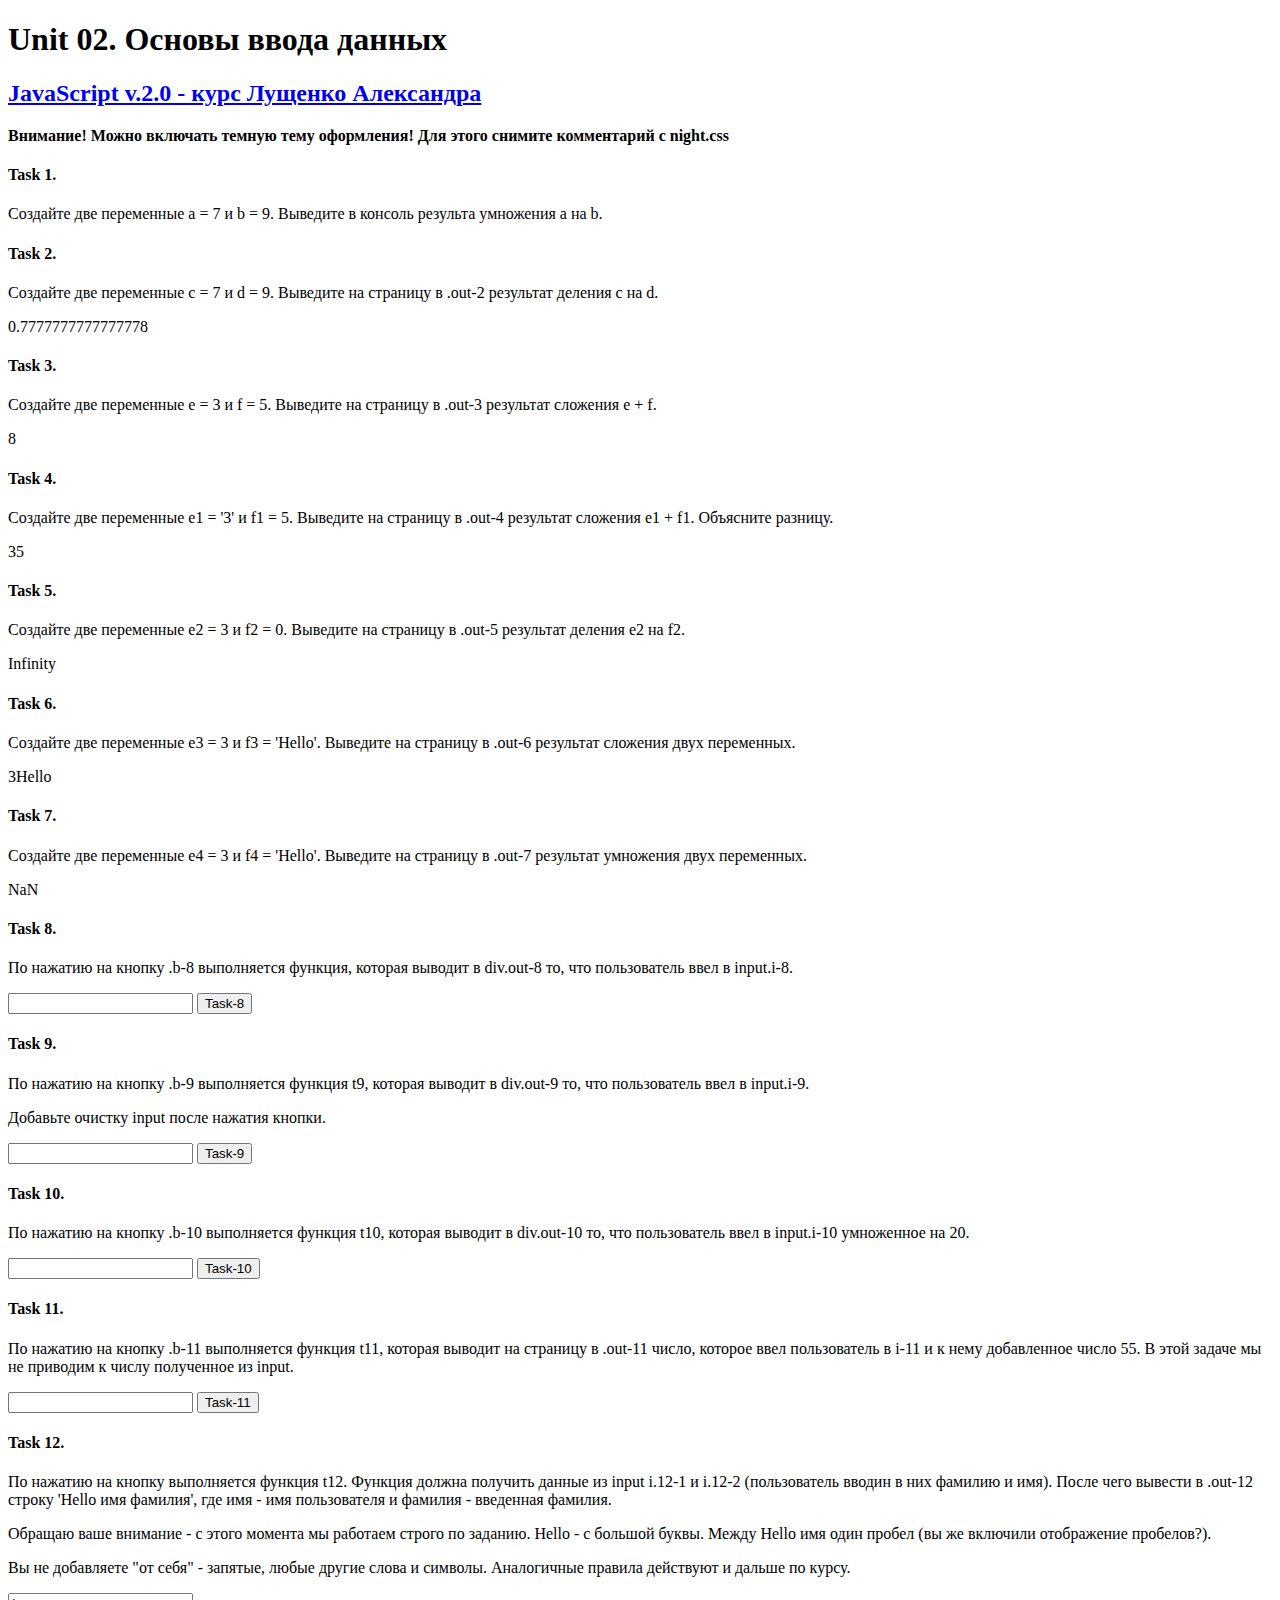
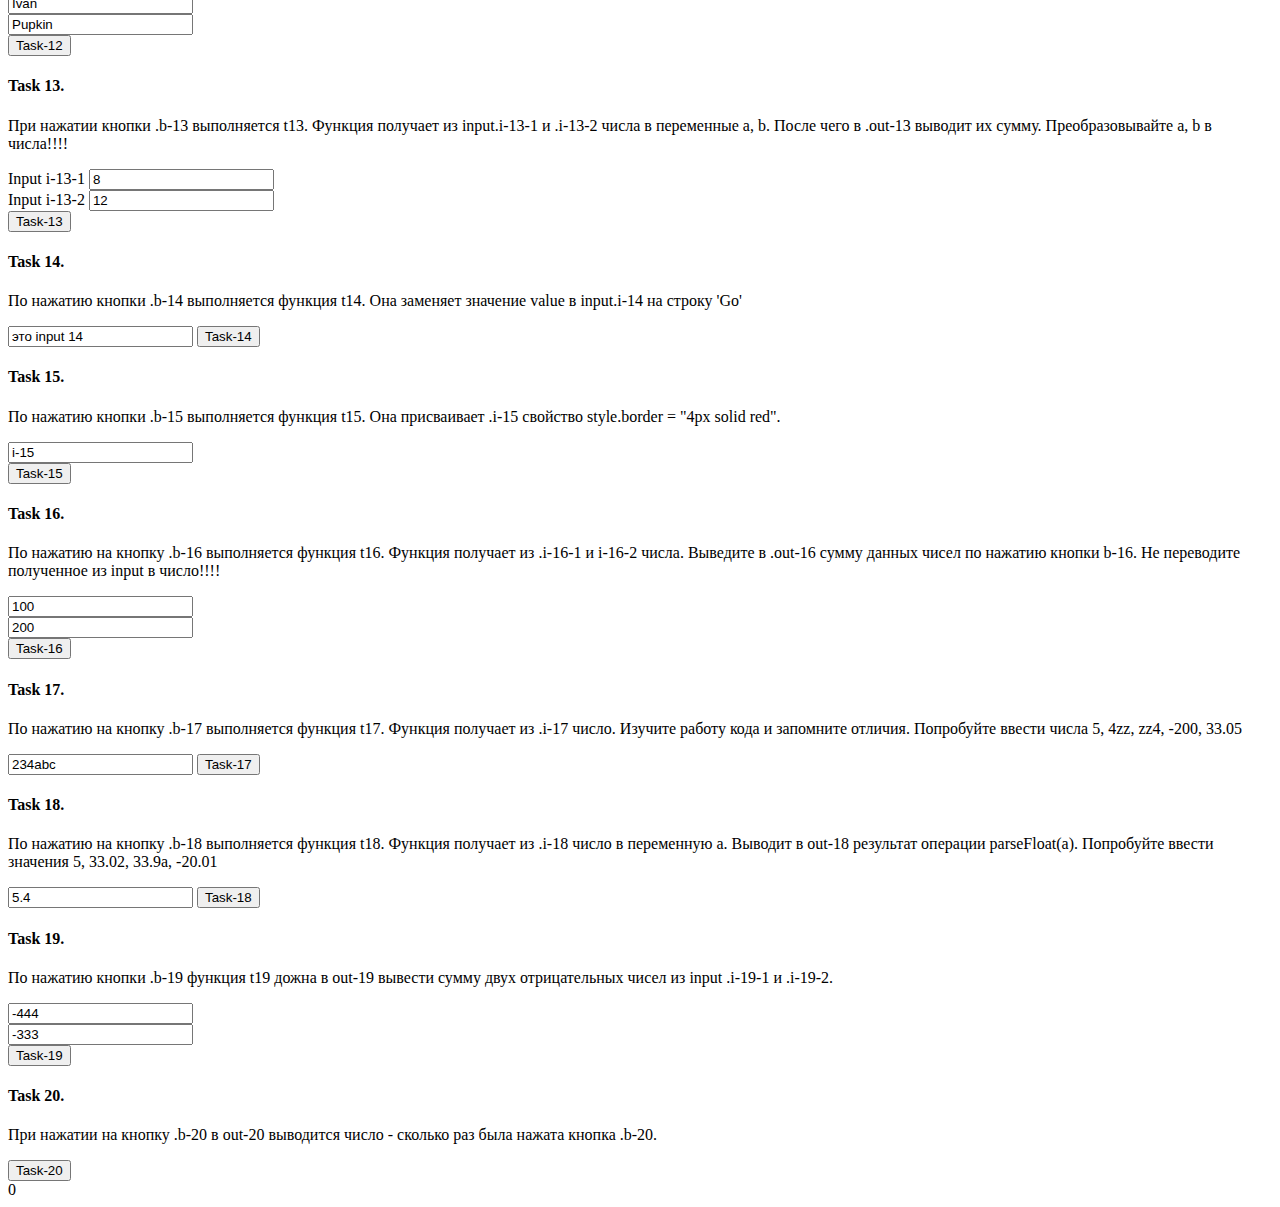
<file: unit_02/unit_02.html>
<!DOCTYPE html>
<html lang="ru">

<head>
    <meta charset="UTF-8">
    <meta name="viewport" content="width=device-width, initial-scale=1.0">
    <meta http-equiv="X-UA-Compatible" content="ie=edge">
    <link rel="shortcut icon" href="https://itgid.info/img/favicon/favicon.ico" type="image/x-icon">
    <link rel="stylesheet" href="https://itgid.info/css/skeleton.css">
    <link rel="stylesheet" href="https://itgid.info/css/style_js20.css">
    <!-- Ночной режим CSS удалите комментарий -->
    <link rel="stylesheet" href="https://itgid.info/css/night.css">
    <title>JS 2.0. Unit 02</title>
</head>

<body>
    <div class="container">
        <h1>Unit 02. Основы ввода данных </h1>
        <h2><a href="https://itgid.info/course/javascript-2" target="_blank">JavaScript v.2.0 - курс Лущенко
                Александра</a></h2>
        <p class="text-orange"><b>Внимание! Можно включать темную тему оформления! Для этого снимите комментарий с
                night.css</b></p>

        <section>
            <h4>Task 1.</h4>
            <p>Создайте две переменные a = 7 и b = 9. Выведите в консоль результа умножения a на b.</p>

        </section>

        <section>
            <h4>Task 2.</h4>
            <p>Создайте две переменные c = 7 и d = 9. Выведите на страницу в .out-2 результат деления c на d.</p>
            <div class="out-2"></div>
        </section>

        <section>
            <h4>Task 3.</h4>
            <p>Создайте две переменные e = 3 и f = 5. Выведите на страницу в .out-3 результат сложения e + f.</p>
            <div class="out-3"></div>

        </section>

        <section>
            <h4>Task 4.</h4>
            <p>Создайте две переменные e1 = '3' и f1 = 5. Выведите на страницу в .out-4 результат сложения e1 + f1.
                Объясните разницу. </p>
            <div class="out-4"></div>
        </section>

        <section>
            <h4>Task 5.</h4>
            <p>Создайте две переменные e2 = 3 и f2 = 0. Выведите на страницу в .out-5 результат деления e2 на f2.</p>
            <div class="out-5"></div>
        </section>

        <section>
            <h4>Task 6.</h4>
            <p>Создайте две переменные e3 = 3 и f3 = 'Hello'. Выведите на страницу в .out-6 результат сложения двух
                переменных. </p>
            <div class="out-6"></div>
        </section>

        <section>
            <h4>Task 7.</h4>
            <p>Создайте две переменные e4 = 3 и f4 = 'Hello'. Выведите на страницу в .out-7 результат умножения двух
                переменных.</p>
            <div class="out-7"></div>
        </section>

        <section>
            <h4>Task 8.</h4>
            <p>По нажатию на кнопку .b-8 выполняется функция, которая выводит в div.out-8 то, что пользователь ввел в
                input.i-8.</p>
            <input type="text" class="i-8">
            <button class="button-primary b-8">Task-8</button>
            <div class="out-8"></div>
        </section>

        <section>
            <h4>Task 9.</h4>
            <p>По нажатию на кнопку .b-9 выполняется функция t9, которая выводит в div.out-9 то, что пользователь ввел в
                input.i-9.</p>
            <p>Добавьте очистку input после нажатия кнопки. </p>
            <input type="number" class="i-9">
            <button class="button-primary b-9">Task-9</button>
            <div class="out-9"></div>
        </section>

        <section>
            <h4>Task 10.</h4>
            <p>По нажатию на кнопку .b-10 выполняется функция t10, которая выводит в div.out-10 то, что пользователь
                ввел в input.i-10 умноженное на 20.</p>
            <input type="number" class="i-10">
            <button class="button-primary b-10">Task-10</button>
            <div class="out-10"></div>
        </section>

        <section>
            <h4>Task 11.</h4>
            <p>По нажатию на кнопку .b-11 выполняется функция t11, которая выводит на страницу в .out-11 число, которое
                ввел
                пользователь в i-11 и к нему добавленное число 55. В этой задаче мы не приводим к числу полученное из
                input.</p>
            <input type="number" class="i-11">
            <button class="button-primary b-11">Task-11</button>
            <div class="out-11"></div>
        </section>

        <section>
            <h4>Task 12.</h4>
            <p>По нажатию на кнопку выполняется функция t12. Функция должна получить данные из input i.12-1 и i.12-2
                (пользователь
                вводин в них фамилию и имя). После чего вывести в .out-12 строку 'Hello имя фамилия', где имя - имя
                пользователя и
                фамилия - введенная фамилия.</p>
            <p class="text-orange">Обращаю ваше внимание - с этого момента мы работаем строго по заданию. Hello - с
                большой
                буквы. Между Hello имя один пробел (вы же включили отображение пробелов?).</p>
            <p class="text-orange">Вы не добавляете "от себя" - запятые, любые другие слова и символы. Аналогичные
                правила действуют и дальше по курсу.</p>
            <div><input type="text" class="i-12-1" value="Ivan"></div>
            <div><input type="text" class="i-12-2" value="Pupkin"></div>
            <button class="button-primary b-12">Task-12</button>
            <div class="out-12"></div>
        </section>

        <section>
            <h4>Task 13.</h4>
            <p>При нажатии кнопки .b-13 выполняется t13. Функция получает из input.i-13-1 и .i-13-2 числа в переменные
                a, b. После чего
                в .out-13 выводит их сумму. Преобразовывайте a, b в числа!!!!</p>
            <div>Input i-13-1 <input type="text" class="i-13-1" value="8"></div>
            <div>Input i-13-2 <input type="text" class="i-13-2" value="12"></div>
            <button class="button-primary b-13">Task-13</button>
            <div class="out-13"></div>
        </section>

        <section>
            <h4>Task 14.</h4>
            <p>По нажатию кнопки .b-14 выполняется функция t14. Она заменяет значение value в input.i-14 на строку 'Go'
            </p>
            <input type="text" class="i-14" value="это input 14">
            <button class="button-primary b-14">Task-14</button>
        </section>

        <section>
            <h4>Task 15.</h4>
            <p>По нажатию кнопки .b-15 выполняется функция t15. Она присваивает .i-15 свойство style.border = "4px solid
                red".</p>
            <div><input type="text" class="i-15" value="i-15"></div>

            <button class="button-primary b-15">Task-15</button>
        </section>


        <section>
            <h4>Task 16.</h4>
            <p>По нажатию на кнопку .b-16 выполняется функция t16. Функция получает из .i-16-1 и i-16-2 числа. Выведите
                в .out-16 сумму данных чисел по нажатию кнопки b-16. Не переводите полученное из input в число!!!!</p>
            <div><input type="number" class="i-16-1" value="100"></div>
            <div><input type="number" class="i-16-2" value="200"></div>
            <button class="button-primary b-16">Task-16</button>
            <div class="out-16"></div>
        </section>

        <section>
            <h4>Task 17.</h4>
            <p>По нажатию на кнопку .b-17 выполняется функция t17. Функция получает из .i-17 число. Изучите работу кода
                и запомните
                отличия. Попробуйте ввести числа 5, 4zz, zz4, -200, 33.05</p>
            <input type="text" class="i-17" value="234abc">
            <button class="button-primary b-17">Task-17</button>
            <div class="out-17-1"></div>
            <div class="out-17-2"></div>
            <div class="out-17-3"></div>
        </section>

        <section>
            <h4>Task 18.</h4>
            <p>По нажатию на кнопку .b-18 выполняется функция t18. Функция получает из .i-18 число в переменную a.
                Выводит в out-18
                результат операции parseFloat(a). Попробуйте ввести значения 5, 33.02, 33.9a, -20.01</p>
            <input type="text" class="i-18" value="5.4">

            <button class="button-primary b-18">Task-18</button>
            <div class="out-18"></div>
        </section>

        <section>
            <h4>Task 19.</h4>
            <p>По нажатию кнопки .b-19 функция t19 дожна в out-19 вывести сумму двух отрицательных чисел из input
                .i-19-1 и .i-19-2.</p>
            <div><input type="number" class="i-19-1" value="-444"></div>
            <div><input type="number" class="i-19-2" value="-333"></div>
            <button class="button-primary b-19">Task-19</button>
            <div class="out-19"></div>
        </section>

        <section>
            <h4>Task 20.</h4>
            <p>При нажатии на кнопку .b-20 в out-20 выводится число - сколько раз была нажата кнопка .b-20. </p>
            <button class="button-primary b-20">Task-20</button>
            <div class="out-20">0</div>
        </section>

    </div>

    <script src="unit_02.js"></script>
</body>

</html>
</file>
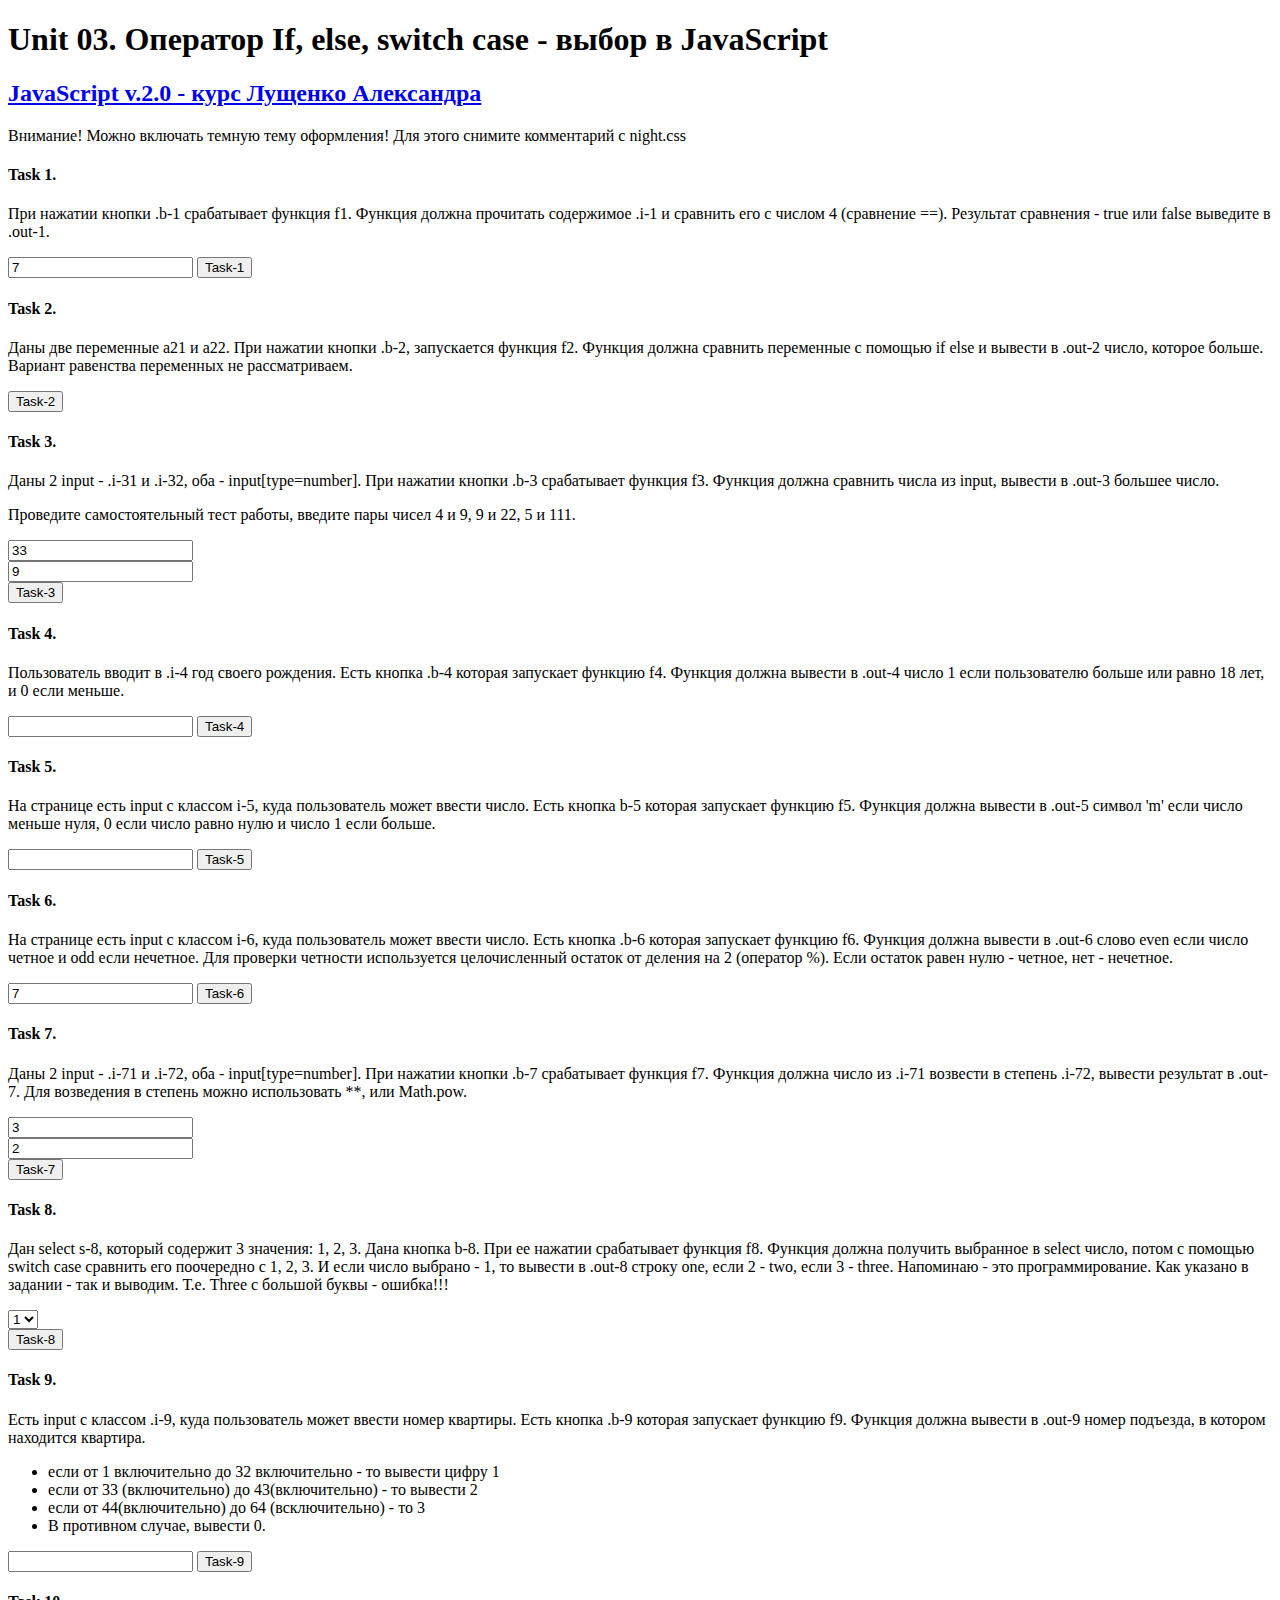
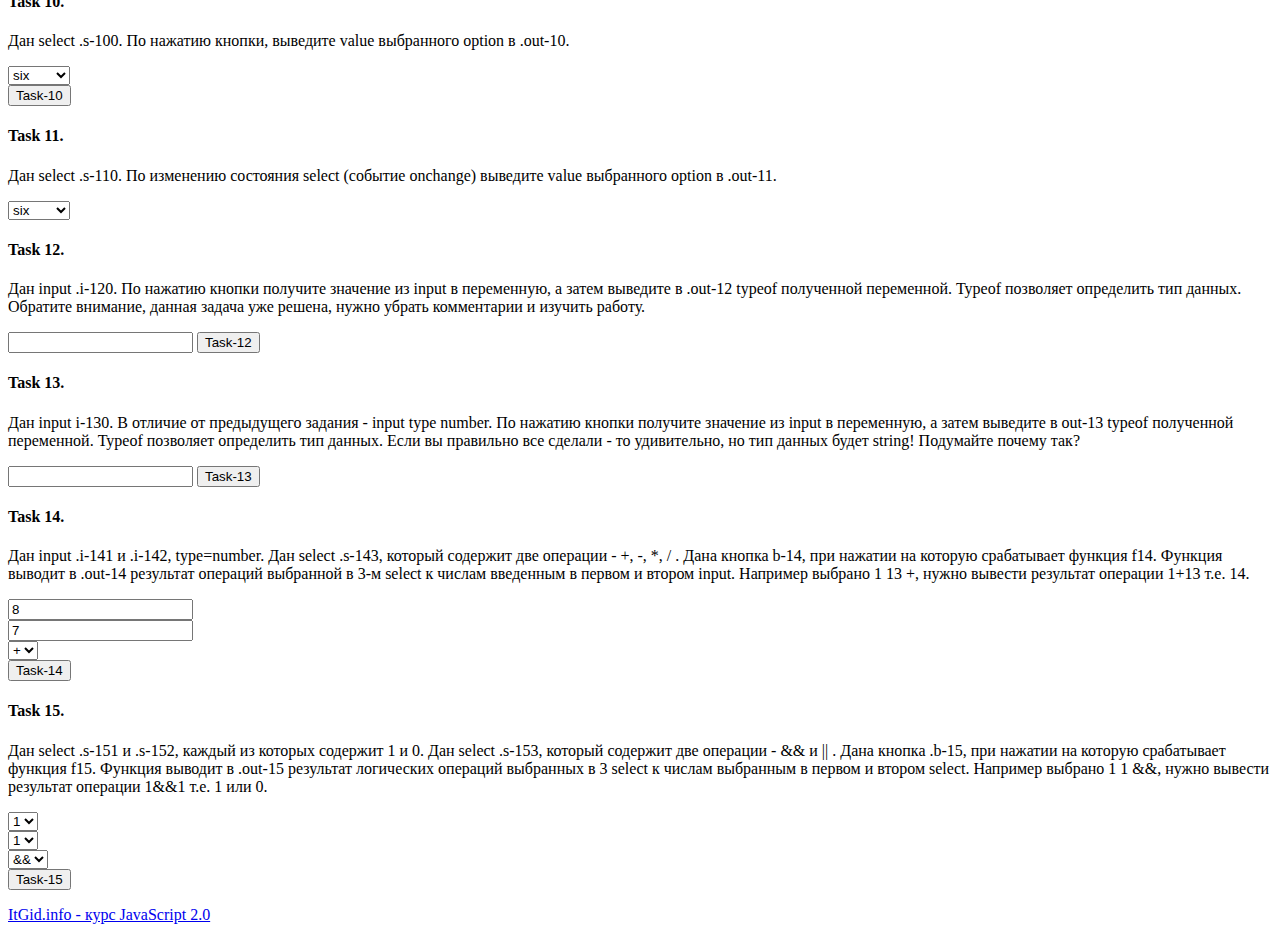
<file: unit_03/unit_03.html>
<!DOCTYPE html>
<html lang="ru">

<head>
    <meta charset="UTF-8">
    <meta name="viewport" content="width=device-width, initial-scale=1.0">
    <meta http-equiv="X-UA-Compatible" content="ie=edge">
    <link rel="shortcut icon" href="https://itgid.info/img/favicon/favicon.ico" type="image/x-icon">
    <link rel="stylesheet" href="https://itgid.info/css/skeleton.css">
    <link rel="stylesheet" href="https://itgid.info/css/style_js20.css">
    <!-- Ночной режим CSS удалите комментарий -->
    <!-- <link rel="stylesheet" href="https://itgid.info/css/night.css"> -->
    <title>JS 2.0. Unit 03</title>
</head>

<body>
    <div class="container">
        <h1>Unit 03. Оператор If, else, switch case - выбор в JavaScript</h1>
        <h2><a href="https://itgid.info/course/javascript-2" target="_blank">JavaScript v.2.0 - курс Лущенко
                Александра</a></h2>

        <p class="text-orange">Внимание! Можно включать темную тему оформления! Для этого снимите комментарий с
            night.css</p>

        <section>
            <h4>Task 1.</h4>
            <p>При нажатии кнопки .b-1 срабатывает функция f1. Функция должна прочитать содержимое .i-1 и сравнить его с
                числом 4
                (сравнение ==). Результат сравнения - true или false выведите в .out-1.</p>
            <input type="number" class="i-1" value="7">
            <button class="button-primary b-1">Task-1</button>
            <div class="out-1"></div>
        </section>

        <section>
            <h4>Task 2.</h4>
            <p>Даны две переменные a21 и a22. При нажатии кнопки .b-2, запускается функция f2. Функция должна сравнить
                переменные с
                помощью if else и вывести в .out-2 число, которое больше. Вариант равенства переменных не рассматриваем.
            </p>
            <button class="button-primary b-2">Task-2</button>
            <div class="out-2"></div>
        </section>

        <section>
            <h4>Task 3.</h4>
            <p>Даны 2 input - .i-31 и .i-32, оба - input[type=number]. При нажатии кнопки .b-3 срабатывает функция f3.
                Функция должна сравнить числа из input, вывести в .out-3 большее число.</p>
            <p>Проведите самостоятельный тест работы, введите пары чисел 4 и 9, 9 и 22, 5 и 111.</p>
            <div><input type="number" class="i-31" value="33"></div>
            <div><input type="number" class="i-32" value="9"></div>
            <button class="button-primary b-3">Task-3</button>
            <div class="out-3"></div>
        </section>

        <section>
            <h4>Task 4.</h4>
            <p>Пользователь вводит в .i-4 год своего рождения. Есть кнопка .b-4 которая запускает функцию f4. Функция
                должна вывести в .out-4 число 1 если пользователю больше или равно 18 лет, и 0 если меньше.</p>
            <input type="number" class="i-4">
            <button class="button-primary b-4">Task-4</button>
            <div class="out-4"></div>
        </section>

        <section>
            <h4>Task 5.</h4>
            <p>На странице есть input c классом i-5, куда пользователь может ввести число. Есть кнопка b-5 которая
                запускает функцию f5. Функция должна вывести в .out-5 символ 'm' если число меньше нуля, 0 если число
                равно нулю и число 1 если больше.</p>
            <input type="number" class="i-5">
            <button class="button-primary b-5">Task-5</button>
            <div class="out-5"></div>
        </section>

        <section>
            <h4>Task 6.</h4>
            <p>На странице есть input с классом i-6, куда пользователь может ввести число. Есть кнопка .b-6 которая
                запускает функцию f6. Функция должна вывести в .out-6 слово even если число четное и odd если нечетное.
                Для проверки четности используется целочисленный остаток от деления на 2 (оператор %). Если остаток
                равен нулю - четное, нет - нечетное.</p>
            <input type="number" class="i-6" value="7">
            <button class="button-primary b-6">Task-6</button>
            <div class="out-6"></div>
        </section>

        <section>
            <h4>Task 7.</h4>
            <p>Даны 2 input - .i-71 и .i-72, оба - input[type=number]. При нажатии кнопки .b-7 срабатывает функция f7.
                Функция должна
                число из .i-71 возвести в степень .i-72, вывести результат в .out-7. Для возведения в степень можно
                использовать **, или
                Math.pow.</p>
            <div><input type="number" class="i-71" value="3"></div>
            <div><input type="number" class="i-72" value="2"></div>
            <button class="button-primary b-7">Task-7</button>
            <div class="out-7"></div>
        </section>

        <section>
            <h4>Task 8.</h4>
            <p>Дан select s-8, который содержит 3 значения: 1, 2, 3. Дана кнопка b-8. При ее нажатии срабатывает функция
                f8. Функция должна получить выбранное в select число, потом с помощью switch case сравнить его
                поочередно с 1, 2, 3. И если число выбрано - 1, то вывести в .out-8 строку one, если 2 - two, если 3 -
                three. Напоминаю - это программирование. Как указано в задании - так и выводим. Т.е. Three с большой
                буквы - ошибка!!!</p>
            <div>
                <select class="s-8">
                    <option value="1">1</option>
                    <option value="2">2</option>
                    <option value="3">3</option>
                </select>
            </div>
            <button class="button-primary b-8">Task-8</button>
            <div class="out-8"></div>
        </section>

        <section>
            <h4>Task 9.</h4>
            <p> Есть input с классом .i-9, куда пользователь может ввести номер квартиры. Есть кнопка .b-9 которая
                запускает функцию f9. Функция должна вывести в .out-9 номер подъезда, в котором находится квартира.</p>
            <ul>
                <li>если от 1 включительно до 32 включительно - то вывести цифру 1</li>
                <li>если от 33 (включительно) до 43(включительно) - то вывести 2</li>
                <li>если от 44(включительно) до 64 (всключительно) - то 3</li>
                <li>В противном случае, вывести 0.</li>
            </ul>
            <input type="number" class="i-9">
            <button class="button-primary b-9">Task-9</button>
            <div class="out-9"></div>
        </section>

        <section>
            <h4>Task 10.</h4>
            <p>Дан select .s-100. По нажатию кнопки, выведите value выбранного option в .out-10.</p>
            <div>
                <select class="s-100">
                    <option value="6">six</option>
                    <option value="7">seven</option>
                    <option value="11">eleven</option>
                    <option value="9">nine</option>
                </select>
            </div>
            <button class="button-primary b-10">Task-10</button>
            <div class="out-10"></div>
        </section>

        <section>
            <h4>Task 11.</h4>
            <p>Дан select .s-110. По изменению состояния select (событие onchange) выведите value выбранного option в
                .out-11.</p>
            <div>
                <select class="s-110">
                    <option value="6">six</option>
                    <option value="7">seven</option>
                    <option value="11">eleven</option>
                    <option value="9">nine</option>
                </select>
            </div>
            <div class="out-11"></div>
        </section>

        <section>
            <h4>Task 12.</h4>
            <p>Дан input .i-120. По нажатию кнопки получите значение из input в переменную, а затем выведите в .out-12
                typeof
                полученной переменной. Typeof позволяет определить тип данных. Обратите внимание, данная задача уже
                решена, нужно убрать комментарии и изучить работу. </p>
            <input type="text" class="i-120">
            <button class="button-primary b-12">Task-12</button>
            <div class="out-12"></div>
        </section>

        <section>
            <h4>Task 13.</h4>
            <p>Дан input i-130. В отличие от предыдущего задания - input type number. По нажатию кнопки получите
                значение из input в переменную, а затем выведите в out-13 typeof полученной переменной. Typeof позволяет
                определить тип данных. Если вы правильно все сделали - то удивительно, но тип данных будет string!
                Подумайте почему так? </p>
            <input type="number" class="i-130">
            <button class="button-primary b-13">Task-13</button>
            <div class="out-13"></div>
        </section>

        <section>
            <h4>Task 14.</h4>
            <p>Дан input .i-141 и .i-142, type=number. Дан select .s-143, который содержит две операции - +, -, *, / .
                Дана кнопка b-14, при нажатии на которую срабатывает функция f14. Функция выводит в .out-14 результат операций
                выбранной в 3-м select к числам введенным в первом и втором input. Например выбрано 1 13 +, нужно вывести результат операции 1+13 т.е. 14.</p>
            <div><input type="number" class="i-141" value="8"></div>
            <div><input type="number" class="i-142" value="7"></div>
            <div>
                <select class="s-143">
                    <option value="+">+</option>
                    <option value="-">-</option>
                    <option value="*">*</option>
                    <option value="/">/</option>
                </select>
            </div>
            <button class="button-primary b-14">Task-14</button>
            <div class="out-14"></div>
        </section>

        <section>
            <h4>Task 15.</h4>
            <p>Дан select .s-151 и .s-152, каждый из которых содержит 1 и 0. Дан select .s-153, который содержит две операции - && и ||
            . Дана кнопка .b-15, при нажатии на которую срабатывает функция f15. Функция выводит в .out-15 результат логических
            операций выбранных в 3 select к числам выбранным в первом и втором select. Например выбрано 1 1 &&, нужно вывести
            результат операции 1&&1 т.е. 1 или 0.</p>
            <div>
                <select class="s-151">
                    <option value="1">1</option>
                    <option value="0">0</option>
                </select>
            </div>
            <div>
                <select class="s-152">
                    <option value="1">1</option>
                    <option value="0">0</option>
                </select>
            </div>
            <div>
                <select class="s-153">
                    <option value="&&">&&</option>
                    <option value="||">||</option>
                </select>
            </div>
            <button class="button-primary b-15">Task-15</button>
            <div class="out-15"></div>
        </section>
        <p><a href="https://itgid.info" title="Материалы с сайта ItGid.info">ItGid.info - курс JavaScript 2.0</a></p>
    </div>

    <script src="unit_03.js"></script>
</body>

</html>
</file>
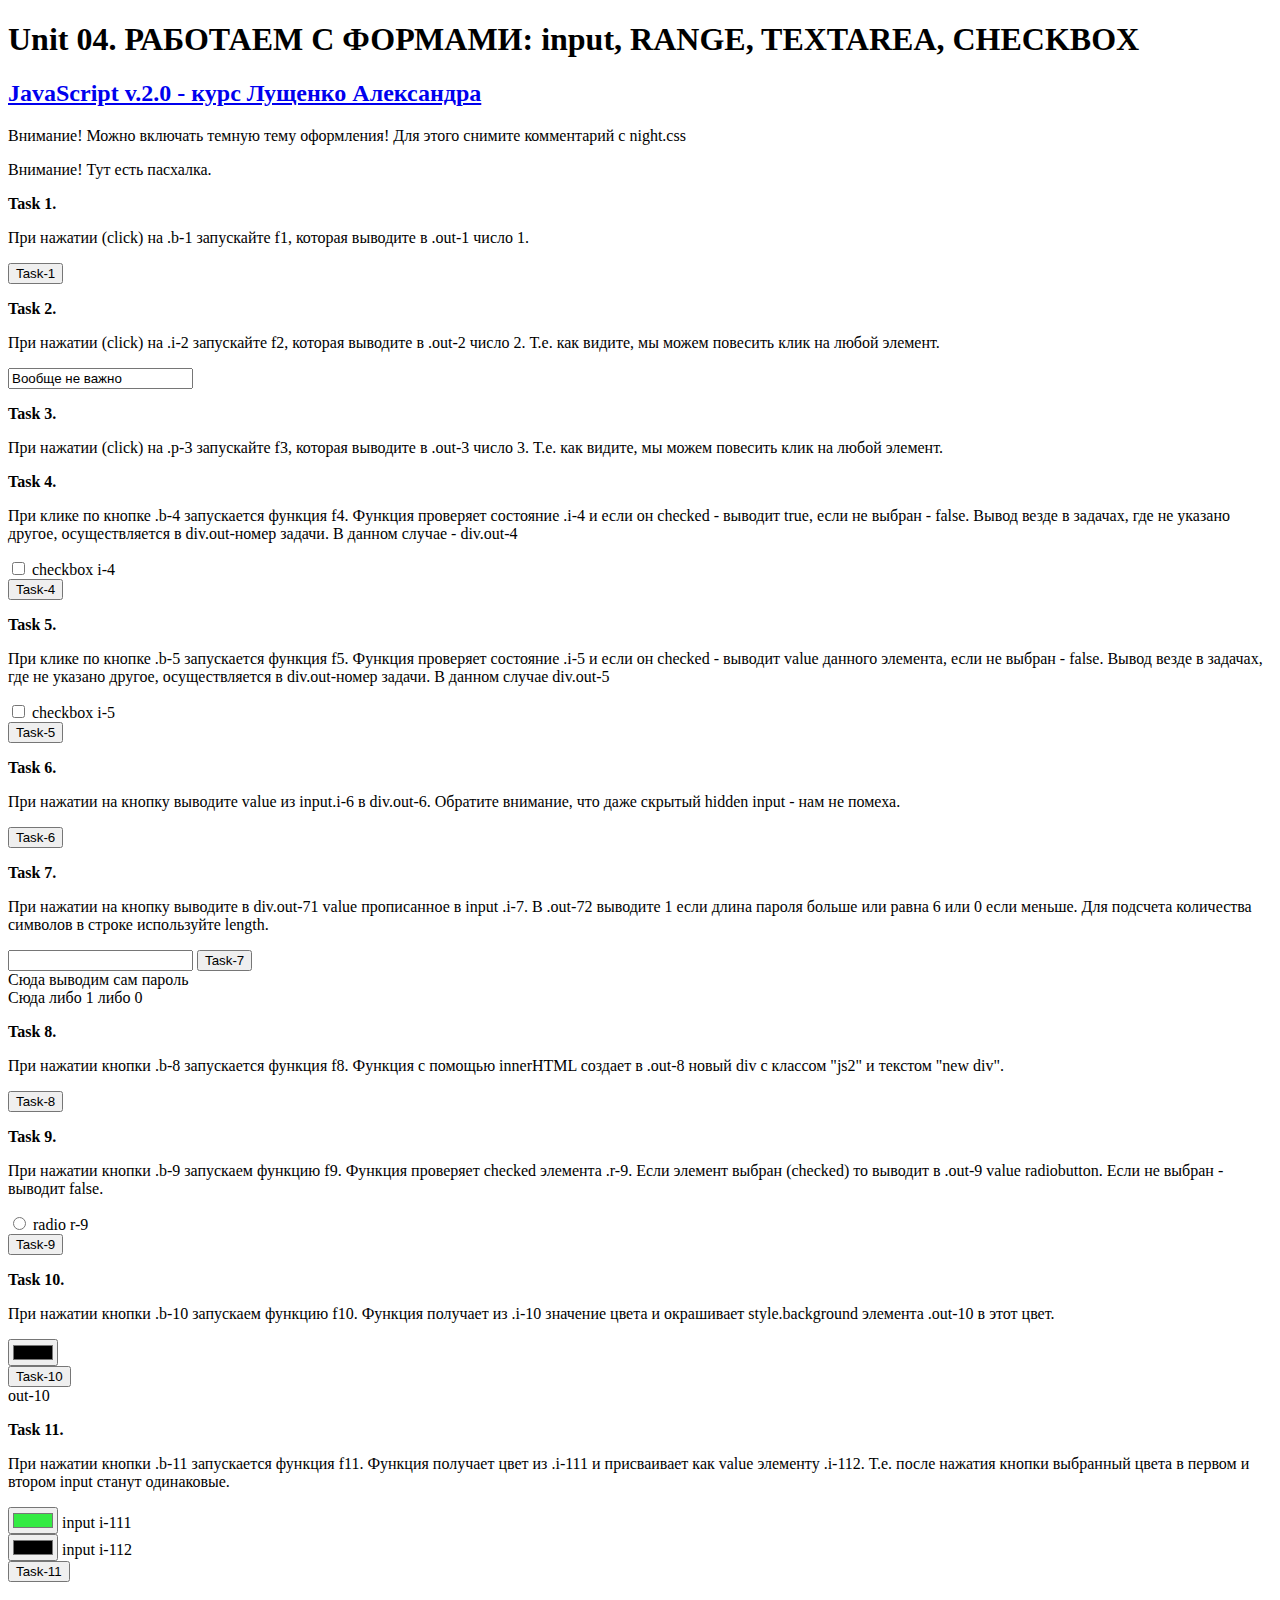
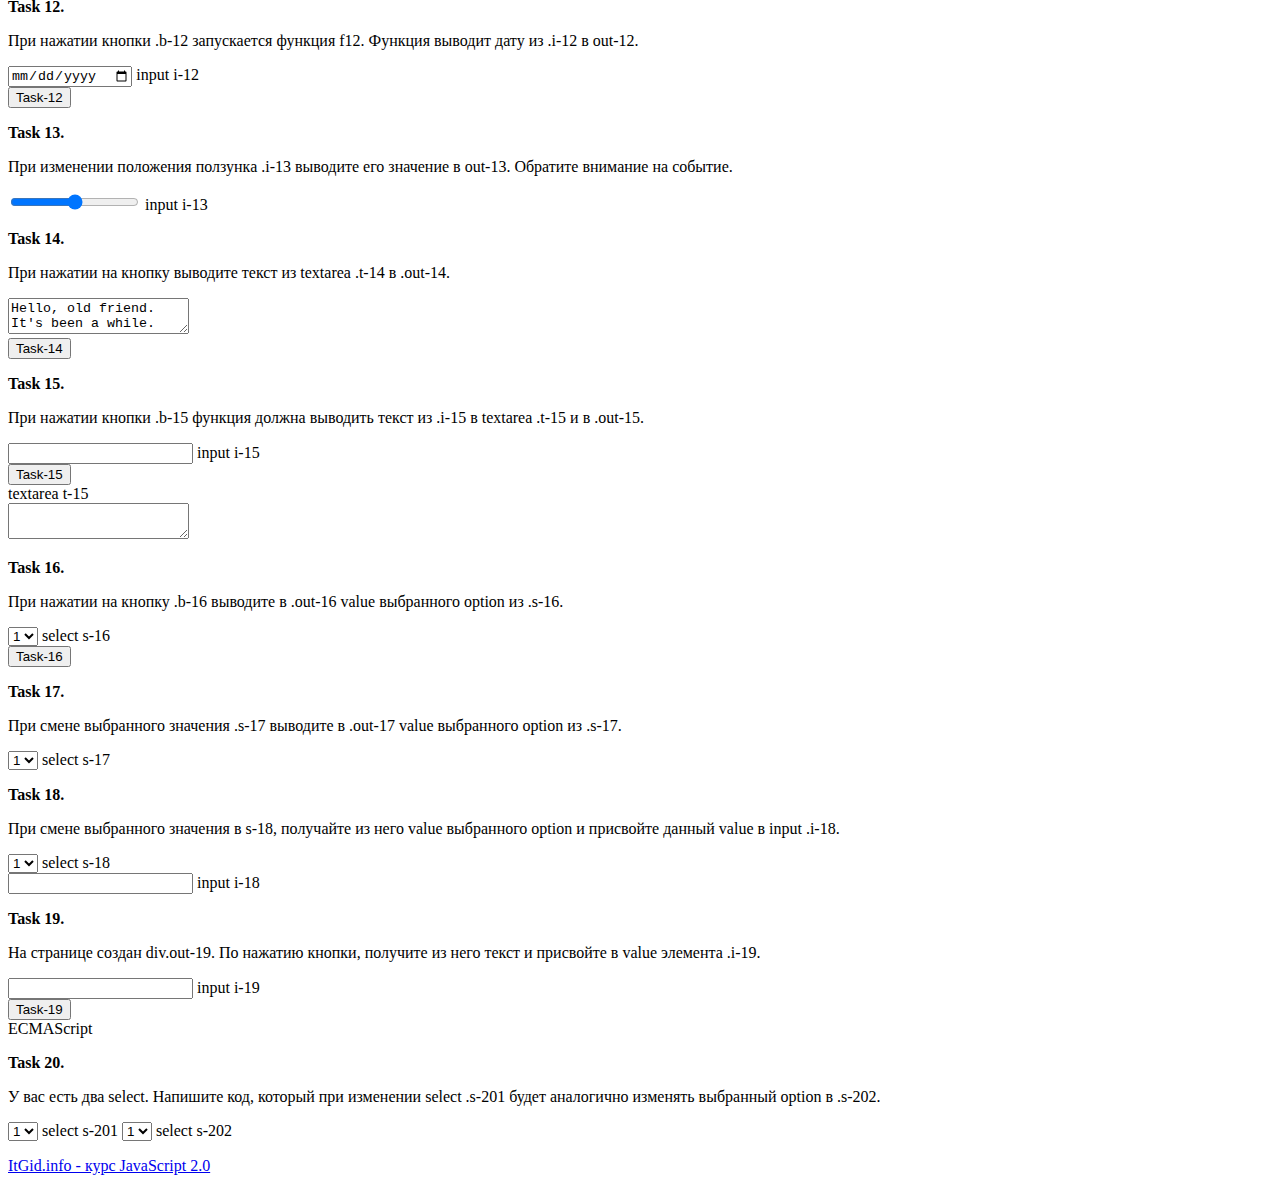
<file: unit_04/unit_04.html>
<!DOCTYPE html>
<html lang="ru">

<head>
    <meta charset="UTF-8">
    <meta name="viewport" content="width=device-width, initial-scale=1.0">
    <meta http-equiv="X-UA-Compatible" content="ie=edge">
    <link rel="shortcut icon" href="https://itgid.info/img/favicon/favicon.ico" type="image/x-icon">
    <link rel="stylesheet" href="https://itgid.info/css/skeleton.css">
    <link rel="stylesheet" href="https://itgid.info/css/style_js20.css">
    <!-- Ночной режим CSS удалите комментарий -->
    <link rel="stylesheet" href="https://itgid.info/css/night.css">
    <title>JS 2.0. Unit 04</title>
</head>

<body>
    <div class="container">
        <h1>Unit 04. РАБОТАЕМ С ФОРМАМИ: input, RANGE, TEXTAREA, CHECKBOX</h1>
        <h2><a href="https://itgid.info/course/javascript-2" target="_blank">JavaScript v.2.0 - курс Лущенко
                Александра</a></h2>
        <p class="text-orange">Внимание! Можно включать темную тему оформления! Для этого снимите комментарий с
            night.css</p>
        <p class="text-orange">Внимание! Тут есть пасхалка.</p>
        <section>
            <p><b>Task 1.</b></p>
            <p>При нажатии (click) на .b-1 запускайте f1, которая выводите в .out-1 число 1.</p>
            <button class="button-primary b-1">Task-1</button>
            <div class="out-1"></div>
        </section>

        <section>
            <p><b>Task 2.</b></p>
            <p>При нажатии (click) на .i-2 запускайте f2, которая выводите в .out-2 число 2. Т.е. как видите, мы можем
                повесить клик на
                любой элемент.</p>
            <input type="text" class="i-2" value="Вообще не важно">
            <div class="out-2"></div>
        </section>

        <section>
            <p><b>Task 3.</b></p>
            <p class="p-3">При нажатии (click) на .p-3 запускайте f3, которая выводите в .out-3 число 3. Т.е. как
                видите, мы можем повеcить клик на любой элемент.</p>
            <div class="out-3"></div>
        </section>

        <section>
            <p><b>Task 4.</b></p>
            <p>При клике по кнопке .b-4 запускается функция f4. Функция проверяет состояние .i-4 и если он checked -
                выводит true, если
                не выбран - false. Вывод везде в задачах, где не указано другое, осуществляется в div.out-номер задачи.
                В данном случае -
                div.out-4
            </p>
            <div><label><input type="checkbox" class="i-4"> checkbox i-4</label></div>
            <button class="button-primary b-4">Task-4</button>
            <div class="out-4"></div>
        </section>

        <section>
            <p><b>Task 5.</b></p>
            <p>При клике по кнопке .b-5 запускается функция f5. Функция проверяет состояние .i-5 и если он checked -
                выводит value
                данного элемента, если не выбран - false. Вывод везде в задачах, где не указано другое, осуществляется в
                div.out-номер
                задачи. В данном случае div.out-5</p>
            <div><label><input type="checkbox" class="i-5" value="task-5"> checkbox i-5</label></div>
            <button class="button-primary b-5">Task-5</button>
            <div class="out-5"></div>
        </section>

        <section>
            <p><b>Task 6.</b></p>
            <p>При нажатии на кнопку выводите value из input.i-6 в div.out-6. Обратите внимание, что даже скрытый hidden
                input - нам не
                помеха.</p>
            <input type="hidden" class="i-6" value="8987">
            <button class="button-primary b-6">Task-6</button>
            <div class="out-6"></div>
        </section>

        <section>
            <p><b>Task 7.</b></p>
            <p>При нажатии на кнопку выводите в div.out-71 value прописанное в input .i-7. В .out-72 выводите 1 если
                длина пароля
                больше или равна 6 или 0 если меньше. Для подсчета количества символов в строке используйте length.</p>
            <input type="password" class="i-7">
            <button class="button-primary b-7">Task-7</button>
            <div class="out-71 out-7">Сюда выводим сам пароль</div>
            <div class="out-72 out-7">Сюда либо 1 либо 0</div>
        </section>

        <section>
            <p><b>Task 8.</b></p>
            <p>При нажатии кнопки .b-8 запускается функция f8. Функция с помощью innerHTML создает в .out-8 новый div с
                классом "js2" и текстом "new div".</p>
            <button class="button-primary b-8">Task-8</button>
            <div class="out-8"></div>

        </section>

        <section>
            <p><b>Task 9.</b></p>
            <p>При нажатии кнопки .b-9 запускаем функцию f9. Функция проверяет checked элемента .r-9. Если элемент
                выбран (checked) то
                выводит в .out-9 value radiobutton. Если не выбран - выводит false.</p>
            <div><label><input type="radio" class="r-9" value="6572"> radio r-9</label></div>
            <button class="button-primary b-9">Task-9</button>
            <div class="out-9"></div>
        </section>

        <section>
            <p><b>Task 10.</b></p>
            <p>При нажатии кнопки .b-10 запускаем функцию f10. Функция получает из .i-10 значение цвета и окрашивает
                style.background
                элемента .out-10 в этот цвет.
            </p>
            <div><label><input type="color" class="i-10"></label></div>
            <button class="button-primary b-10">Task-10</button>
            <div class="out-10">out-10</div>
        </section>

        <section>
            <p><b>Task 11.</b></p>
            <p>При нажатии кнопки .b-11 запускается функция f11. Функция получает цвет из .i-111 и присваивает как value
                элементу
                .i-112. Т.е. после нажатия кнопки выбранный цвета в первом и втором input станут одинаковые.</p>
            <div><label><input type="color" class="i-111" value="#34eb43"> input i-111</label></div>
            <div><label><input type="color" class="i-112"> input i-112</label></div>
            <button class="button-primary b-11">Task-11</button>
        </section>

        <section>
            <p><b>Task 12.</b></p>
            <p>При нажатии кнопки .b-12 запускается функция f12. Функция выводит дату из .i-12 в out-12.</p>
            <div><label><input type="date" class="i-12"> input i-12</label></div>
            <button class="button-primary b-12">Task-12</button>
            <div class="out-12"></div>
        </section>

        <section>
            <p><b>Task 13.</b></p>
            <p>При изменении положения ползунка .i-13 выводите его значение в out-13. Обратите внимание на событие.</p>
            <div><label><input type="range" class="i-13"> input i-13</label></div>
            <div class="out-13"></div>
        </section>

        <section>
            <p><b>Task 14.</b></p>
            <p>При нажатии на кнопку выводите текст из textarea .t-14 в .out-14.</p>
            <div><textarea class="t-14">Hello, old friend. It's been a while.</textarea></div>
            <button class="button-primary b-14">Task-14</button>
            <div class="out-14"></div>
        </section>

        <section>
            <p><b>Task 15.</b></p>
            <p>При нажатии кнопки .b-15 функция должна выводить текст из .i-15 в textarea .t-15 и в .out-15.</p>
            <div><label><input type="text" class="i-15"> input i-15</label></div>
            <button class="button-primary b-15">Task-15</button>

            <div>textarea t-15</div>
            <div><textarea class="t-15"></textarea></div>
            <div class="out-15"></div>
        </section>

        <section>
            <p><b>Task 16.</b></p>
            <p>При нажатии на кнопку .b-16 выводите в .out-16 value выбранного option из .s-16.</p>
            <div> <label>
                    <select class="s-16">
                        <option value="one">1</option>
                        <option value="two">2</option>
                        <option value="five">5</option>
                    </select>
                    select s-16
                </label>
            </div>
            <button class="button-primary b-16">Task-16</button>
            <div class="out-16"></div>
        </section>

        <section>
            <p><b>Task 17.</b></p>
            <p>При смене выбранного значения .s-17 выводите в .out-17 value выбранного option из .s-17.</p>
            <div>
                <label>
                    <select class="s-17">
                        <option value="one">1</option>
                        <option value="two">2</option>
                        <option value="five">5</option>
                    </select>
                    select s-17
                </label>
            </div>
            <div class="out-17"></div>
        </section>

        <section>
            <p><b>Task 18.</b></p>
            <p>При смене выбранного значения в s-18, получайте из него value выбранного option и присвойте данный value
                в input .i-18.</p>
            <div>
                <label>
                    <select class="s-18">
                        <option value="one">1</option>
                        <option value="two">2</option>
                        <option value="five">5</option>
                    </select>
                    select s-18
                </label>
                <div><label><input type="text" class="i-18"> input i-18</label></div>
            </div>
        </section>

        <section>
            <p><b>Task 19.</b></p>
            <p>На странице создан div.out-19. По нажатию кнопки, получите из него текст и присвойте в value элемента
                .i-19.</p>
            <div><label><input type="text" class="i-19"> input i-19</label></div>
            <button class="button-primary b-19">Task-19</button>
            <div class="out-19">ECMAScript</div>


        </section>

        <section>
            <p><b>Task 20.</b></p>
            <p>У вас есть два select. Напишите код, который при изменении select .s-201 будет аналогично изменять
                выбранный option в
                .s-202.</p>
            <label>
                <select class="s-201">
                    <option value="one">1</option>
                    <option value="two">2</option>
                    <option value="five">5</option>
                </select>
                select s-201
            </label>
            <label>
                <select class="s-202">
                    <option value="one">1</option>
                    <option value="two">2</option>
                    <option value="five">5</option>
                </select>
                select s-202
            </label>
        </section>
        <p><a href="https://itgid.info" title="Материалы с сайта ItGid.info">ItGid.info - курс JavaScript 2.0</a></p>

    </div>

    <script src="unit_04.js"></script>
</body>

</html>
</file>
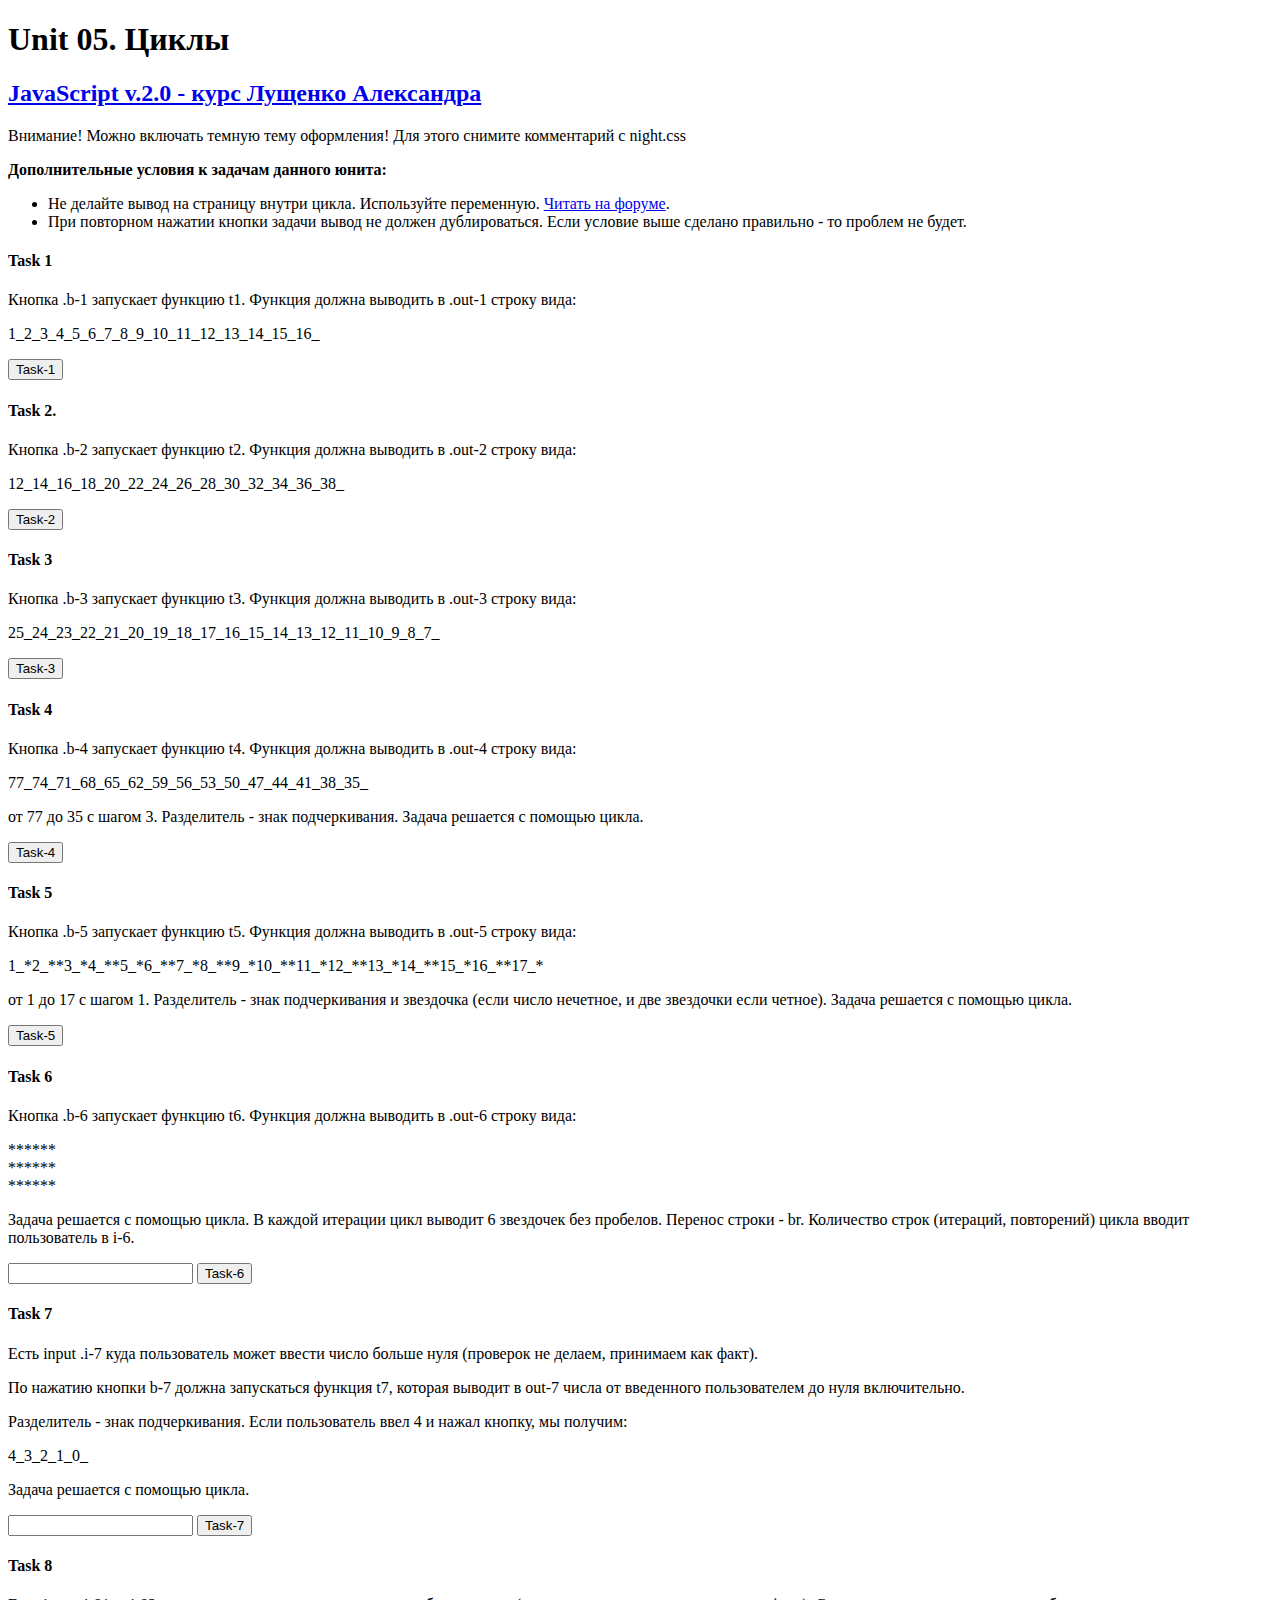
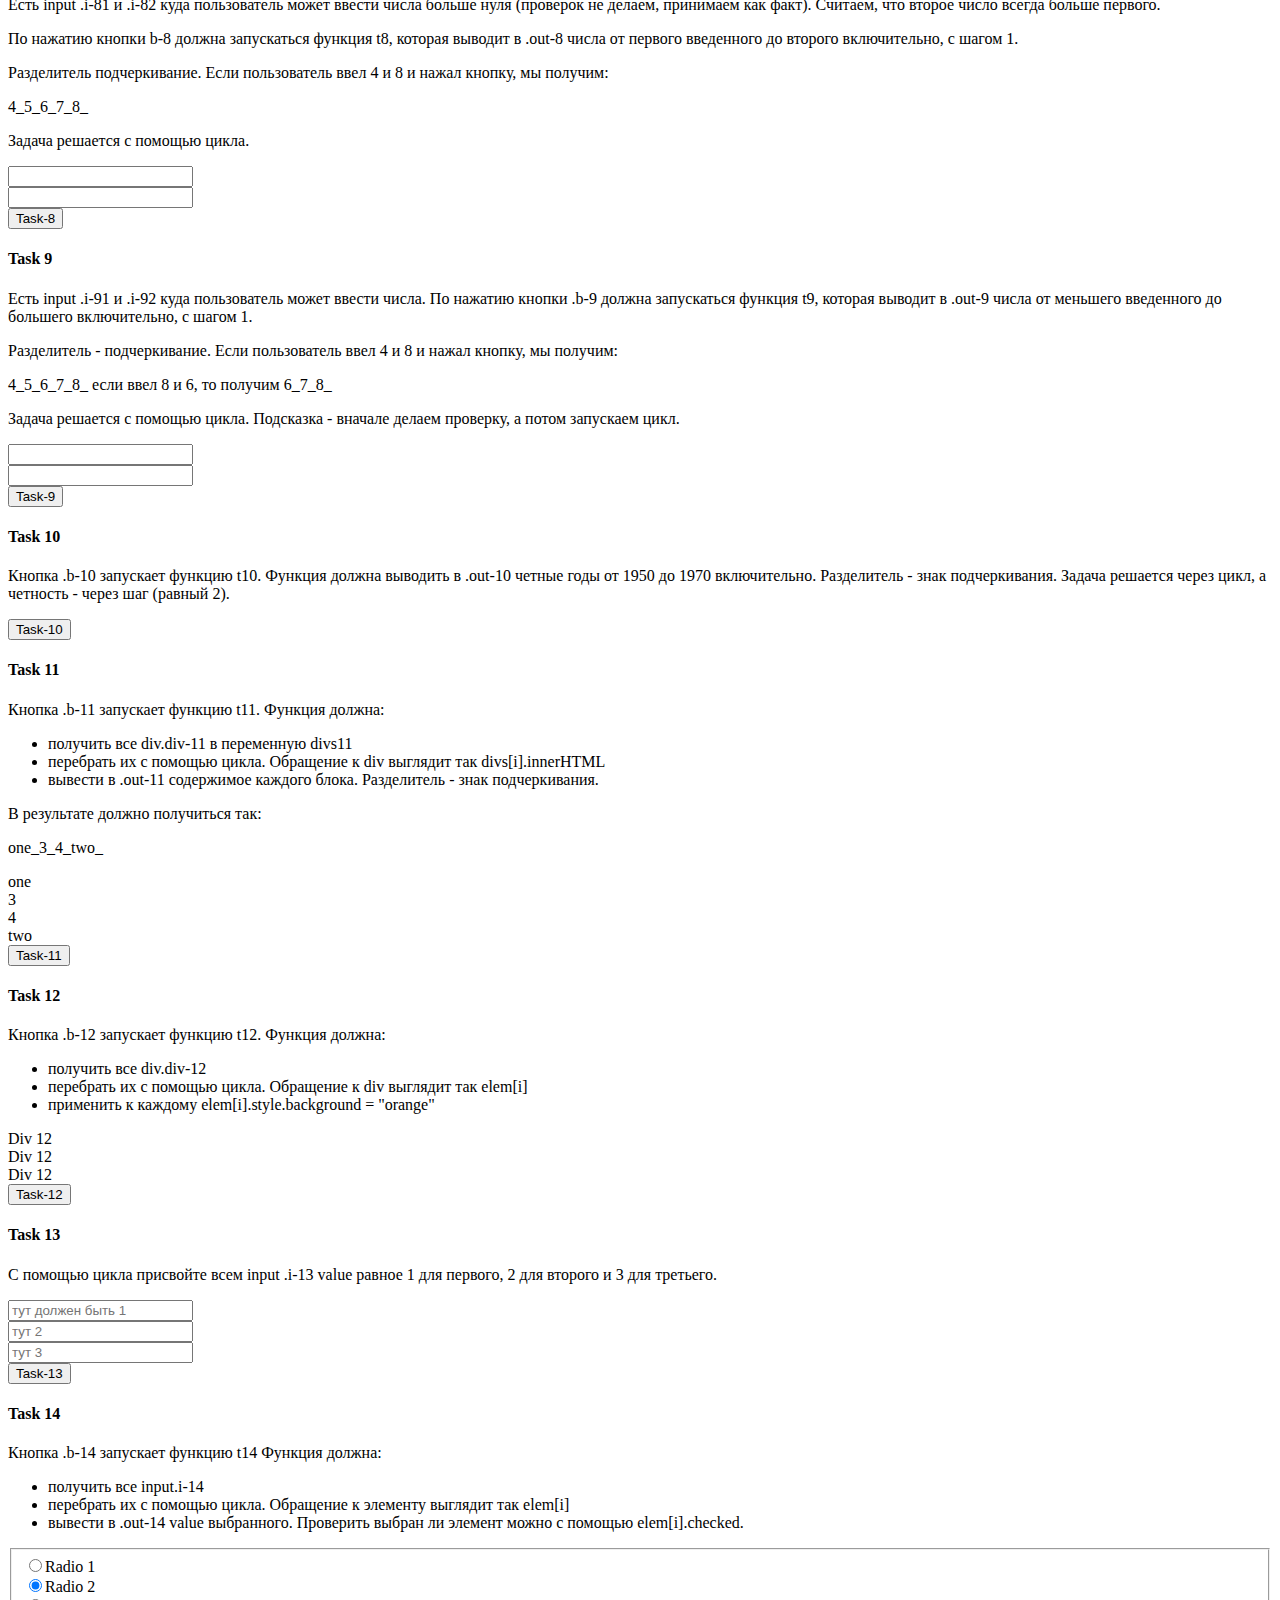
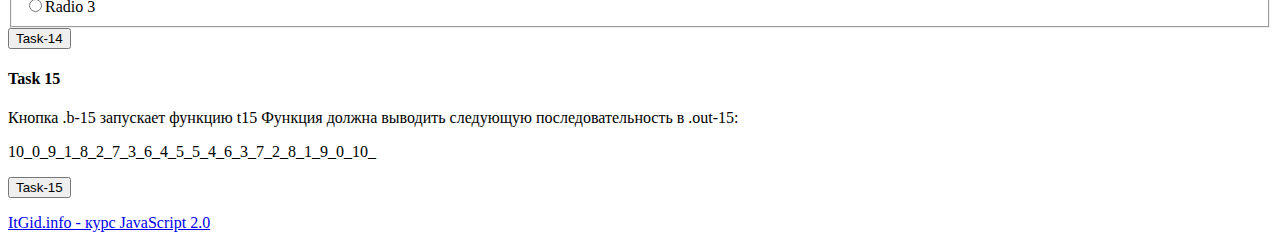
<file: unit_05/unit_05.html>
<!DOCTYPE html>
<html lang="ru">

<head>
    <meta charset="UTF-8">
    <meta name="viewport" content="width=device-width, initial-scale=1.0">
    <meta http-equiv="X-UA-Compatible" content="ie=edge">
    <link rel="shortcut icon" href="https://itgid.info/img/favicon/favicon.ico" type="image/x-icon">
    <link rel="stylesheet" href="https://itgid.info/css/skeleton.css">
    <link rel="stylesheet" href="https://itgid.info/css/style_js20.css">
    <!-- Ночной режим CSS удалите комментарий -->
     <link rel="stylesheet" href="https://itgid.info/css/night.css">
    <title>JS 2.0. Unit 05</title>
</head>

<body>
    <div class="container">
        <h1>Unit 05. Циклы</h1>
        <h2><a href="https://itgid.info/course/javascript-2" target="_blank">JavaScript v.2.0 - курс Лущенко
                Александра</a></h2>

        <p class="text-orange">Внимание! Можно включать темную тему оформления! Для этого снимите комментарий с
            night.css</p>

        <!-- <p>И да, здесь есть пасхалка</p> -->

        <p><strong>Дополнительные условия к задачам данного юнита:</strong></p>
        <ul>
            <li>Не делайте вывод на страницу внутри цикла. Используйте переменную. <a
                    href="https://itgid.info/forum/post?course=1&unit=28&task=564" target="_blank">Читать на форуме</a>.
            </li>
            <li>При повторном нажатии кнопки задачи вывод не должен дублироваться. Если условие выше сделано правильно
                - то проблем не будет.</li>
        </ul>
        <section>
            <h4>Task 1</h4>
            <p>Кнопка .b-1 запускает функцию t1. Функция должна выводить в .out-1 строку вида:</p>
            <p class="cd">1_2_3_4_5_6_7_8_9_10_11_12_13_14_15_16_</p>

            <button class="button-primary b-1">Task-1</button>
            <div class="out-1"></div>
        </section>

        <section>
            <h4>Task 2.</h4>
            <p>Кнопка .b-2 запускает функцию t2. Функция должна выводить в .out-2 строку вида:</p>
            <p class="cd">12_14_16_18_20_22_24_26_28_30_32_34_36_38_</p>
            <button class="button-primary b-2">Task-2</button>
            <div class="out-2"></div>
        </section>

        <section>
            <h4>Task 3</h4>
            <p>Кнопка .b-3 запускает функцию t3. Функция должна выводить в .out-3 строку вида:</p>
            <p class="cd">25_24_23_22_21_20_19_18_17_16_15_14_13_12_11_10_9_8_7_</p>
            <button class="button-primary b-3">Task-3</button>
            <div class="out-3"></div>
        </section>

        <section>
            <h4>Task 4</h4>
            <p>Кнопка .b-4 запускает функцию t4. Функция должна выводить в .out-4 строку вида:</p>
            <p class="cd">77_74_71_68_65_62_59_56_53_50_47_44_41_38_35_</p>
            <p> от 77 до 35 c шагом 3. Разделитель - знак подчеркивания. Задача решается с помощью цикла.
            </p>
            <button class="button-primary b-4">Task-4</button>
            <div class="out-4"></div>
        </section>

        <section>
            <h4>Task 5</h4>
            <p>Кнопка .b-5 запускает функцию t5. Функция должна выводить в .out-5 строку вида:</p>
            <p class="cd">1_*2_**3_*4_**5_*6_**7_*8_**9_*10_**11_*12_**13_*14_**15_*16_**17_*</p>
            <p> от 1 до 17 c шагом 1. Разделитель - знак подчеркивания и звездочка (если число нечетное, и две звездочки
                если четное).
                Задача решается с помощью цикла.
            </p>
            <button class="button-primary b-5">Task-5</button>
            <div class="out-5"></div>
        </section>

        <section>
            <h4>Task 6</h4>
            <p>Кнопка .b-6 запускает функцию t6. Функция должна выводить в .out-6 строку вида:</p>
            <div class="cd">
                ******<br>
                ******<br>
                ******<br>
            </div>
            <p> Задача решается с помощью цикла. В каждой итерации цикл выводит 6 звездочек без пробелов. Перенос строки
                - br. Количество строк (итераций, повторений) цикла вводит пользователь в i-6.
            </p>
            <input type="number" class="i-6">
            <button class="button-primary b-6">Task-6</button>
            <div class="out-6"></div>
        </section>

        <section>
            <h4>Task 7</h4>
            <p>Есть input .i-7 куда пользователь может ввести число больше нуля (проверок не делаем, принимаем как
                факт).</p>
            <p>По нажатию кнопки b-7 должна запускаться функция t7, которая выводит в out-7 числа от введенного
                пользователем до
                нуля включительно. </p>
            <p>Разделитель - знак подчеркивания. Если пользователь ввел 4 и нажал кнопку, мы получим:</p>
            <p class="cd">4_3_2_1_0_</p>
            <p>Задача решается с помощью цикла.</p>
            <input type="number" class="i-7">
            <button class="button-primary b-7">Task-7</button>
            <div class="out-7"></div>
        </section>


        <section>
            <h4>Task 8</h4>
            <p>Есть input .i-81 и .i-82 куда пользователь может ввести числа больше нуля (проверок не делаем, принимаем
                как факт). Считаем, что второе число всегда больше первого.</p>
            <p>По нажатию кнопки b-8 должна запускаться
                функция t8, которая выводит в .out-8 числа от первого введенного до второго включительно, с шагом 1.</p>
            <p>Разделитель подчеркивание. Если пользователь ввел 4 и 8 и нажал кнопку, мы получим:</p>
            <p class="cd">
                4_5_6_7_8_
            </p>
            <p>Задача решается с помощью цикла.</p>
            <div><input type="number" class="i-81"></div>
            <div><input type="number" class="i-82"></div>

            <button class="button-primary b-8">Task-8</button>
            <div class="out-8"></div>
        </section>

        <section>
            <h4>Task 9</h4>
            <p>Есть input .i-91 и .i-92 куда пользователь может ввести числа. По нажатию кнопки .b-9 должна запускаться
                функция t9, которая выводит в .out-9 числа от меньшего введенного до большего включительно, с шагом 1.
            </p>
            <p>Разделитель - подчеркивание. Если пользователь ввел 4 и 8 и нажал кнопку, мы получим:</p>
            <p class="cd">
                4_5_6_7_8_
                если ввел 8 и 6, то получим
                6_7_8_
            </p>
            <p> Задача решается с помощью цикла. Подсказка - вначале делаем проверку, а потом запускаем цикл.</p>
            <div><input type="number" class="i-91"></div>
            <div><input type="number" class="i-92"></div>
            <button class="button-primary b-9">Task-9</button>
            <div class="out-9"></div>
        </section>

        <section>
            <h4>Task 10</h4>
            <p>Кнопка .b-10 запускает функцию t10. Функция должна выводить в .out-10 четные годы от 1950 до 1970
                включительно. Разделитель - знак подчеркивания. Задача решается через цикл, а четность - через шаг (равный 2).</p>
            <button class="button-primary b-10">Task-10</button>
            <div class="out-10"></div>
        </section>

        <section>
            <h4>Task 11</h4>
            <p>Кнопка .b-11 запускает функцию t11. Функция должна:</p>
            <ul>
                <li>получить все div.div-11 в переменную divs11</li>
                <li>перебрать их с помощью цикла. Обращение к div выглядит так divs[i].innerHTML</li>
                <li>вывести в .out-11 содержимое каждого блока. Разделитель - знак подчеркивания.</li>
            </ul>
            <p>В результате должно получиться так:</p>
            <p class="cd">one_3_4_two_</p>
            <div class="div-11">one</div>
            <div class="div-11">3</div>
            <div class="div-11">4</div>
            <div class="div-11">two</div>
            <button class="button-primary b-11">Task-11</button>
            <div class="out-11"></div>
        </section>

        <section>
            <h4>Task 12</h4>
            <p>Кнопка .b-12 запускает функцию t12. Функция должна:</p>
            <ul>
                <li>получить все div.div-12</li>
                <li>перебрать их с помощью цикла. Обращение к div выглядит так elem[i]</li>
                <li>применить к каждому elem[i].style.background = "orange"</li>
            </ul>
            <div class="div-12">Div 12</div>
            <div class="div-12">Div 12</div>
            <div class="div-12">Div 12</div>
            <button class="button-primary b-12">Task-12</button>
        </section>

        <section>
            <h4>Task 13</h4>
            <p>С помощью цикла присвойте всем input .i-13 value равное 1 для первого, 2 для второго и 3 для третьего.
            </p>
            <div>
                <input type="text" placeholder="тут должен быть 1" class="i-13">
            </div>
            <div>
                <input type="text" placeholder="тут 2" class="i-13">
            </div>
            <div>
                <input type="text" placeholder="тут 3" class="i-13">
            </div>
            <button class="button-primary b-13">Task-13</button>
        </section>

        <section>
            <h4>Task 14</h4>
            <p>Кнопка .b-14 запускает функцию t14 Функция должна:</p>
            <ul>
                <li>получить все input.i-14</li>
                <li>перебрать их с помощью цикла. Обращение к элементу выглядит так elem[i]</li>
                <li>вывести в .out-14 value выбранного. Проверить выбран ли элемент можно с помощью elem[i].checked.
                </li>
            </ul>
            <fieldset>
                <div>
                    <label><input type="radio" name="i-14" class="i-14" value="marvin">Radio 1</label>
                </div>
                <div>
                    <label><input type="radio" name="i-14" class="i-14" value="tricia" checked>Radio 2</label>
                </div>
                <div>
                    <label><input type="radio" name="i-14" class="i-14" value="beeblebrox">Radio 3</label>
                </div>
            </fieldset>
            <button class="button-primary b-14">Task-14</button>
            <div class="out-14"></div>
        </section>

        <section>
            <h4>Task 15</h4>
            <p>Кнопка .b-15 запускает функцию t15 Функция должна выводить следующую последовательность в .out-15:</p>
            <p class="cd">
                10_0_9_1_8_2_7_3_6_4_5_5_4_6_3_7_2_8_1_9_0_10_
            </p>

            <button class="button-primary b-15">Task-15</button>
            <div class="out-15"></div>
        </section>
        <p><a href="https://itgid.info" title="Материалы с сайта ItGid.info">ItGid.info - курс JavaScript 2.0</a></p>

    </div>

    <script src="unit_05.js"></script>
</body>

</html>
</file>
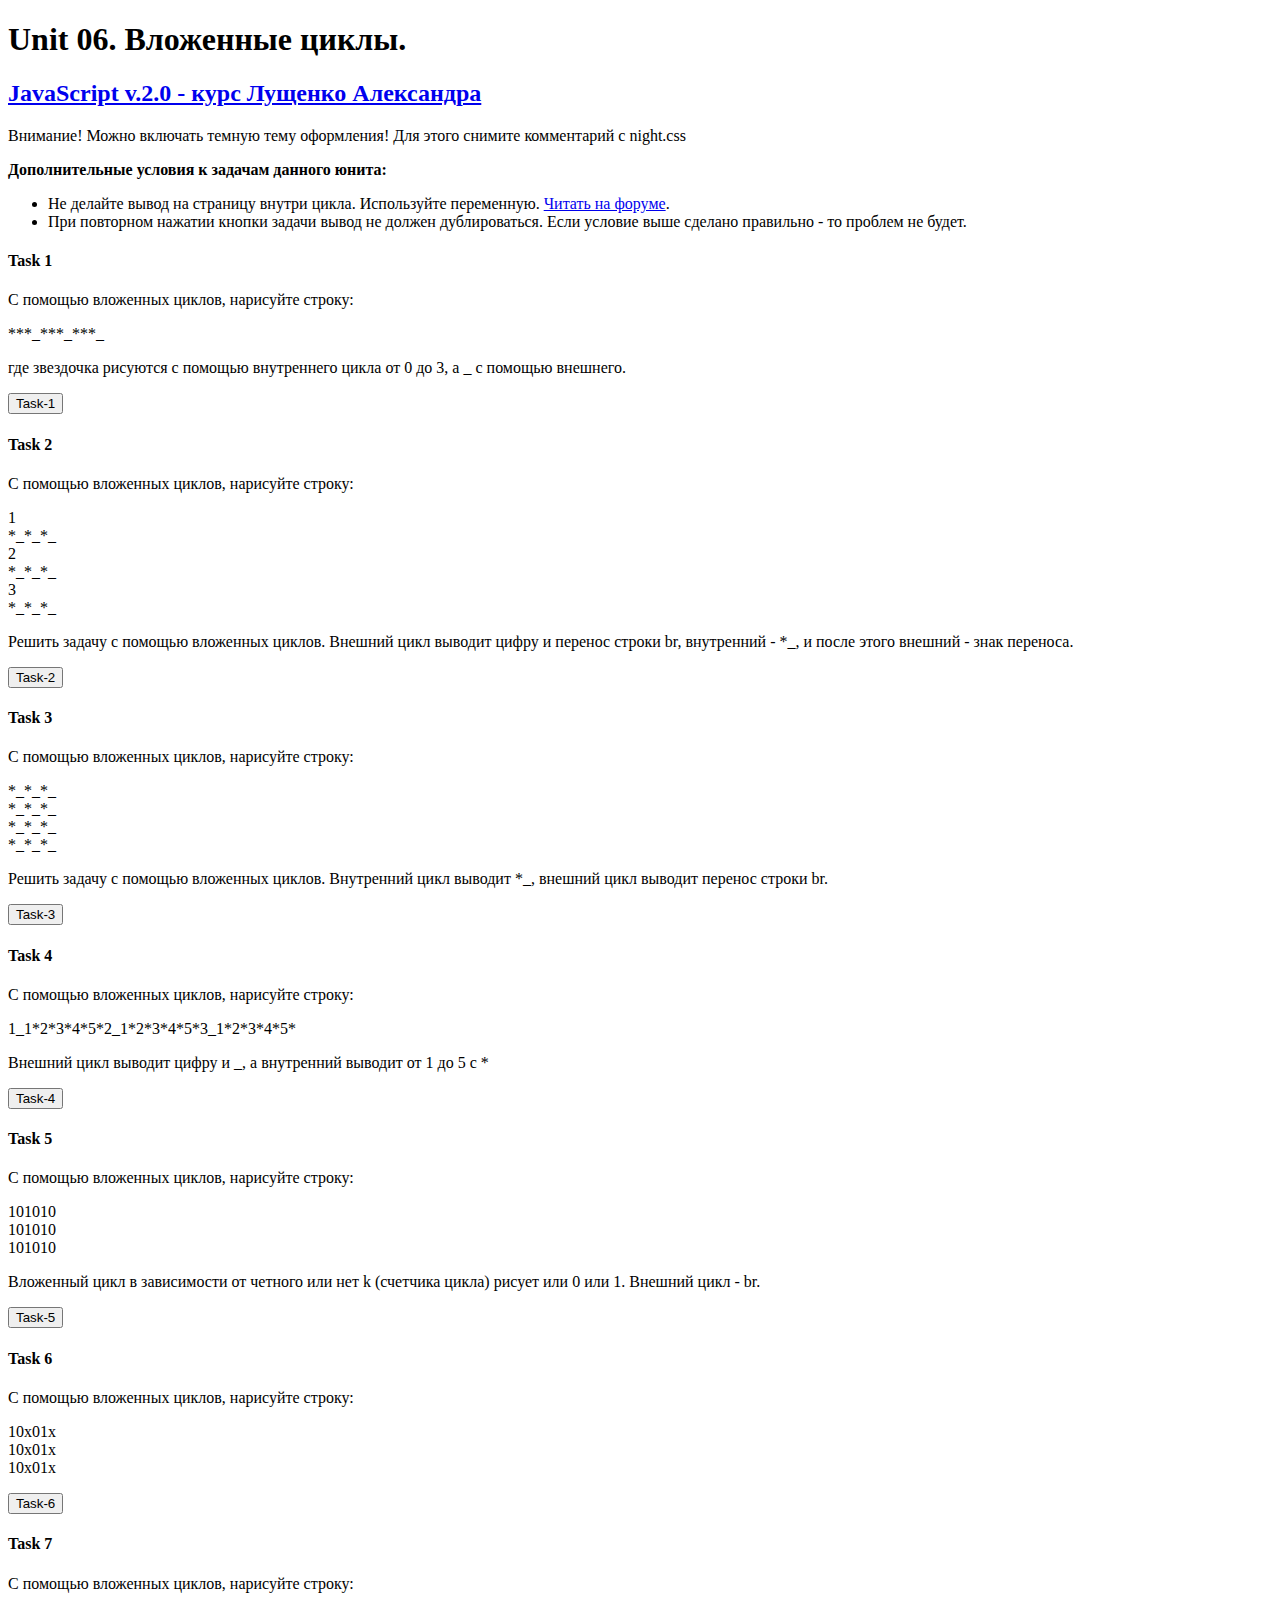
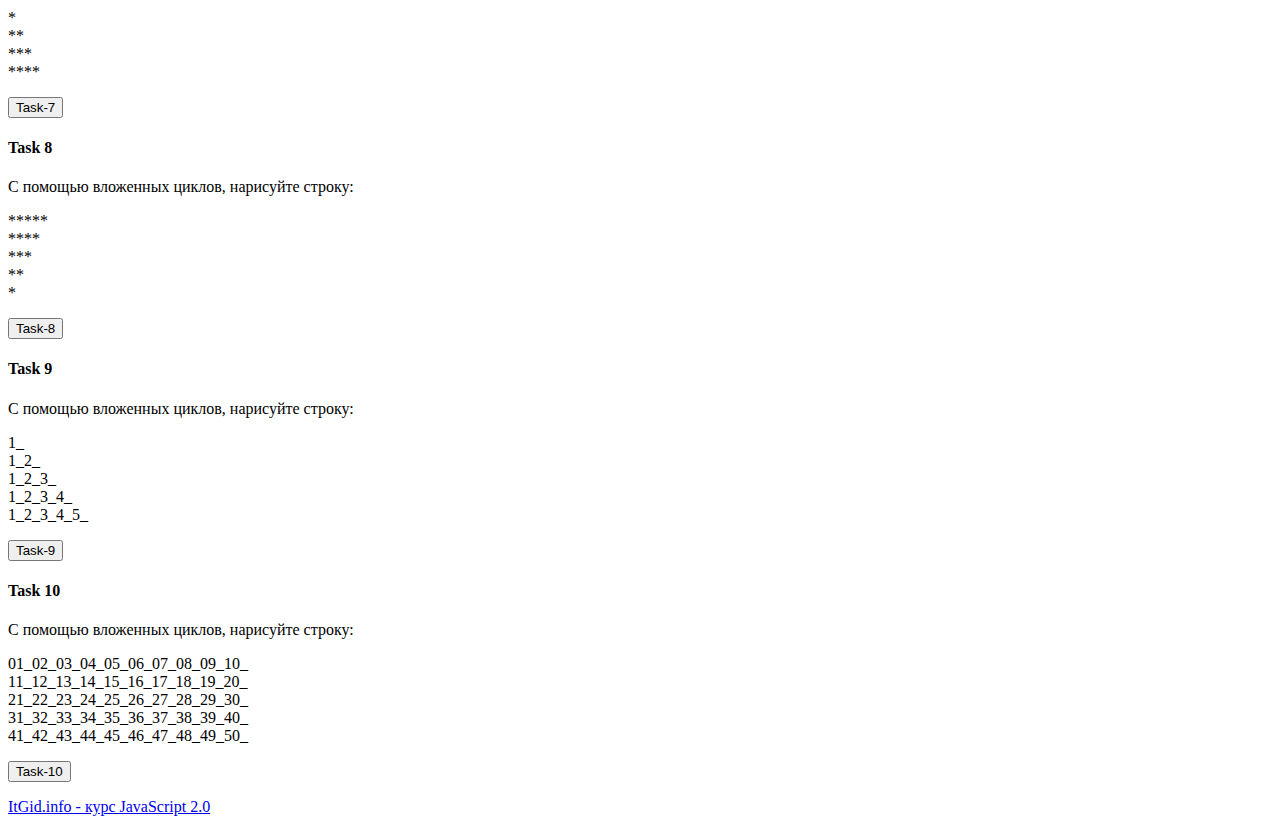
<file: unit_06/unit_06.html>
<!DOCTYPE html>
<html lang="ru">

<head>
    <meta charset="UTF-8">
    <meta name="viewport" content="width=device-width, initial-scale=1.0">
    <meta http-equiv="X-UA-Compatible" content="ie=edge">
    <link rel="shortcut icon" href="https://itgid.info/img/favicon/favicon.ico" type="image/x-icon">
    <link rel="stylesheet" href="https://itgid.info/css/skeleton.css">
    <link rel="stylesheet" href="https://itgid.info/css/style_js20.css">
    <!-- Ночной режим CSS удалите комментарий -->
     <link rel="stylesheet" href="https://itgid.info/css/night.css">
    <title>JS 2.0. Unit 06</title>
</head>

<body>
    <div class="container">
        <h1>Unit 06. Вложенные циклы.</h1>
        <h2><a href="https://itgid.info/course/javascript-2" target="_blank">JavaScript v.2.0 - курс Лущенко
                Александра</a></h2>

        <p class="text-orange">Внимание! Можно включать темную тему оформления! Для этого снимите комментарий с
            night.css</p>

        <!-- <p>И да, здесь есть пасхалка</p> -->

        <p><strong>Дополнительные условия к задачам данного юнита:</strong></p>
        <ul>
            <li>Не делайте вывод на страницу внутри цикла. Используйте переменную. <a
                    href="https://itgid.info/forum/post?course=1&unit=28&task=564" target="_blank">Читать на форуме</a>.
            </li>
            <li>При повторном нажатии кнопки задачи вывод не должен дублироваться. Если условие выше сделано правильно
                - то проблем не будет.</li>
        </ul>
        <section>
            <h4>Task 1</h4>
            <p>С помощью вложенных циклов, нарисуйте строку:</p>
            <p class="cd">***_***_***_</p>
            <p>где звездочкa рисуются с помощью внутреннего цикла от 0 до 3, а _ с помощью внешнего.</p>
            <button class="button-primary b-1">Task-1</button>
            <div class="out-1"></div>
        </section>

        <section>
            <h4>Task 2</h4>
            <p>С помощью вложенных циклов, нарисуйте строку:</p>
            <p class="cd">
                1<br>
                *_*_*_<br>
                2<br>
                *_*_*_<br>
                3<br>
                *_*_*_<br>
            </p>
            <p>Решить задачу с помощью вложенных циклов. Внешний цикл выводит цифру и перенос строки br, внутренний -
                *_, и после
                этого внешний - знак переноса.</p>
            <button class="button-primary b-2">Task-2</button>
            <div class="out-2"></div>
        </section>

        <section>
            <h4>Task 3</h4>
            <p>С помощью вложенных циклов, нарисуйте строку:</p>
            <p class="cd">
                *_*_*_<br>
                *_*_*_<br>
                *_*_*_<br>
                *_*_*_<br>
            </p>
            <p>Решить задачу с помощью вложенных циклов. Внутренний цикл выводит *_, внешний цикл выводит перенос строки
                br.</p>
            <button class="button-primary b-3">Task-3</button>
            <div class="out-3"></div>
        </section>

        <section>
            <h4>Task 4</h4>
            <p>С помощью вложенных циклов, нарисуйте строку:</p>
            <p class="cd">1_1*2*3*4*5*2_1*2*3*4*5*3_1*2*3*4*5*</p>
            <p>Внешний цикл выводит цифру и _, а внутренний выводит от 1 до 5 с *</p>
            <button class="button-primary b-4">Task-4</button>
            <div class="out-4"></div>
        </section>

        <section>
            <h4>Task 5</h4>
            <p>С помощью вложенных циклов, нарисуйте строку:</p>
            <p class="cd">
                101010<br>
                101010<br>
                101010<br>
            </p>
            <p>Вложенный цикл в зависимости от четного или нет k (счетчика цикла) рисует или 0 или 1. Внешний цикл - br.
            </p>
            <button class="button-primary b-5">Task-5</button>
            <div class="out-5"></div>
        </section>

        <section>
            <h4>Task 6</h4>
            <p>С помощью вложенных циклов, нарисуйте строку:</p>
            <p class="cd">
                10x01x<br>
                10x01x<br>
                10x01x<br>
            </p>
            <button class="button-primary b-6">Task-6</button>
            <div class="out-6"></div>
        </section>

        <section>
            <h4>Task 7</h4>
            <p>С помощью вложенных циклов, нарисуйте строку:</p>
            <p class="cd">
                *<br>
                **<br>
                ***<br>
                ****<br>
            </p>
            <button class="button-primary b-7">Task-7</button>
            <div class="out-7"></div>
        </section>


        <section>
            <h4>Task 8</h4>
            <p>С помощью вложенных циклов, нарисуйте строку:</p>
            <p class="cd">
                *****<br>
                ****<br>
                ***<br>
                **<br>
                *<br>
            </p>
            <button class="button-primary b-8">Task-8</button>
            <div class="out-8"></div>
        </section>

        <section>
            <h4>Task 9</h4>
            <p>С помощью вложенных циклов, нарисуйте строку:</p>
            <p class="cd">
                1_<br>
                1_2_<br>
                1_2_3_<br>
                1_2_3_4_<br>
                1_2_3_4_5_<br>
            </p>
            <button class="button-primary b-9">Task-9</button>
            <div class="out-9"></div>
        </section>

        <section>
            <h4>Task 10</h4>
            <p>С помощью вложенных циклов, нарисуйте строку:</p>
            <p class="cd">
                01_02_03_04_05_06_07_08_09_10_<br>
                11_12_13_14_15_16_17_18_19_20_<br>
                21_22_23_24_25_26_27_28_29_30_<br>
                31_32_33_34_35_36_37_38_39_40_<br>
                41_42_43_44_45_46_47_48_49_50_<br>
            </p>
            <button class="button-primary b-10">Task-10</button>
            <div class="out-10"></div>
        </section>
        <p><a href="https://itgid.info" title="Материалы с сайта ItGid.info">ItGid.info - курс JavaScript 2.0</a></p>

    </div>

    <script src="unit_06.js"></script>
</body>

</html>
</file>
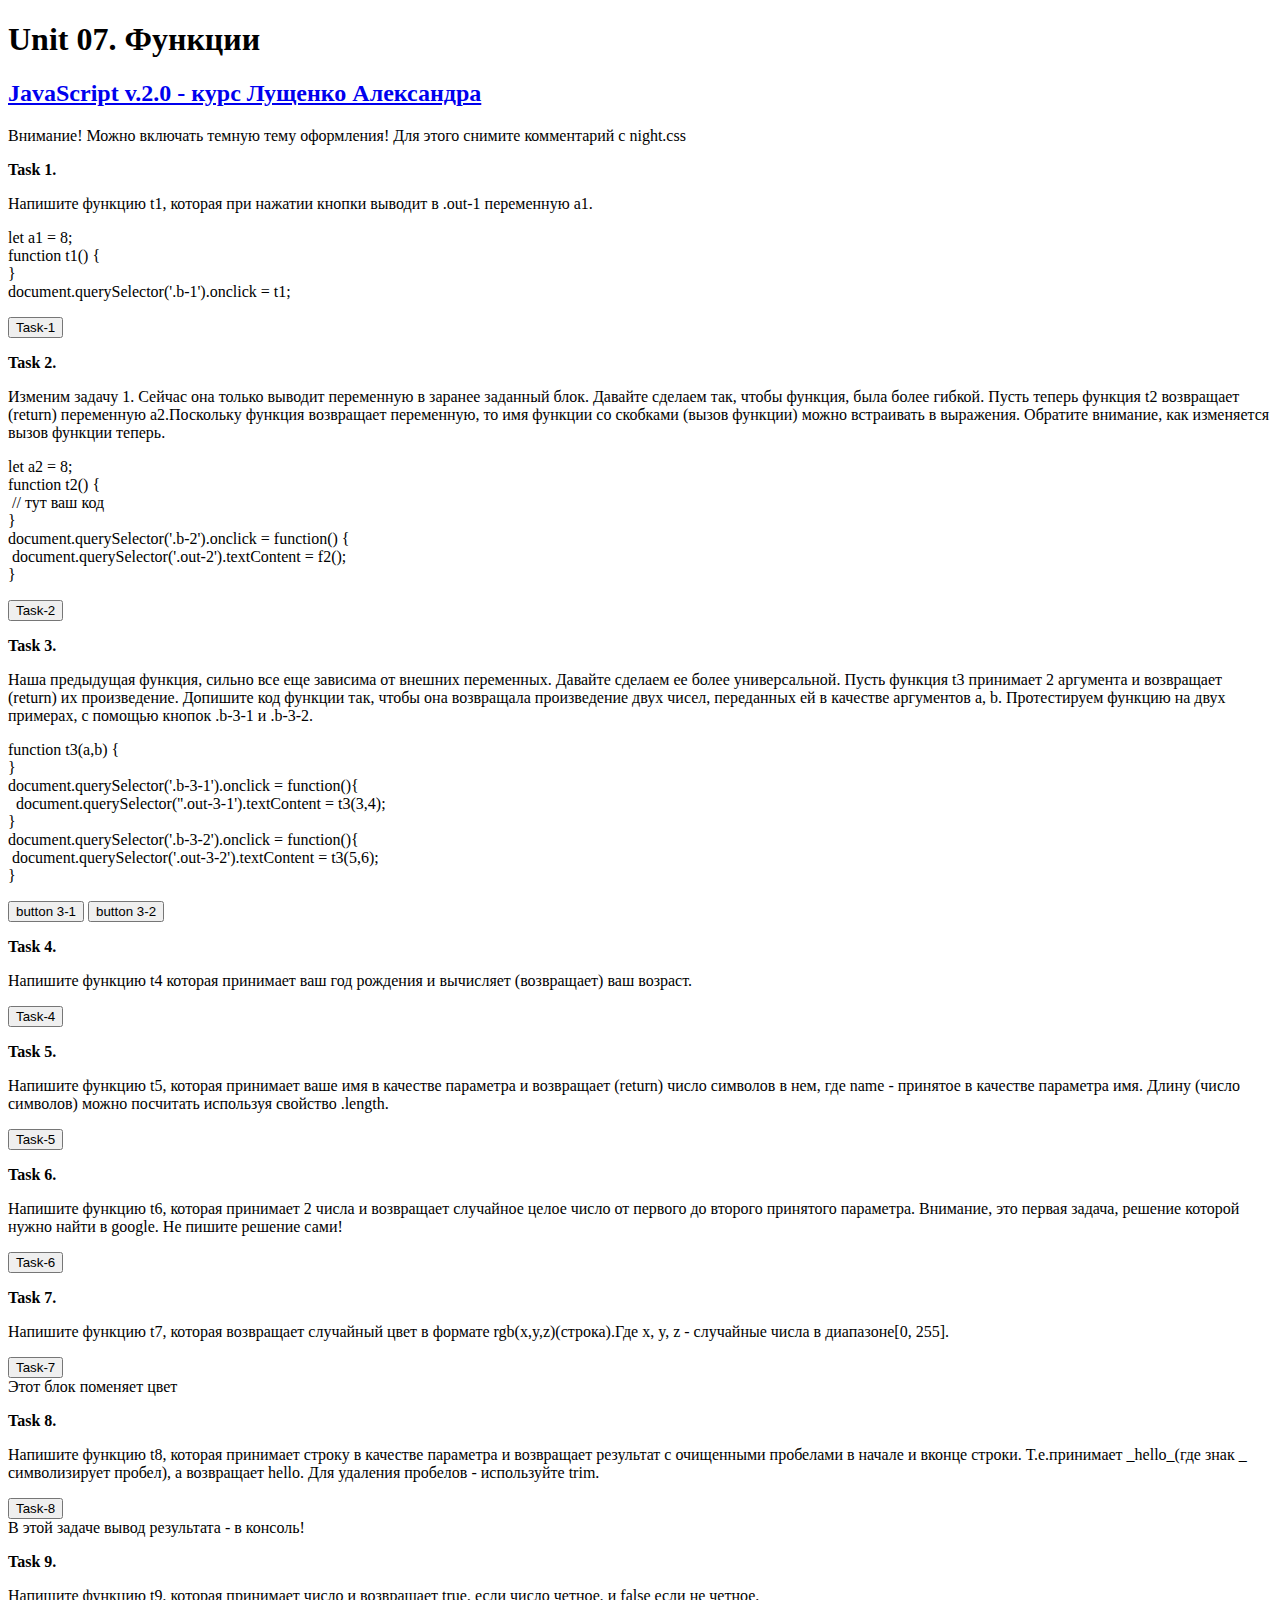
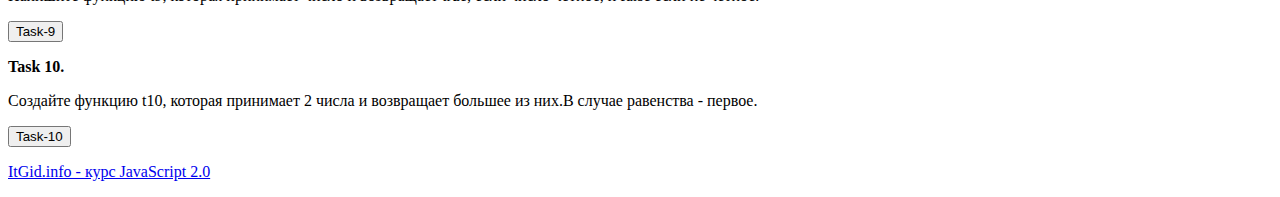
<file: unit_07/unit_07.html>
<!DOCTYPE html>
<html lang="ru">

<head>
    <meta charset="UTF-8">
    <meta name="viewport" content="width=device-width, initial-scale=1.0">
    <meta http-equiv="X-UA-Compatible" content="ie=edge">
    <link rel="shortcut icon" href="https://itgid.info/img/favicon/favicon.ico" type="image/x-icon">
    <link rel="stylesheet" href="https://itgid.info/css/skeleton.css">
    <link rel="stylesheet" href="https://itgid.info/css/style_js20.css">
    <!-- Ночной режим CSS удалите комментарий -->
     <link rel="stylesheet" href="https://itgid.info/css/night.css">
    <title>JS 2.0. Unit 07</title>
</head>

<body>
    <div class="container">
        <h1>Unit 07. Функции</h1>
        <h2><a href="https://itgid.info/course/javascript-2" target="_blank">JavaScript v.2.0 - курс Лущенко
                Александра</a></h2>
        <p class="text-orange">Внимание! Можно включать темную тему оформления! Для этого снимите комментарий с
            night.css</p>
        <section>
            <p><b>Task 1.</b></p>
            <p>Напишите функцию t1, которая при нажатии кнопки выводит в .out-1 переменную a1.</p>
            <p class="cd">
                let a1 = 8;<br>
                function t1() {<br>
                }<br>
                document.querySelector('.b-1').onclick = t1;  <br>              
            </p>
            <button class="button-primary b-1">Task-1</button>
            <div class="out-1"></div>
        </section>

        <section>
            <p><b>Task 2.</b></p>
            <p>Изменим задачу 1. Сейчас она только выводит переменную в заранее заданный блок. Давайте сделаем так, чтобы функция, была
            более гибкой. Пусть теперь функция t2 возвращает (return) переменную a2.Поскольку функция возвращает переменную, то имя
            функции со скобками (вызов функции) можно встраивать в выражения. Обратите внимание, как изменяется вызов функции теперь.
            </p>
            <p class="cd">
                let a2 = 8;<br>
                function t2() {<br>
                &nbsp;// тут ваш код <br>
                }<br>
                document.querySelector('.b-2').onclick = function() {<br>
                &nbsp;document.querySelector('.out-2').textContent = f2();<br>
                }<br>
                          
            </p>
            <button class="button-primary b-2">Task-2</button>
            <div class="out-2"></div>
        </section>

        <section>
            <p><b>Task 3.</b></p>
            <p>Наша предыдущая функция, сильно все еще зависима от внешних переменных. Давайте сделаем ее более универсальной. Пусть
            функция t3 принимает 2 аргумента и возвращает (return) их произведение. Допишите код функции так, чтобы она возвращала
            произведение двух чисел, переданных ей в качестве аргументов a, b. Протестируем функцию на двух примерах, с помощью
            кнопок .b-3-1 и .b-3-2.
            </p>
            <p class="cd">
                function t3(a,b) {<br>

                }<br>
                document.querySelector('.b-3-1').onclick =  function(){<br>
                &nbsp; document.querySelector(''.out-3-1').textContent = t3(3,4);<br>
                }<br>
                document.querySelector('.b-3-2').onclick =  function(){<br>
                &nbsp;document.querySelector('.out-3-2').textContent = t3(5,6);<br>
                }<br>
                
                          
            </p>
            <button class="button-primary b-3-1">button 3-1</button>
            <button class="button-primary b-3-2">button 3-2</button>
            <div class="out-3-1"></div>
            <div class="out-3-2"></div>
        </section>

        <section>
            <p><b>Task 4.</b></p>
            <p>Напишите функцию t4 которая принимает ваш год рождения и вычисляет (возвращает) ваш возраст.</p>
            <button class="button-primary b-4">Task-4</button>
            <div class="out-4"></div>
        </section>

        <section>
            <p><b>Task 5.</b></p>
            <p>Напишите функцию t5, которая принимает ваше имя в качестве параметра и возвращает (return) число символов в нем, где
            name - принятое в качестве параметра имя. Длину (число символов) можно посчитать используя свойство .length.</p>
            <button class="button-primary b-5">Task-5</button>
            <div class="out-5"></div>
        </section>

        <section>
            <p><b>Task 6.</b></p>
            <p>Напишите функцию t6, которая принимает 2 числа и возвращает случайное целое число от первого до второго принятого
            параметра. Внимание, это первая задача, решение которой нужно найти в google. Не пишите решение сами!
            </p>
            <button class="button-primary b-6">Task-6</button>
            <div class="out-6"></div>
        </section>

        <section>
            <p><b>Task 7.</b></p>
            <p>Напишите функцию t7, которая возвращает случайный цвет в формате rgb(x,y,z)(строка).Где x, y, z - случайные числа в
            диапазоне[0, 255].
            </p>
            <button class="button-primary b-7">Task-7</button>
            <div class="out-7">Этот блок поменяет цвет</div>
        </section>

        <section>
            <p><b>Task 8.</b></p>
            <p>Напишите функцию t8, которая принимает строку в качестве параметра и возвращает результат с очищенными пробелами в
            начале и вконце строки. Т.е.принимает _hello_(где знак _ символизирует пробел), а возвращает hello. Для удаления пробелов
            - используйте trim.
            </p>
            <button class="button-primary b-8">Task-8</button>
            <div class="out-8">В этой задаче вывод результата - в консоль!</div>
        </section>

        <section>
            <p><b>Task 9.</b></p>
            <p>Напишите функцию t9, которая принимает число и возвращает true, если число четное, и false если не четное.
            </p>
            <button class="button-primary b-9">Task-9</button>
            <div class="out-9"></div>
        </section>

        <section>
            <p><b>Task 10.</b></p>
            <p>Создайте функцию t10, которая принимает 2 числа и возвращает большее из них.В случае равенства - первое.
            </p>
            <button class="button-primary b-10">Task-10</button>
            <div class="out-10"></div>
        </section>
        <p><a href="https://itgid.info" title="Материалы с сайта ItGid.info">ItGid.info - курс JavaScript 2.0</a></p>

    </div>

    <script src="unit_07.js"></script>
</body>

</html>
</file>
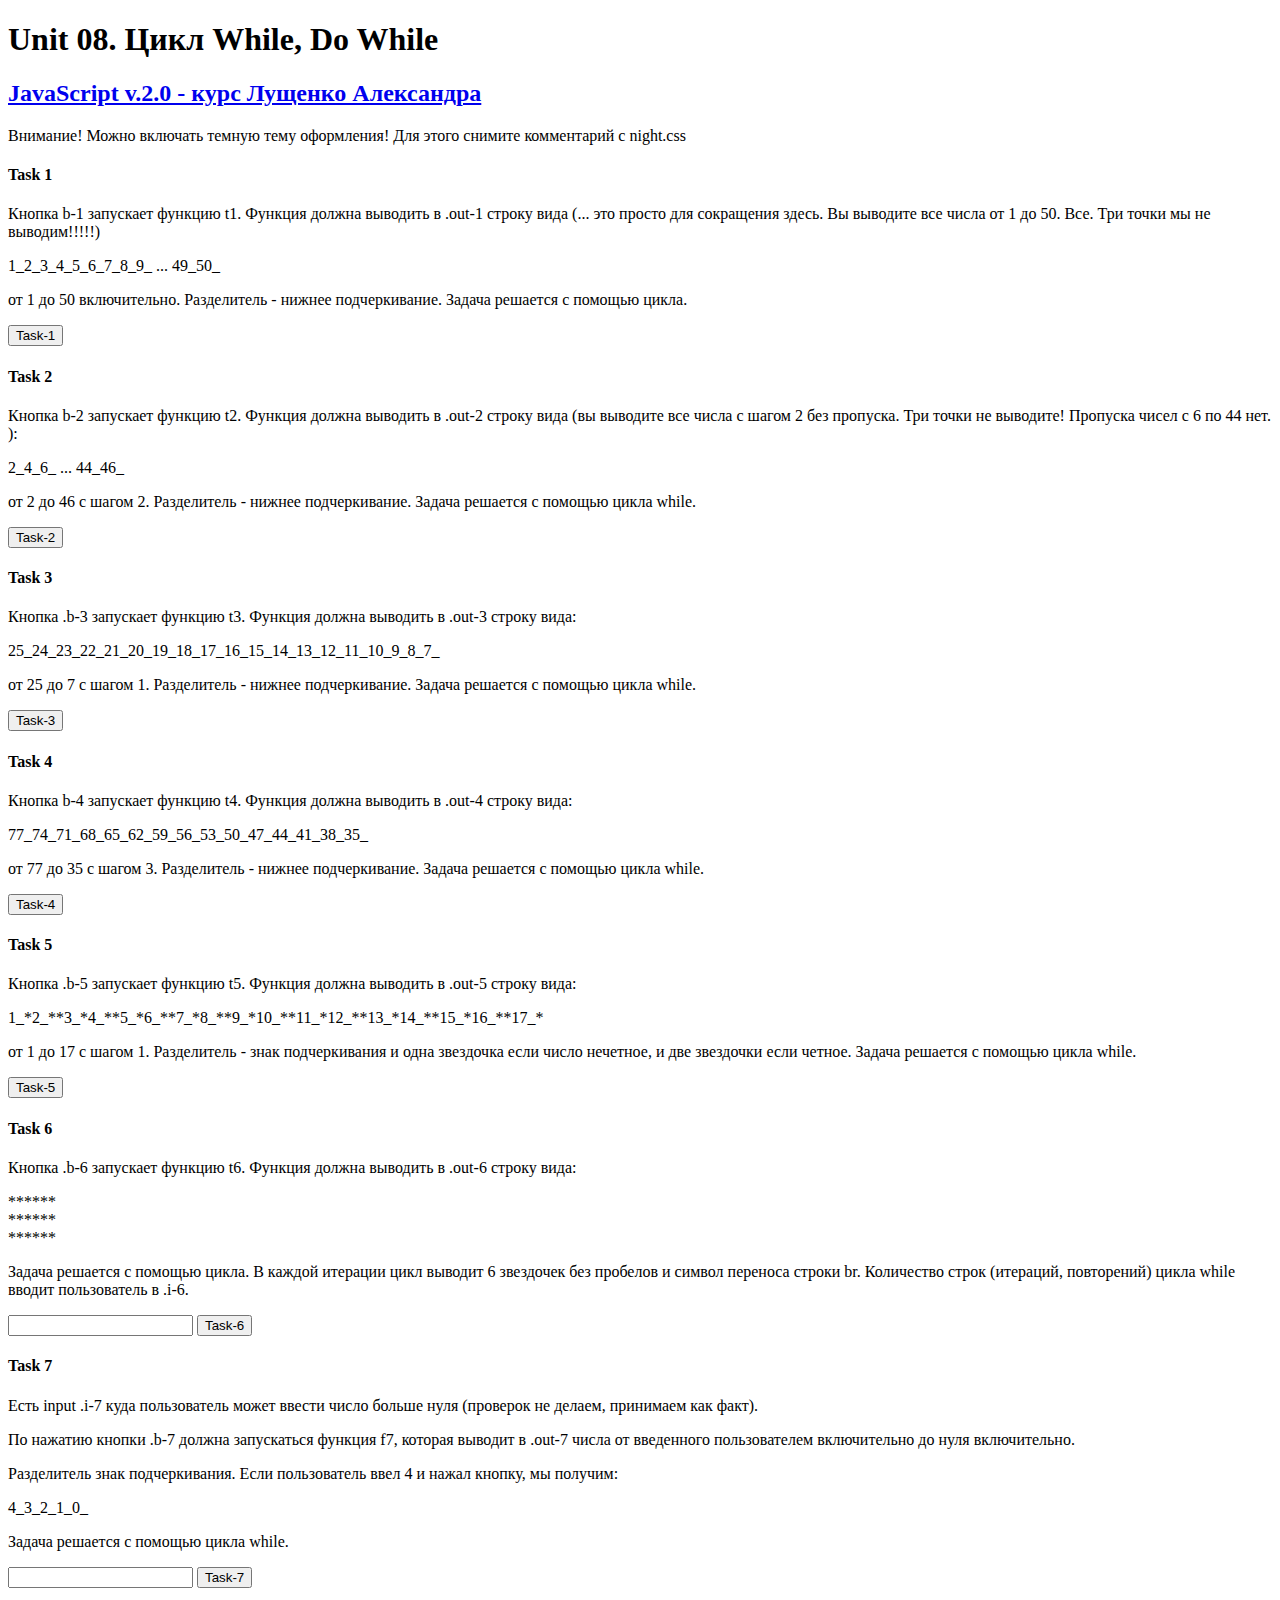
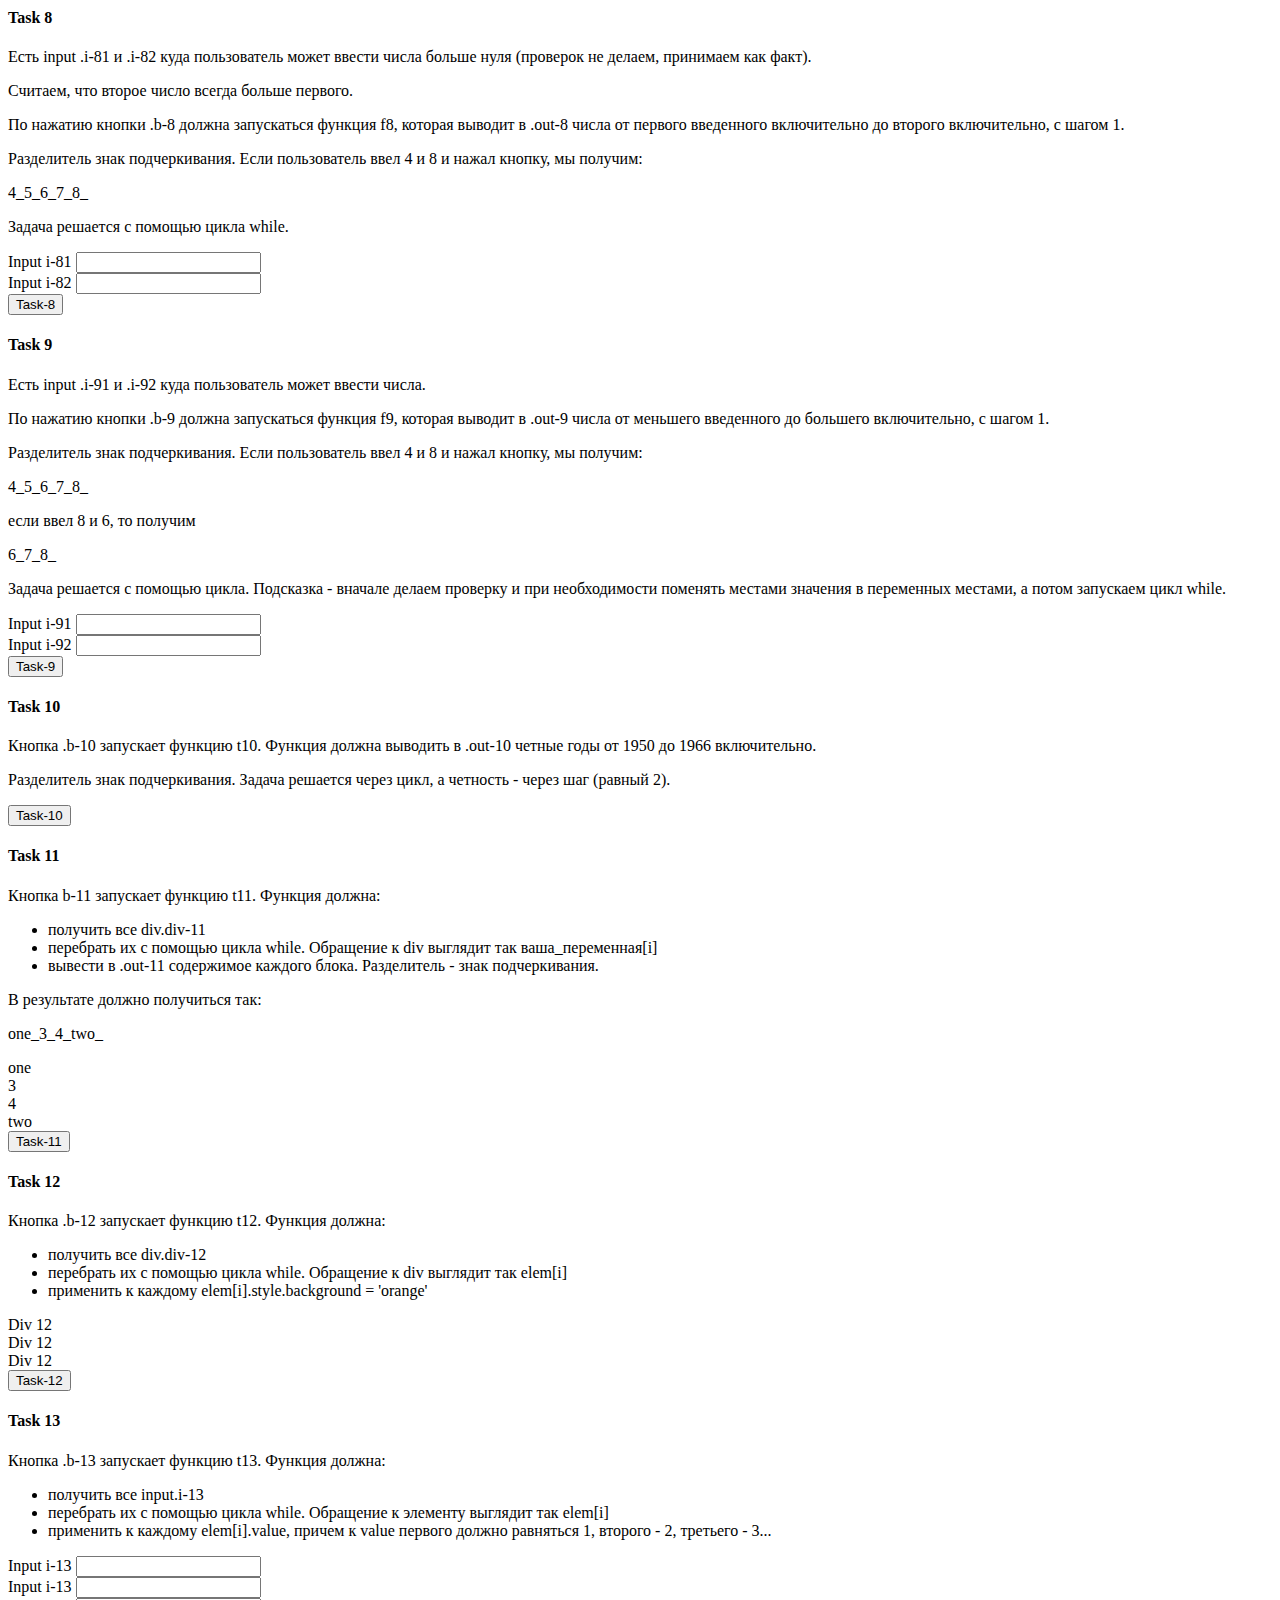
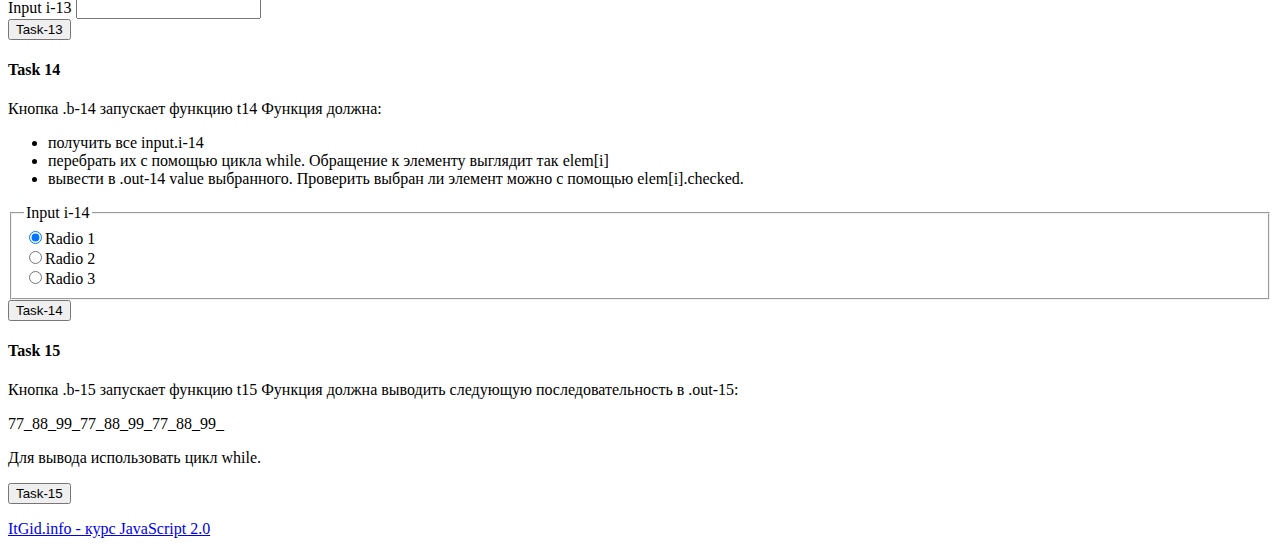
<file: unit_08/unit_08.html>
<!DOCTYPE html>
<html lang="ru">

<head>
    <meta charset="UTF-8">
    <meta name="viewport" content="width=device-width, initial-scale=1.0">
    <meta http-equiv="X-UA-Compatible" content="ie=edge">
    <link rel="shortcut icon" href="https://itgid.info/img/favicon/favicon.ico" type="image/x-icon">
    <link rel="stylesheet" href="https://itgid.info/css/skeleton.css">
    <link rel="stylesheet" href="https://itgid.info/css/style_js20.css">
    <!-- Ночной режим CSS удалите комментарий -->
     <link rel="stylesheet" href="https://itgid.info/css/night.css">
    <title>JS 2.0. Unit 08</title>

</head>

<body>
    <div class="container">
        <h1>Unit 08. Цикл While, Do While</h1>
        <h2><a href="https://itgid.info/course/javascript-2" target="_blank">JavaScript v.2.0 - курс Лущенко
                Александра</a></h2>
        <p class="text-orange">Внимание! Можно включать темную тему оформления! Для этого снимите комментарий с
            night.css</p>
        <!-- <p>И да, здесь есть пасхалка</p> -->
        <section>
            <h4>Task 1</h4>
            <p>Кнопка b-1 запускает функцию t1. Функция должна выводить в .out-1 строку вида (... это просто для сокращения здесь. Вы выводите все числа от 1 до 50. Все. Три точки мы не выводим!!!!!)</p>
            <p class="cd">1_2_3_4_5_6_7_8_9_ ... 49_50_</p>
            <p>от 1 до 50 включительно. Разделитель - нижнее подчеркивание. Задача решается с помощью цикла.</p>
            <button class="button-primary b-1">Task-1</button>
            <div class="out-1"></div>
        </section>

        <section>
            <h4>Task 2</h4>
            <p>Кнопка b-2 запускает функцию t2. Функция должна выводить в .out-2 строку вида (вы выводите все числа с шагом 2 без пропуска. Три точки не выводите! Пропуска чисел с 6 по 44 нет. ):</p>
            <p class="cd">2_4_6_ ... 44_46_</p>
            <p>от 2 до 46 c шагом 2. Разделитель - нижнее подчеркивание. Задача решается с помощью цикла while.</p>
            <button class="button-primary b-2">Task-2</button>
            <div class="out-2"></div>
        </section>

        <section>
            <h4>Task 3</h4>
            <p>Кнопка .b-3 запускает функцию t3. Функция должна выводить в .out-3 строку вида:</p>
            <p class="cd">25_24_23_22_21_20_19_18_17_16_15_14_13_12_11_10_9_8_7_</p>
            <p>от 25 до 7 c шагом 1. Разделитель - нижнее подчеркивание. Задача решается с помощью цикла while.</p>
            <button class="button-primary b-3">Task-3</button>
            <div class="out-3"></div>
        </section>

        <section>
            <h4>Task 4</h4>
            <p>Кнопка b-4 запускает функцию t4. Функция должна выводить в .out-4 строку вида:</p>
            <p class="cd">77_74_71_68_65_62_59_56_53_50_47_44_41_38_35_</p>
            <p>от 77 до 35 c шагом 3. Разделитель - нижнее подчеркивание. Задача решается с помощью цикла while.</p>
            <button class="button-primary b-4">Task-4</button>
            <div class="out-4"></div>
        </section>

        <section>
            <h4>Task 5</h4>
            <p>Кнопка .b-5 запускает функцию t5. Функция должна выводить в .out-5 строку вида:</p>
            <p class="cd">1_*2_**3_*4_**5_*6_**7_*8_**9_*10_**11_*12_**13_*14_**15_*16_**17_*</p>
            <p>от 1 до 17 c шагом 1. Разделитель - знак подчеркивания и одна звездочка если число нечетное, и две
                звездочки если
                четное. Задача решается с помощью цикла while.</p>
            <button class="button-primary b-5">Task-5</button>
            <div class="out-5"></div>
        </section>

        <section>
            <h4>Task 6</h4>
            <p>Кнопка .b-6 запускает функцию t6. Функция должна выводить в .out-6 строку вида:</p>
            <p class="cd">
                ******<br>
                ******<br>
                ******<br>
            </p>
            <p>Задача решается с помощью цикла. В каждой итерации цикл выводит 6 звездочек без пробелов и символ
                переноса строки br. Количество строк (итераций, повторений) цикла while вводит пользователь в .i-6.</p>
            <input type="number" class="i-6">
            <button class="button-primary b-6">Task-6</button>
            <div class="out-6"></div>
        </section>

        <section>
            <h4>Task 7</h4>
            <p>Есть input .i-7 куда пользователь может ввести число больше нуля (проверок не делаем, принимаем как
                факт).</p>
            <p>По нажатию кнопки .b-7 должна запускаться функция f7, которая выводит в .out-7 числа от введенного
                пользователем
                включительно до нуля включительно.</p>
            <p>Разделитель знак подчеркивания. Если пользователь ввел 4 и нажал кнопку, мы получим:</p>
            <p class="cd">4_3_2_1_0_</p>
            <p>Задача решается с помощью цикла while.</p>
            <input type="number" class="i-7">
            <button class="button-primary b-7">Task-7</button>
            <div class="out-7"></div>
        </section>


        <section>
            <h4>Task 8</h4>
            <p>Есть input .i-81 и .i-82 куда пользователь может ввести числа больше нуля (проверок не делаем, принимаем
                как факт).</p>
            <p>Считаем, что второе число всегда больше первого.</p>
            <p>По нажатию кнопки .b-8 должна запускаться функция f8, которая выводит в .out-8 числа от первого
                введенного включительно
                до второго включительно, с шагом 1.</p>
            <p>Разделитель знак подчеркивания. Если пользователь ввел 4 и 8 и нажал кнопку, мы получим:</p>
            <p class="cd">4_5_6_7_8_</p>
            <p>Задача решается с помощью цикла while.</p>
            <div>Input i-81 <input type="number" class="i-81"></div>
            <div>Input i-82 <input type="number" class="i-82"></div>

            <button class="button-primary b-8">Task-8</button>
            <div class="out-8"></div>
        </section>

        <section>
            <h4>Task 9</h4>
            <p>Есть input .i-91 и .i-92 куда пользователь может ввести числа.</p>
            <p>По нажатию кнопки .b-9 должна запускаться функция f9, которая выводит в .out-9 числа от меньшего
                введенного до большего
                включительно, с шагом 1.</p>
            <p>Разделитель знак подчеркивания. Если пользователь ввел 4 и 8 и нажал кнопку, мы получим:</p>
            <p class="cd">4_5_6_7_8_</p>
            <p>если ввел 8 и 6, то получим</p>
            <p class="cd">6_7_8_</p>
            <p>Задача решается с помощью цикла. Подсказка - вначале делаем проверку и при необходимости поменять местами
                значения в
                переменных местами, а потом запускаем цикл while.</p>
            <div>Input i-91 <input type="number" class="i-91"></div>
            <div>Input i-92 <input type="number" class="i-92"></div>
            <button class="button-primary b-9">Task-9</button>
            <div class="out-9"></div>
        </section>

        <section>
            <h4>Task 10</h4>
            <p>Кнопка .b-10 запускает функцию t10. Функция должна выводить в .out-10 четные годы от 1950 до 1966
                включительно.
            </p>
            <p>Разделитель знак подчеркивания. Задача решается через цикл, а четность - через шаг (равный 2).</p>
            <button class="button-primary b-10">Task-10</button>
            <div class="out-10"></div>
        </section>

        <section>
            <h4>Task 11</h4>
            <p>Кнопка b-11 запускает функцию t11. Функция должна:</p>
            <ul>
                <li>получить все div.div-11</li>
                <li>перебрать их с помощью цикла while. Обращение к div выглядит так ваша_переменная[i]</li>
                <li>вывести в .out-11 содержимое каждого блока. Разделитель - знак подчеркивания.</li>
            </ul>
            <p>В результате должно получиться так:</p>
            <p class="cd">one_3_4_two_</p>
            <div class="div-11">one</div>
            <div class="div-11">3</div>
            <div class="div-11">4</div>
            <div class="div-11">two</div>
            <button class="button-primary b-11">Task-11</button>
            <div class="out-11"></div>
        </section>

        <section>
            <h4>Task 12</h4>
            <p>Кнопка .b-12 запускает функцию t12. Функция должна:</p>
            <ul>
                <li>получить все div.div-12</li>
                <li>перебрать их с помощью цикла while. Обращение к div выглядит так elem[i]</li>
                <li>применить к каждому elem[i].style.background = 'orange'</li>
            </ul>
            <div class="div-12">Div 12</div>
            <div class="div-12">Div 12</div>
            <div class="div-12">Div 12</div>
            <button class="button-primary b-12">Task-12</button>
        </section>

        <section>
            <h4>Task 13</h4>
            <p>Кнопка .b-13 запускает функцию t13. Функция должна:</p>
            <ul>
                <li>получить все input.i-13</li>
                <li>перебрать их с помощью цикла while. Обращение к элементу выглядит так elem[i]</li>
                <li>применить к каждому elem[i].value, причем к value первого должно равняться 1, второго - 2, третьего
                    - 3...</li>
            </ul>
            <div>
                <label>Input i-13
                    <input type="text" class="i-13"></label>
            </div>
            <div>
                <label>Input i-13
                    <input type="text" class="i-13"></label>
            </div>
            <div>
                <label>Input i-13
                    <input type="text" class="i-13"></label>
            </div>
            <button class="button-primary b-13">Task-13</button>
            <div class="out-13"></div>
        </section>

        <section>
            <h4>Task 14</h4>
            <p>Кнопка .b-14 запускает функцию t14 Функция должна:</p>
            <ul>
                <li>получить все input.i-14</li>
                <li>перебрать их с помощью цикла while. Обращение к элементу выглядит так elem[i]</li>
                <li>вывести в .out-14 value выбранного. Проверить выбран ли элемент можно с помощью elem[i].checked.
                </li>
            </ul>
            <fieldset>
                <legend>Input i-14</legend>
                <div>
                    <label><input type="radio" name="i-14" class="i-14" checked value="333">Radio 1</label>
                </div>
                <div>
                    <label><input type="radio" name="i-14" class="i-14" value="444">Radio 2</label>
                </div>
                <div>
                    <label><input type="radio" name="i-14" class="i-14" value="555">Radio 3</label>
                </div>
            </fieldset>
            <button class="button-primary b-14">Task-14</button>
            <div class="out-14"></div>
        </section>

        <section>
            <h4>Task 15</h4>
            <p>Кнопка .b-15 запускает функцию t15 Функция должна выводить следующую последовательность в .out-15:</p>
            <p class="cd">77_88_99_77_88_99_77_88_99_</p>
            <p> Для вывода использовать цикл while.</p>
            <button class="button-primary b-15">Task-15</button>
            <div class="out-15"></div>
        </section>
        <p><a href="https://itgid.info" title="HAL 9000">ItGid.info - курс JavaScript 2.0</a></p>


    </div>

    <script src="unit_08.js"></script>
</body>

</html>
</file>
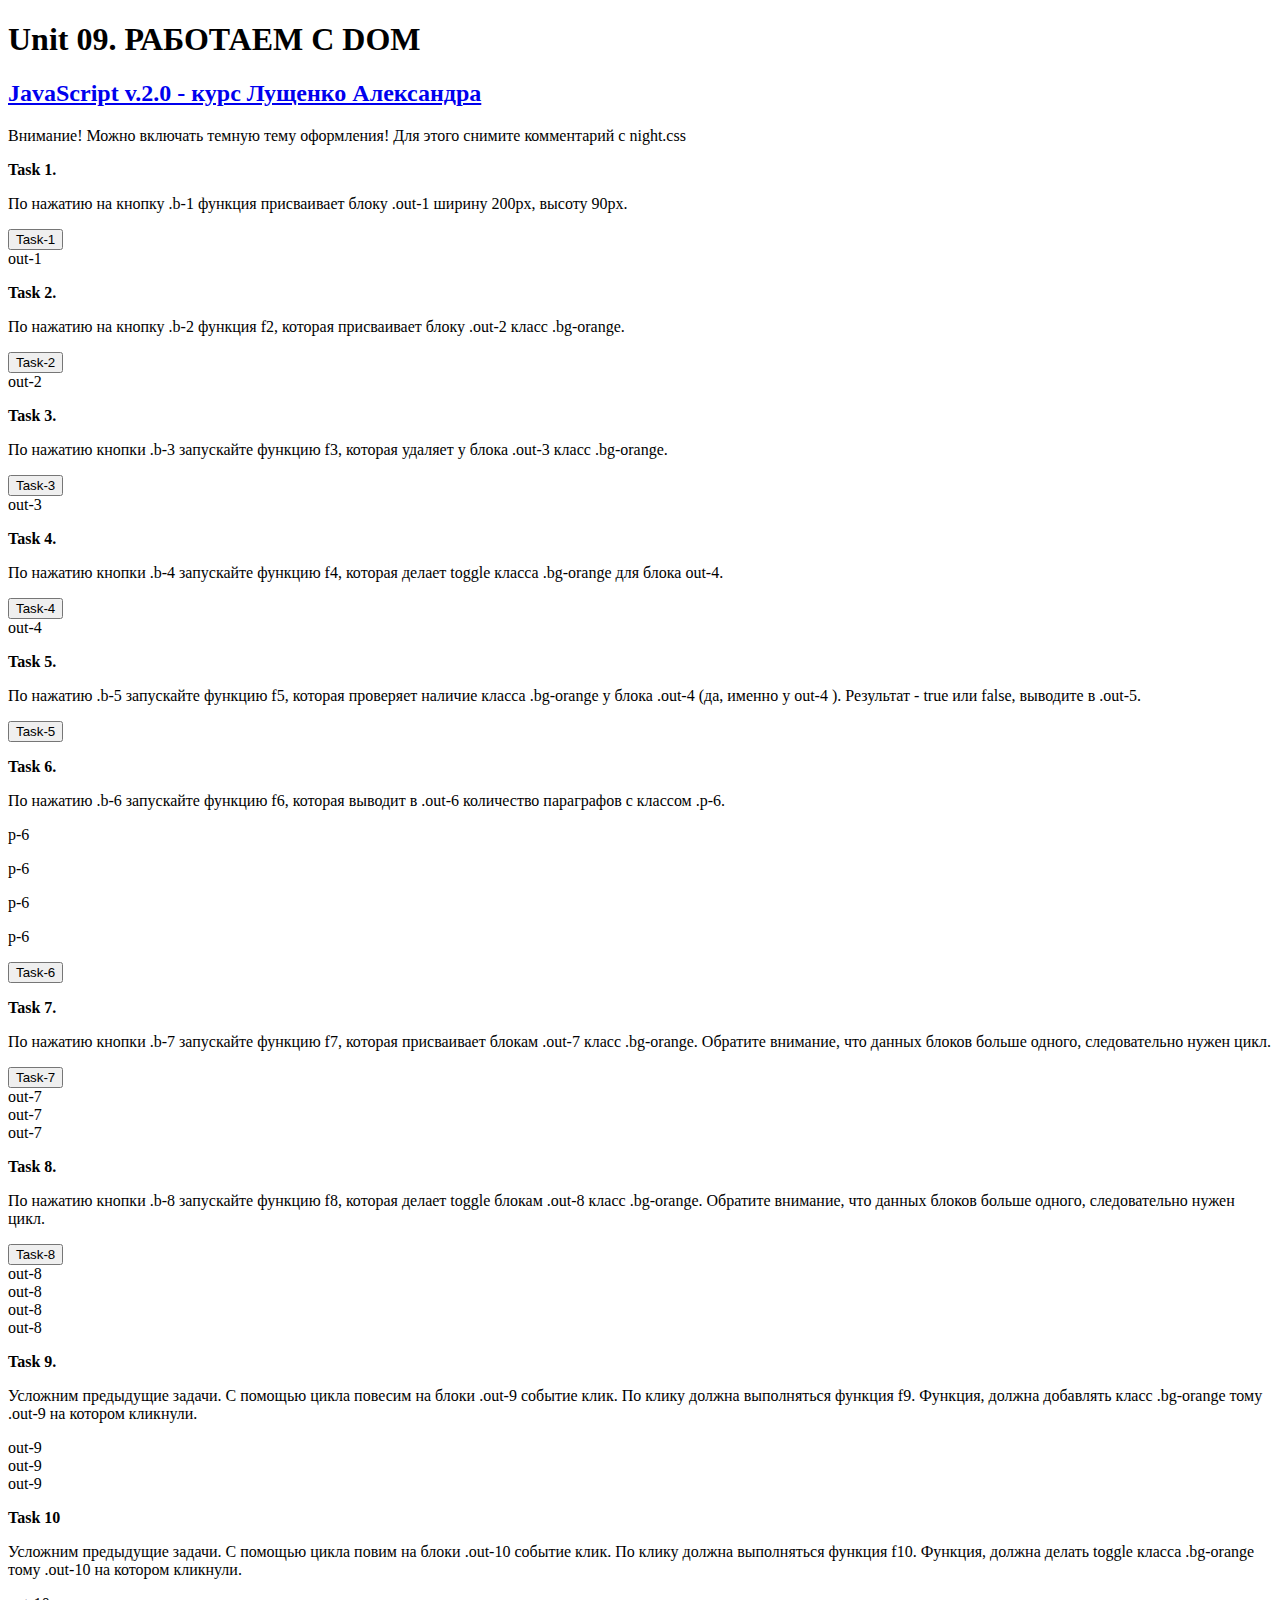
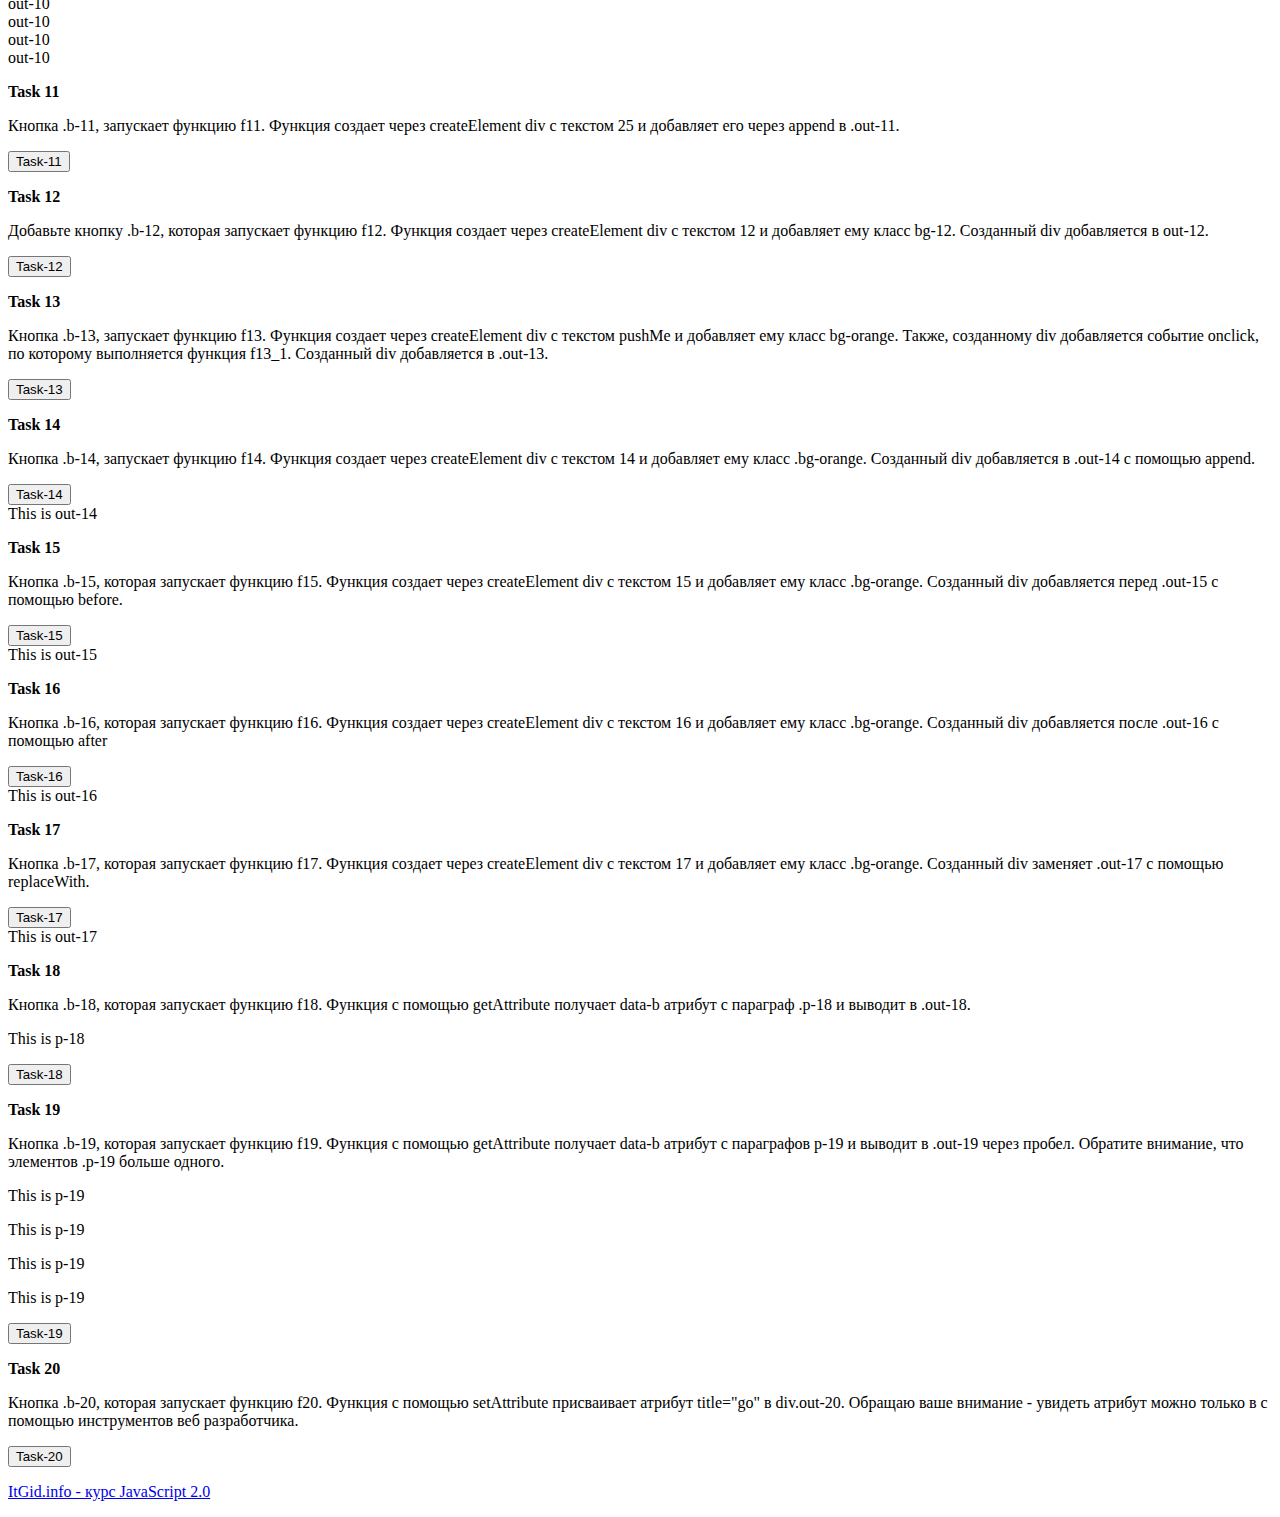
<file: unit_09/unit_09.html>
<!DOCTYPE html>
<html lang="ru">

<head>
    <meta charset="UTF-8">
    <meta name="viewport" content="width=device-width, initial-scale=1.0">
    <meta http-equiv="X-UA-Compatible" content="ie=edge">
    <link rel="shortcut icon" href="https://itgid.info/img/favicon/favicon.ico" type="image/x-icon">
    <link rel="stylesheet" href="https://itgid.info/css/skeleton.css">
    <link rel="stylesheet" href="https://itgid.info/css/style_js20.css">
    <!-- Ночной режим CSS удалите комментарий -->
     <link rel="stylesheet" href="https://itgid.info/css/night.css">
    <title>JS 2.0. Unit 09</title>
</head>


<body>
    <div class="container">
        <h1>Unit 09. РАБОТАЕМ С DOM</h1>
        <h2><a href="https://itgid.info/course/javascript-2" target="_blank">JavaScript v.2.0 - курс Лущенко
                Александра</a></h2>
        <p class="text-orange">Внимание! Можно включать темную тему оформления! Для этого снимите комментарий с
            night.css</p>

        <section>
            <p><b>Task 1.</b></p>
            <p>По нажатию на кнопку .b-1 функция присваивает блоку .out-1 ширину 200px, высоту 90px.</p>

            <button class="button-primary b-1">Task-1</button>
            <div class="out-1 bg-orange">out-1</div>
        </section>

        <section>
            <p><b>Task 2.</b></p>
            <p>По нажатию на кнопку .b-2 функция f2, которая присваивает блоку .out-2 класс .bg-orange.</p>
            <button class="button-primary b-2">Task-2</button>
            <div class="out-2">out-2</div>
        </section>

        <section>
            <p><b>Task 3.</b></p>
            <p>По нажатию кнопки .b-3 запускайте функцию f3, которая удаляет у блока .out-3 класс .bg-orange.</p>
            <button class="button-primary b-3">Task-3</button>
            <div class="out-3 bg-orange">out-3</div>
        </section>

        <section>
            <p><b>Task 4.</b></p>
            <p>По нажатию кнопки .b-4 запускайте функцию f4, которая делает toggle класса .bg-orange для блока out-4.</p>
            <button class="button-primary b-4">Task-4</button>
            <div class="out-4 ">out-4</div>
        </section>

        <section>
            <p><b>Task 5.</b></p>
            <p>По нажатию .b-5 запускайте функцию f5, которая проверяет наличие класса .bg-orange у блока .out-4 (да, именно у out-4 ).
            Результат - true или false, выводите в .out-5.</p>
            <button class="button-primary b-5">Task-5</button>
            <div class="out-5"></div>
        </section>

        <section>
            <p><b>Task 6.</b></p>
            <p>По нажатию .b-6 запускайте функцию f6, которая выводит в .out-6 количество параграфов с классом .p-6.</p>
            <p class="p-6">p-6</p>
            <p class="p-6">p-6</p>
            <p class="p-6">p-6</p>
            <p class="p-6">p-6</p>
            <button class="button-primary b-6">Task-6</button>
            <div class="out-6"></div>
        </section>

        <section>
            <p><b>Task 7.</b></p>
            <p>По нажатию кнопки .b-7 запускайте функцию f7, которая присваивает блокам .out-7 класс .bg-orange. Обратите внимание, что
            данных блоков больше одного, следовательно нужен цикл.</p>

            <button class="button-primary b-7">Task-7</button>
            <div class="out-7">out-7</div>
            <div class="out-7">out-7</div>
            <div class="out-7">out-7</div>
        </section>


        <section>
            <p><b>Task 8.</b></p>
            <p>По нажатию кнопки .b-8 запускайте функцию f8, которая делает toggle блокам .out-8 класс .bg-orange. Обратите внимание,
            что данных блоков больше одного, следовательно нужен цикл.</p>


            <button class="button-primary b-8">Task-8</button>
            <div class="out-8 bg-8">out-8</div>
            <div class="out-8">out-8</div>
            <div class="out-8 bg-8">out-8</div>
            <div class="out-8">out-8</div>
        </section>

        <section>
            <p><b>Task 9.</b></p>
            <p>Усложним предыдущие задачи. С помощью цикла повесим на блоки .out-9 событие клик. По клику должна выполняться функция
            f9. Функция, должна добавлять класс .bg-orange тому .out-9 на котором кликнули.</p>
            <div class="out-9">out-9</div>
            <div class="out-9">out-9</div>
            <div class="out-9">out-9</div>

        </section>

        <section>
            <p><b>Task 10</b></p>
            <p>Усложним предыдущие задачи. С помощью цикла повим на блоки .out-10 событие клик. По клику должна выполняться функция
            f10. Функция, должна делать toggle класса .bg-orange тому .out-10 на котором кликнули.</p>
            <div class="out-10 bg-10">out-10</div>
            <div class="out-10">out-10</div>
            <div class="out-10 bg-10">out-10</div>
            <div class="out-10">out-10</div>
        </section>

        <section>
            <p><b>Task 11</b></p>
            <p>Кнопка .b-11, запускает функцию f11. Функция создает через createElement div c текстом 25 и добавляет его через append в
            .out-11.</p>
            <button class="button-primary b-11">Task-11</button>
            <div class="out-11"></div>
        </section>

        <section>
            <p><b>Task 12</b></p>
            <p>Добавьте кнопку .b-12, которая запускает функцию f12. Функция создает через createElement div c текстом 12 и добавляет
            ему класс bg-12. Созданный div добавляется в out-12.</p>

            <button class="button-primary b-12">Task-12</button>
            <div class="out-12"></div>
        </section>

        <section>
            <p><b>Task 13</b></p>
            <p>Кнопка .b-13, запускает функцию f13. Функция создает через createElement div c текстом pushMe и добавляет ему класс
            bg-orange. Также, созданному div добавляется событие onclick, по которому выполняется функция f13_1. Созданный div
            добавляется в .out-13.
            </p>

            <button class="button-primary b-13">Task-13</button>
            <div class="out-13"></div>
            <div class="out-13-1"></div>

        </section>

        <section>
            <p><b>Task 14</b></p>
            <p>Кнопка .b-14, запускает функцию f14. Функция создает через createElement div c текстом 14 и добавляет ему класс
            .bg-orange. Созданный div добавляется в .out-14 с помощью append.
            </p>

            <button class="button-primary b-14">Task-14</button>
            <div class="out-14 bg-13">
                This is out-14
            </div>
        </section>

        <section>
            <p><b>Task 15</b></p>
            <p>Кнопкa .b-15, которая запускает функцию f15. Функция создает через createElement div c текстом 15 и добавляет ему класс
            .bg-orange. Созданный div добавляется перед .out-15 с помощью before.
            </p>

            <button class="button-primary b-15">Task-15</button>
            <div class="out-15 bg-9">
                This is out-15
            </div>
        </section>

        <section>
            <p><b>Task 16</b></p>
            <p>Кнопкa .b-16, которая запускает функцию f16. Функция создает через createElement div c текстом 16 и добавляет ему класс
            .bg-orange. Созданный div добавляется после .out-16 с помощью after
            </p>

            <button class="button-primary b-16">Task-16</button>
            <div class="out-16 bg-4">
                This is out-16
            </div>
        </section>


        <section>
            <p><b>Task 17</b></p>
            <p>Кнопкa .b-17, которая запускает функцию f17. Функция создает через createElement div c текстом 17 и добавляет ему класс
            .bg-orange. Созданный div заменяет .out-17 с помощью replaceWith.
            </p>

            <button class="button-primary b-17">Task-17</button>
            <div class="out-17 bg-13">
                This is out-17
            </div>
        </section>

        <section>
            <p><b>Task 18</b></p>
            <p>Кнопкa .b-18, которая запускает функцию f18. Функция с помощью getAttribute получает data-b атрибут с параграф .p-18 и
            выводит в .out-18.</p>
            <p class="p-18" data-b="hello">This is p-18</p>
            <button class="button-primary b-18">Task-18</button>
            <div class="out-18"></div>
        </section>

        <section>
            <p><b>Task 19</b></p>
            <p>Кнопкa .b-19, которая запускает функцию f19. Функция с помощью getAttribute получает data-b атрибут с параграфов p-19 и
            выводит в .out-19 через пробел. Обратите внимание, что элементов .p-19 больше одного.</p>

            <p class="p-19" data-b="3">This is p-19</p>
            <p class="p-19" data-b="14">This is p-19</p>
            <p class="p-19" data-b="15">This is p-19</p>
            <p class="p-19" data-b="92">This is p-19</p>

            <button class="button-primary b-19">Task-19</button>
            <div class="out-19"></div>
        </section>

        <section>
            <p><b>Task 20</b></p>
            <p>Кнопкa .b-20, которая запускает функцию f20. Функция с помощью setAttribute присваивает атрибут title="go" в div.out-20.
            Обращаю ваше внимание - увидеть атрибут можно только в с помощью инструментов веб разработчика.</p>
            <button class="button-primary b-20">Task-20</button>
            <div class="out-20"></div>
        </section>
        <p><a href="https://itgid.info" title="Материалы с сайта ItGid.info">ItGid.info - курс JavaScript 2.0</a></p>

    </div>

    <script src="unit_09.js"></script>
</body>

</html>
</file>
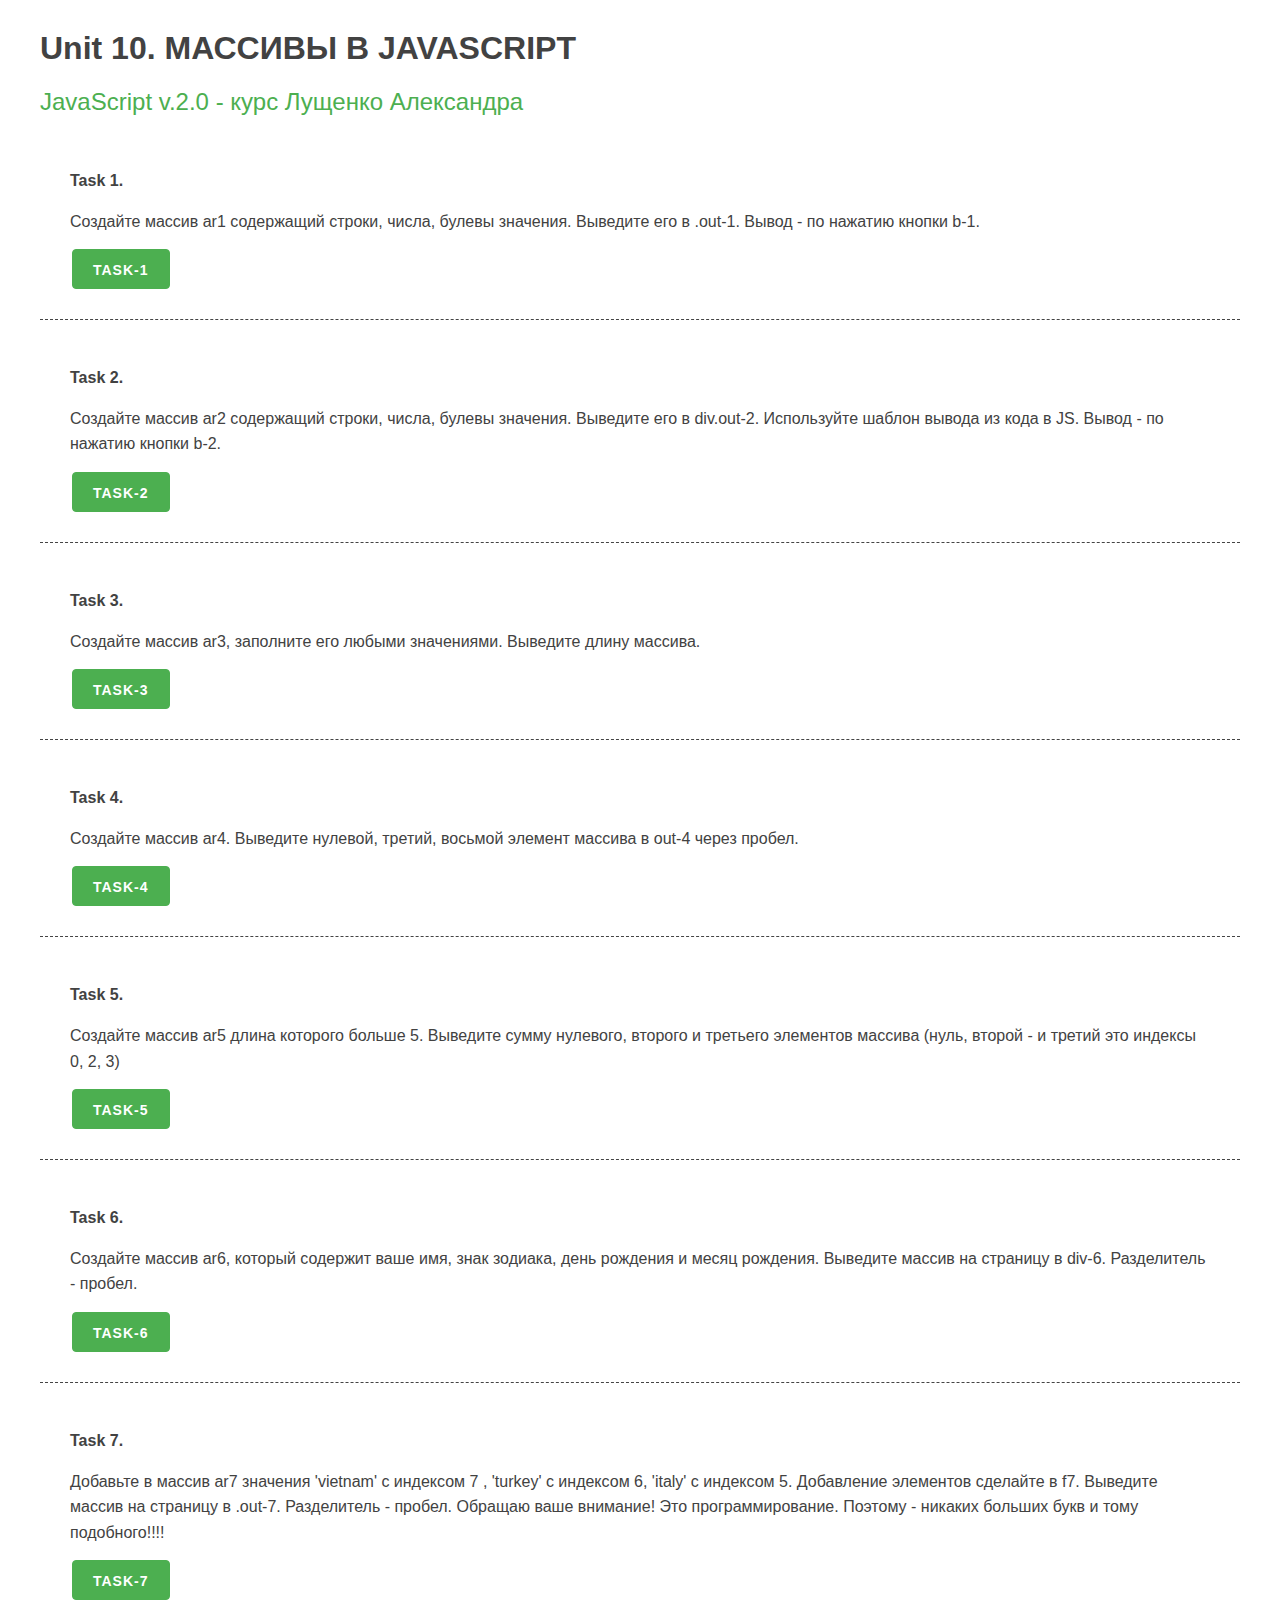
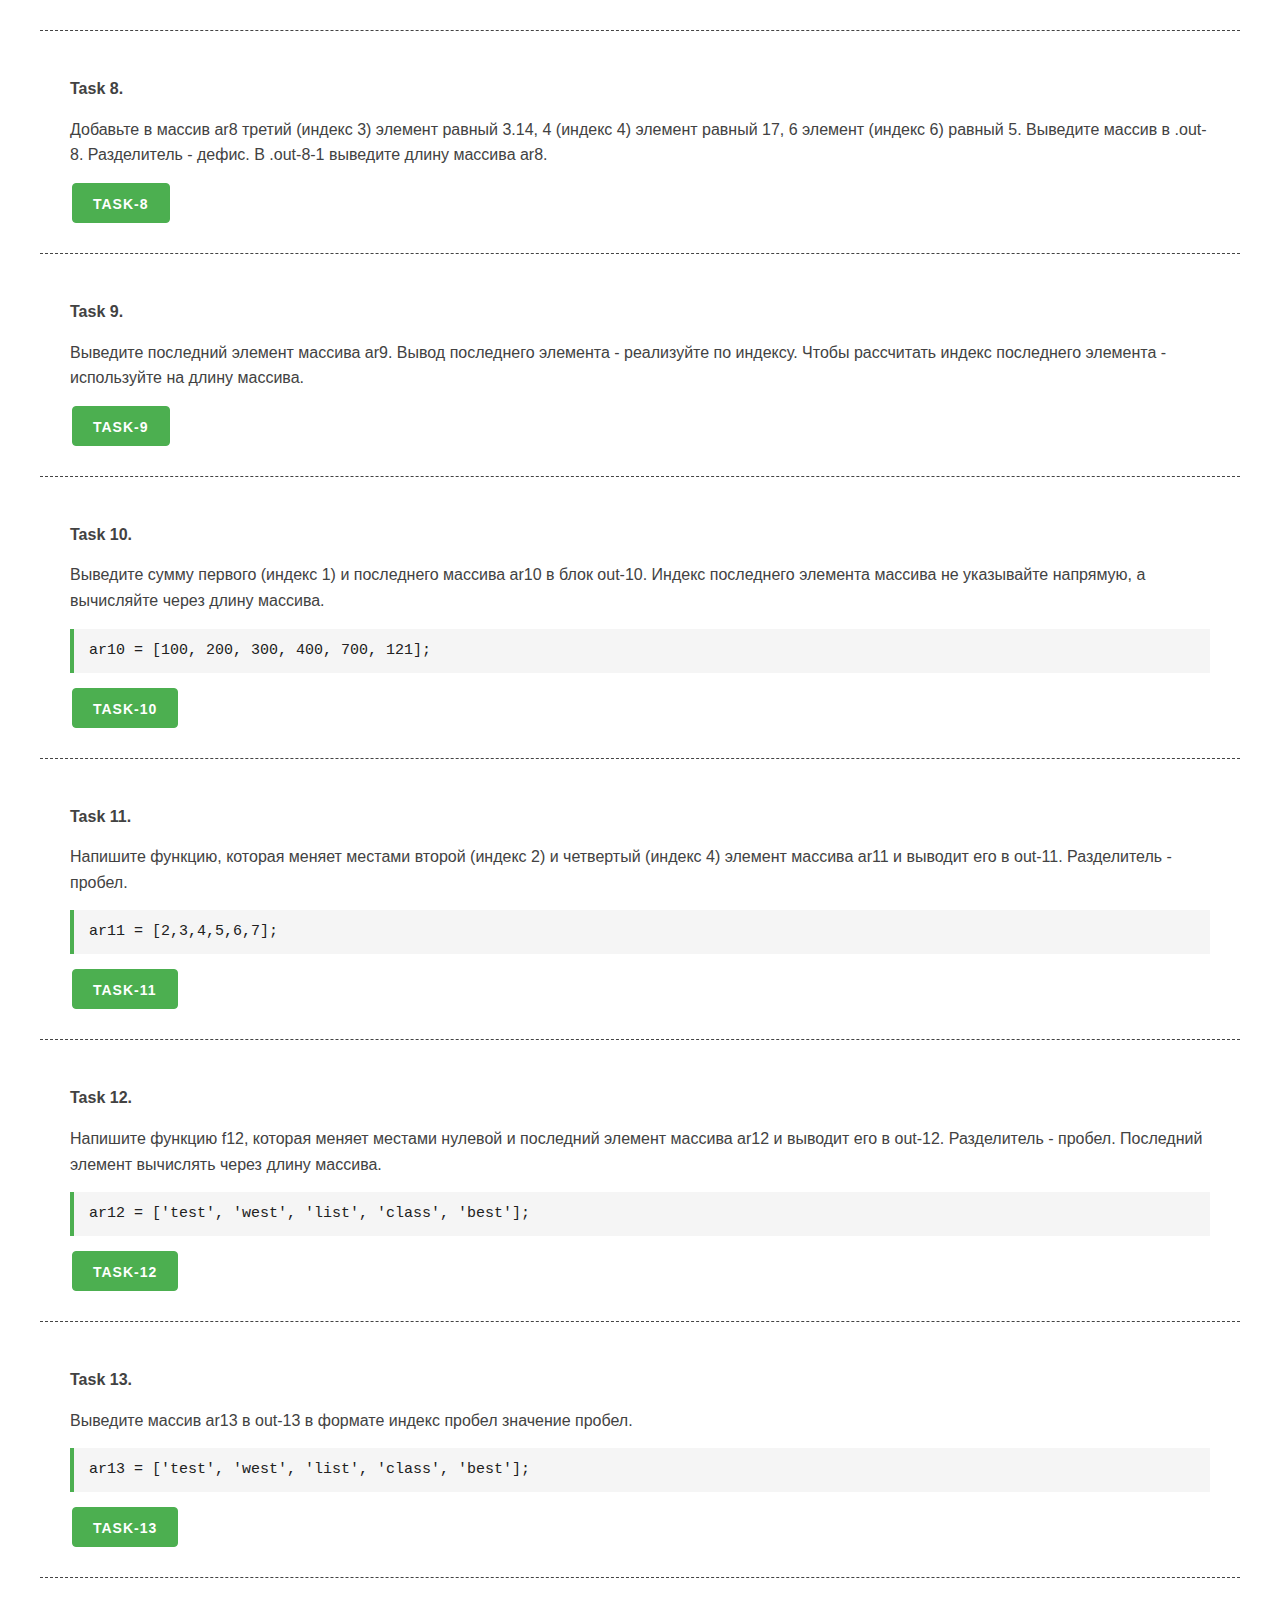
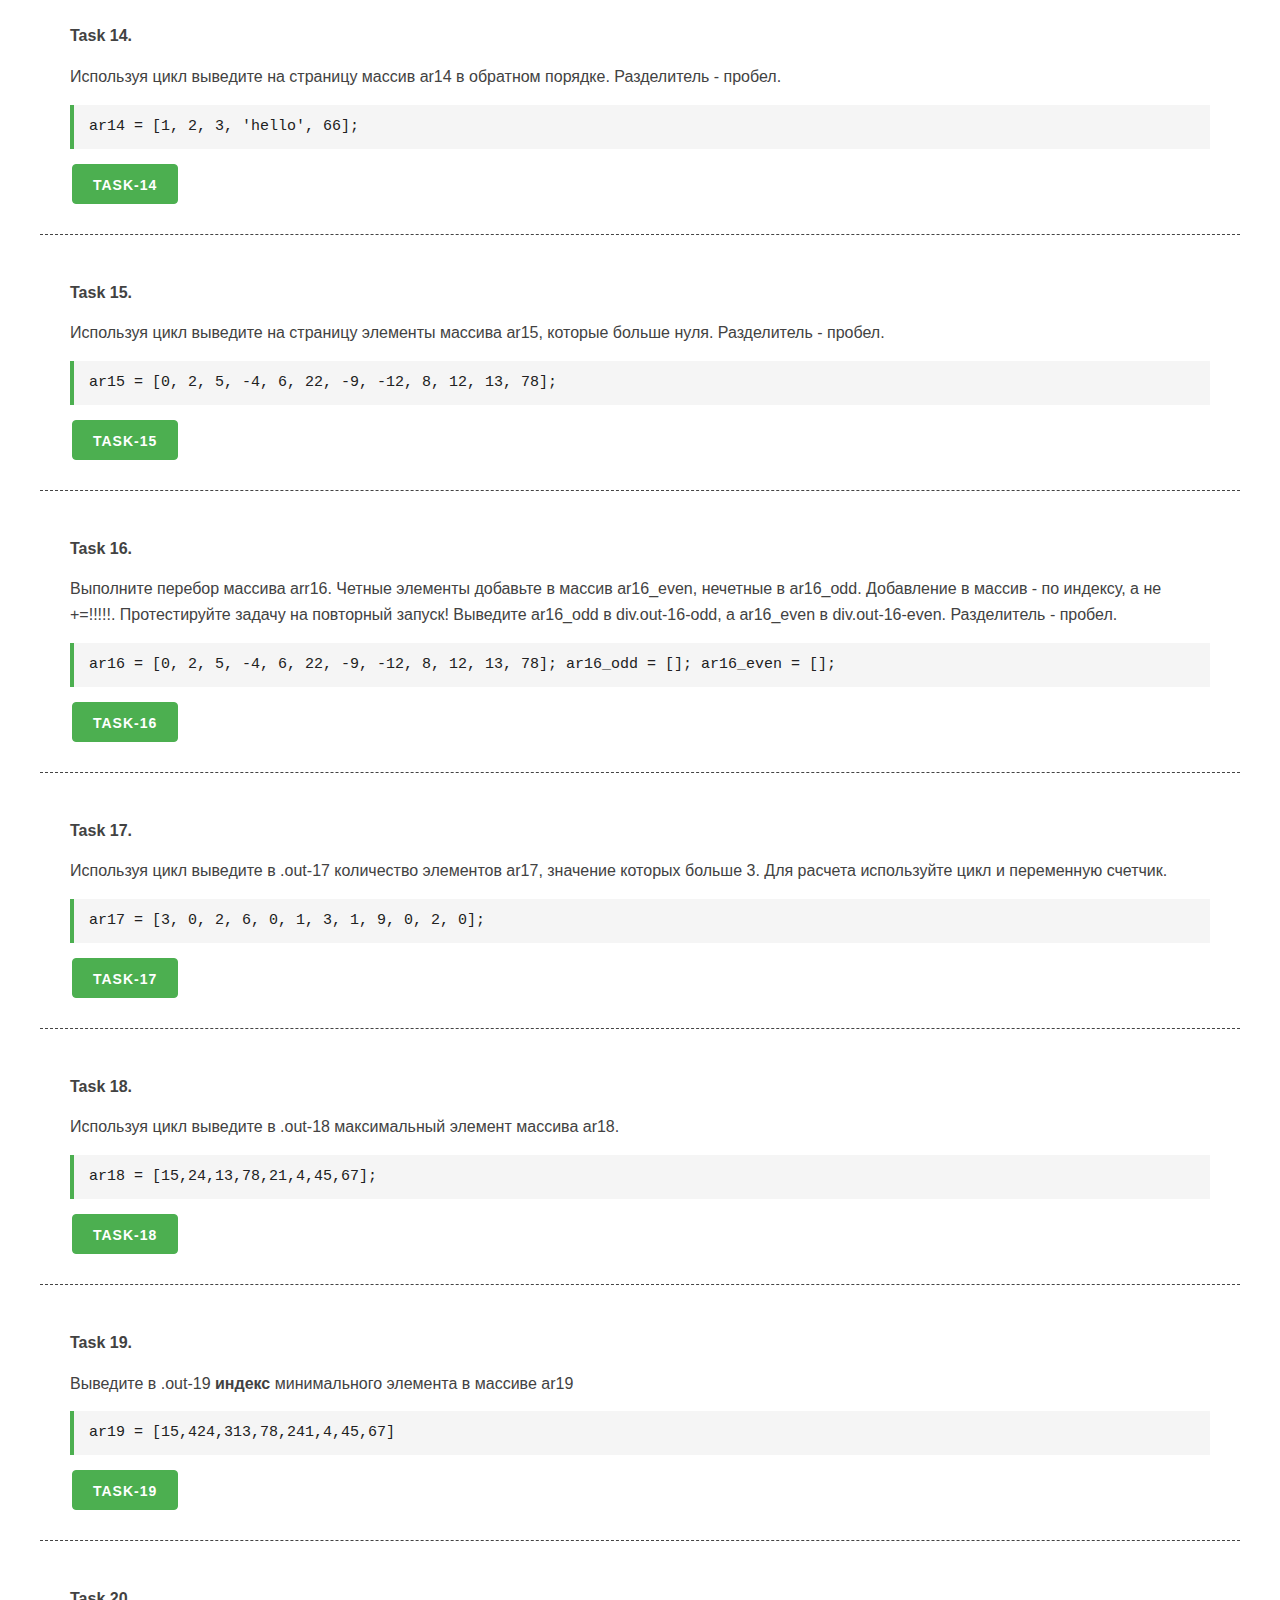
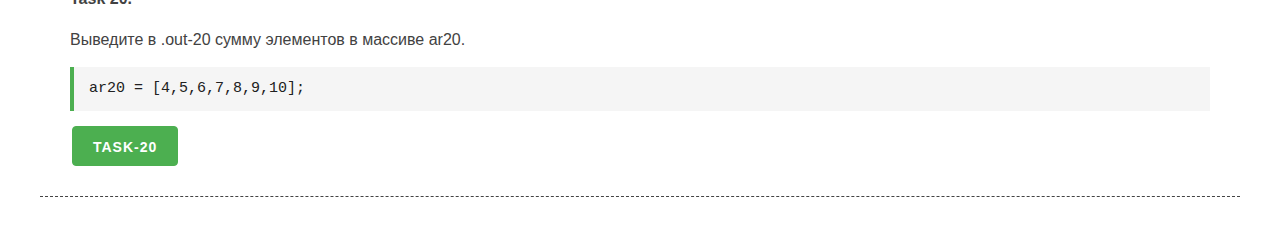
<file: unit_10/unit_10.html>
<!DOCTYPE html>
<html lang="en">

<head>
    <meta charset="UTF-8">
    <meta name="viewport" content="width=device-width, initial-scale=1.0">
    <meta http-equiv="X-UA-Compatible" content="ie=edge">
    <link rel="stylesheet" href="css/mustard-ui.min.css">
    <link rel="stylesheet" href="css/style.css">
    <title>Unit 10</title>
</head>

<body>
    <div class="container">
        <h1>Unit 10. МАССИВЫ В JAVASCRIPT</h1>
        <h2><a href="https://itgid.info/course/javascript-2" target="_blank">JavaScript v.2.0 - курс Лущенко
                Александра</a></h2>

        <section>
            <p><b>Task 1.</b></p>
            <p>Создайте массив ar1 содержащий строки, числа, булевы значения. Выведите его в .out-1. Вывод - по нажатию
                кнопки b-1.</p>
            <button class="button-primary b-1">Task-1</button>
            <div class="out-1"></div>
        </section>

        <section>
            <p><b>Task 2.</b></p>
            <p>Создайте массив ar2 содержащий строки, числа, булевы значения. Выведите его в div.out-2. Используйте
                шаблон вывода из кода в JS. Вывод - по нажатию кнопки b-2.</p>
            <button class="button-primary b-2">Task-2</button>
            <div class="out-2"></div>
        </section>

        <section>
            <p><b>Task 3.</b></p>
            <p>Создайте массив ar3, заполните его любыми значениями. Выведите длину массива.</p>
            <button class="button-primary b-3">Task-3</button>
            <div class="out-3"></div>
        </section>

        <section>
            <p><b>Task 4.</b></p>
            <p>Создайте массив ar4. Выведите нулевой, третий, восьмой элемент массива в out-4 через пробел.</p>
            <button class="button-primary b-4">Task-4</button>
            <div class="out-4"></div>
        </section>

        <section>
            <p><b>Task 5.</b></p>
            <p>Создайте массив ar5 длина которого больше 5. Выведите сумму нулевого, второго и третьего элементов
                массива (нуль, второй - и третий это индексы 0, 2, 3)</p>
            <button class="button-primary b-5">Task-5</button>
            <div class="out-5"></div>
        </section>

        <section>
            <p><b>Task 6.</b></p>
            <p>Создайте массив ar6, который содержит ваше имя, знак зодиака, день рождения и месяц рождения. Выведите
                массив на страницу в div-6. Разделитель - пробел.</p>
            <button class="button-primary b-6">Task-6</button>
            <div class="out-6"></div>
        </section>

        <section>
            <p><b>Task 7.</b></p>
            <p>Добавьте в массив ar7 значения 'vietnam' с индексом 7 , 'turkey' с индексом 6, 'italy' с индексом 5.
                Добавление элементов сделайте в f7. Выведите массив на страницу в .out-7. Разделитель - пробел. Обращаю
                ваше внимание! Это программирование. Поэтому - никаких больших букв и тому подобного!!!!</p>
            <button class="button-primary b-7">Task-7</button>
            <div class="out-7"></div>
        </section>

        <section>
            <p><b>Task 8.</b></p>
            <p>Добавьте в массив ar8 третий (индекс 3) элемент равный 3.14, 4 (индекс 4) элемент равный 17, 6 элемент
                (индекс 6) равный 5. Выведите массив в .out-8. Разделитель - дефис. В .out-8-1 выведите длину массива
                ar8.</p>
            <button class="button-primary b-8">Task-8</button>
            <div class="out-8"></div>
            <div class="out-8-1"></div>
        </section>

        <section>
            <p><b>Task 9.</b></p>
            <p>Выведите последний элемент массива ar9. Вывод последнего элемента - реализуйте по индексу. Чтобы
                рассчитать индекс последнего элемента - используйте на длину массива. </p>
            <button class="button-primary b-9">Task-9</button>
            <div class="out-9"></div>
        </section>

        <section>
            <p><b>Task 10.</b></p>
            <p> Выведите сумму первого (индекс 1) и последнего массива ar10 в блок out-10. Индекс последнего элемента
                массива не указывайте напрямую, а вычисляйте через длину массива.</p>
            <pre>ar10 = [100, 200, 300, 400, 700, 121];</pre>
            <button class="button-primary b-10">Task-10</button>
            <div class="out-10"></div>
        </section>

        <section>
            <p><b>Task 11.</b></p>
            <p>Напишите функцию, которая меняет местами второй (индекс 2) и четвертый (индекс 4) элемент массива ar11 и
                выводит его в out-11. Разделитель - пробел.</p>
            <pre>ar11 = [2,3,4,5,6,7];</pre>
            <button class="button-primary b-11">Task-11</button>
            <div class="out-11"></div>
        </section>

        <section>
            <p><b>Task 12.</b></p>
            <p>Напишите функцию f12, которая меняет местами нулевой и последний элемент массива ar12 и выводит его в
                out-12. Разделитель - пробел. Последний элемент вычислять через длину массива.</p>
            <pre>ar12 = ['test', 'west', 'list', 'class', 'best'];</pre>
            <button class="button-primary b-12">Task-12</button>
            <div class="out-12"></div>
        </section>

        <section>
            <p><b>Task 13.</b></p>
            <p>Выведите массив ar13 в out-13 в формате индекс пробел значение пробел.</p>
            <pre>ar13 = ['test', 'west', 'list', 'class', 'best'];</pre>
            <button class="button-primary b-13">Task-13</button>
            <div class="out-13"></div>
        </section>

        <section>
            <p><b>Task 14.</b></p>
            <p>Используя цикл выведите на страницу массив ar14 в обратном порядке. Разделитель - пробел.</p>
            <pre>ar14 = [1, 2, 3, 'hello', 66];</pre>
            <button class="button-primary b-14">Task-14</button>
            <div class="out-14"></div>
        </section>

        <section>
            <p><b>Task 15.</b></p>
            <p>Используя цикл выведите на страницу элементы массива ar15, которые больше нуля. Разделитель - пробел.</p>
            <pre>ar15 = [0, 2, 5, -4, 6, 22, -9, -12, 8, 12, 13, 78];</pre>
            <button class="button-primary b-15">Task-15</button>
            <div class="out-15"></div>
        </section>

        <section>
            <p><b>Task 16.</b></p>
            <p>Выполните перебор массива arr16. Четные элементы добавьте в массив ar16_even, нечетные в ar16_odd.
                Добавление в массив - по индексу, а не +=!!!!!. Протестируйте задачу на повторный запуск! Выведите
                ar16_odd в div.out-16-odd, а ar16_even в div.out-16-even. Разделитель - пробел.</p>
            <pre>
ar16 = [0, 2, 5, -4, 6, 22, -9, -12, 8, 12, 13, 78];
ar16_odd = [];
ar16_even = [];
        </pre>
            <button class="button-primary b-16">Task-16</button>
            <div class="out-16-even"></div>
            <div class="out-16-odd"></div>
        </section>

        <section>
            <p><b>Task 17.</b></p>
            <p>Используя цикл выведите в .out-17 количество элементов ar17, значение которых больше 3. Для расчета
                используйте цикл и переменную счетчик.</p>
            <pre>ar17 =  [3, 0, 2, 6, 0, 1, 3, 1, 9, 0, 2, 0];</pre>
            <button class="button-primary b-17">Task-17</button>
            <div class="out-17"></div>
        </section>

        <section>
            <p><b>Task 18.</b></p>
            <p>Используя цикл выведите в .out-18 максимальный элемент массива ar18.</p>
            <pre>ar18 =  [15,24,13,78,21,4,45,67];</pre>
            <button class="button-primary b-18">Task-18</button>
            <div class="out-18"></div>
        </section>

        <section>
            <p><b>Task 19.</b></p>
            <p>Выведите в .out-19 <b>индекс</b> минимального элемента в массиве ar19</p>
            <pre>ar19 =  [15,424,313,78,241,4,45,67]</pre>
            <button class="button-primary b-19">Task-19</button>
            <div class="out-19"></div>
        </section>

        <section>
            <p><b>Task 20.</b></p>
            <p>Выведите в .out-20 сумму элементов в массиве ar20.</p>
            <pre> ar20 =  [4,5,6,7,8,9,10];</pre>
            <button class="button-primary b-20">Task-20</button>
            <div class="out-20"></div>
        </section>



    </div>

    <script src="unit_10.js"></script>
</body>

</html>
</file>
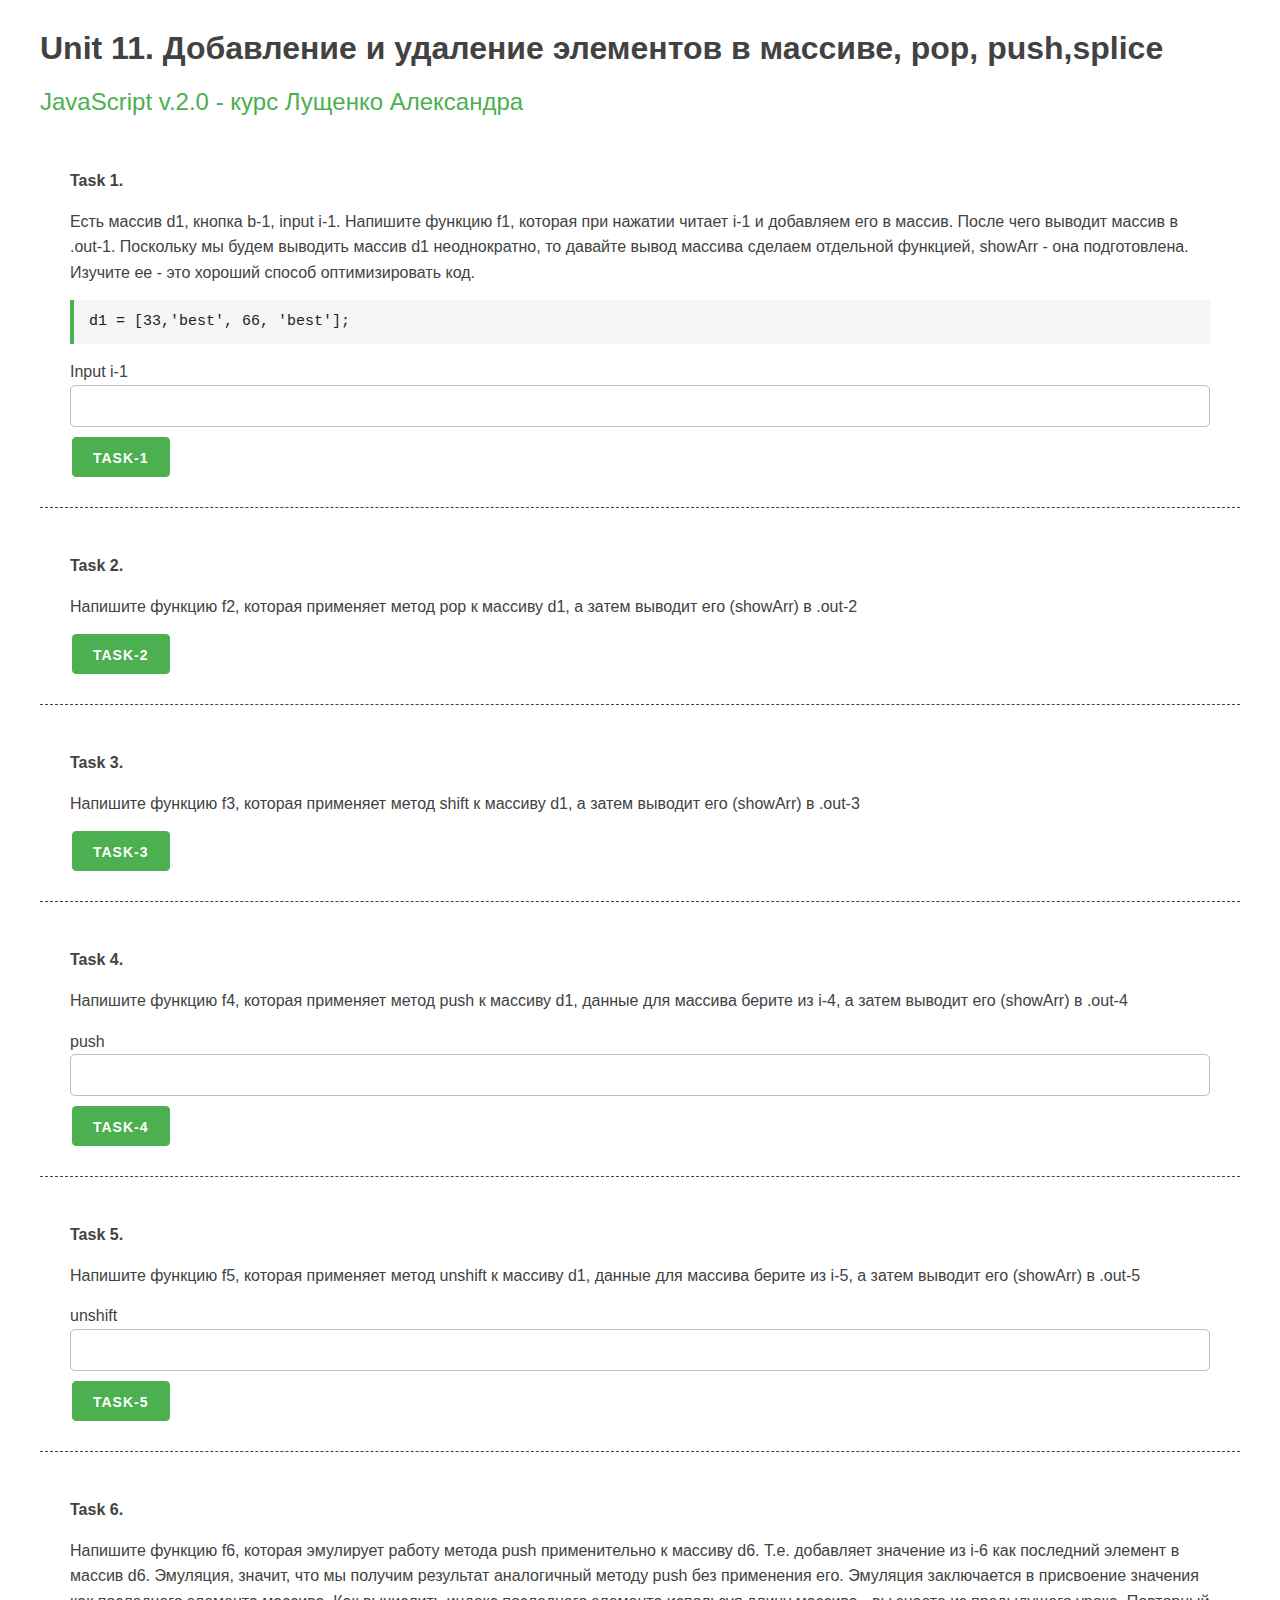
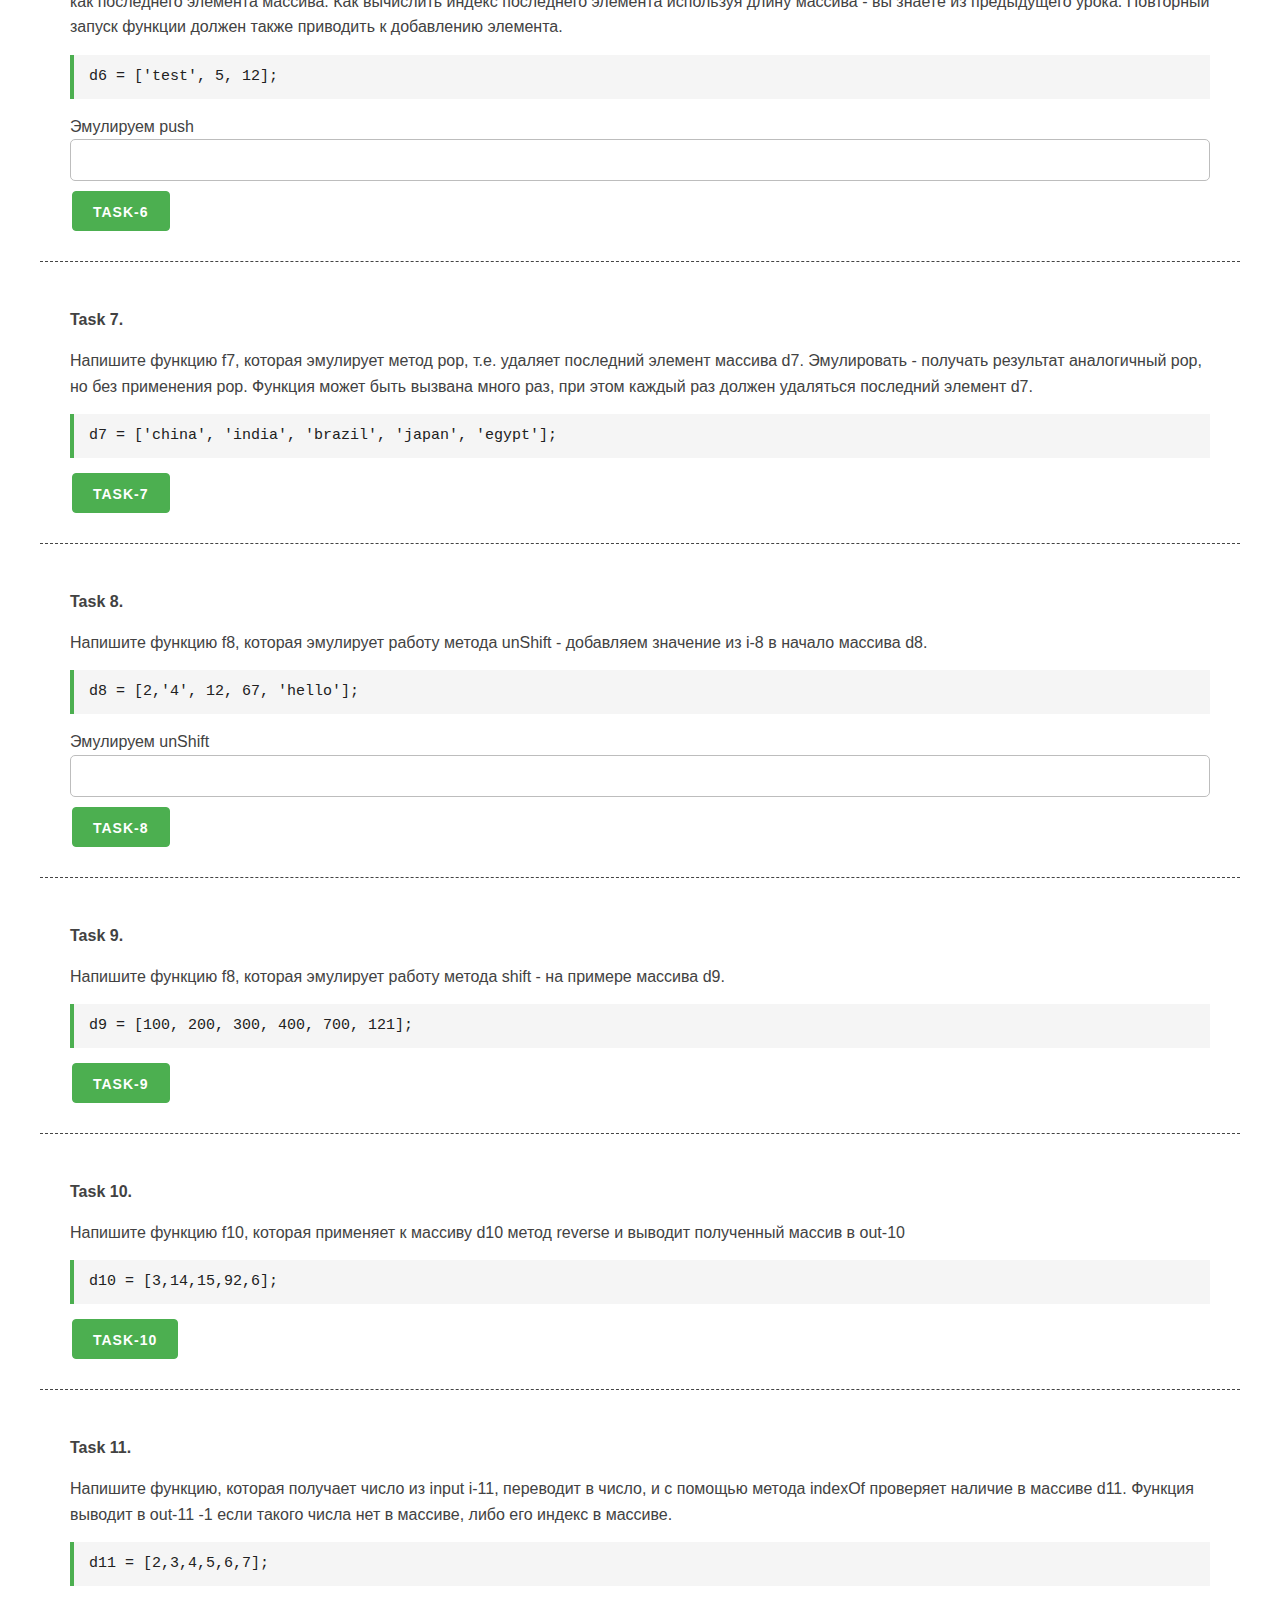
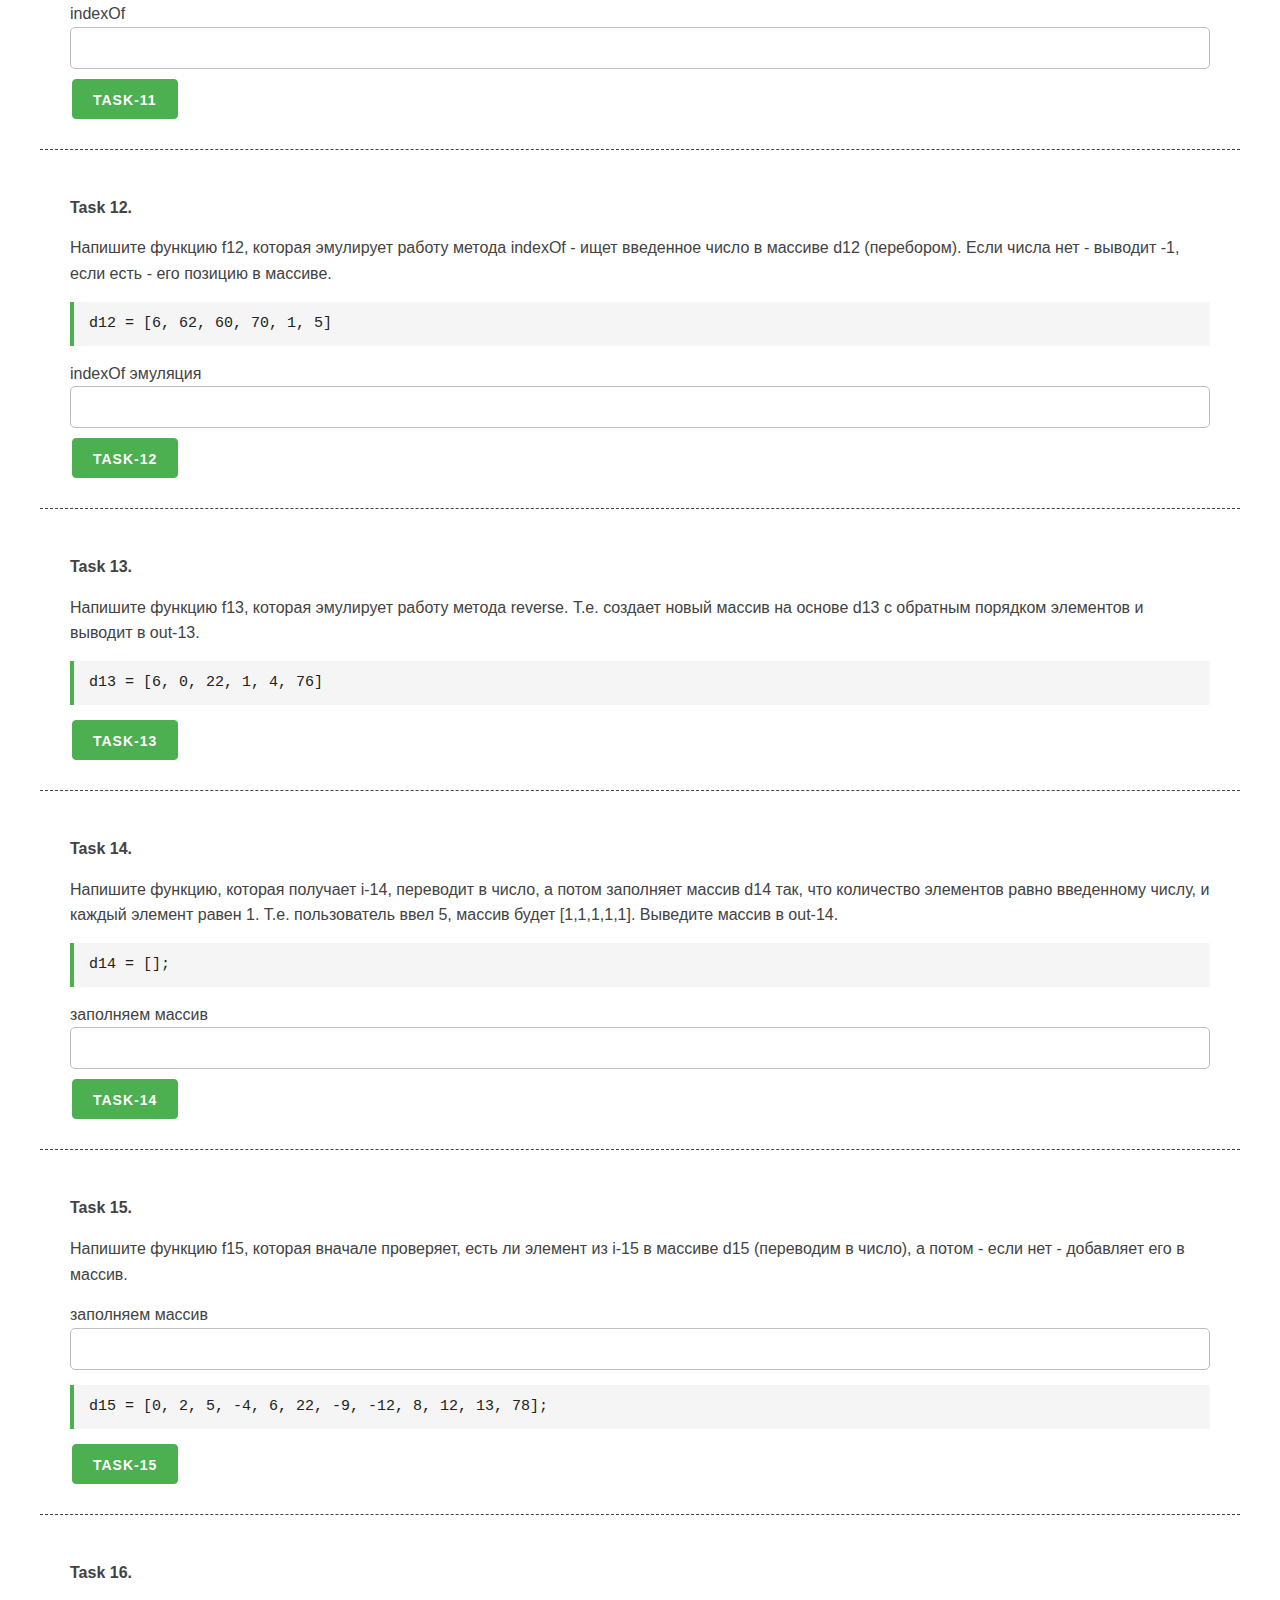
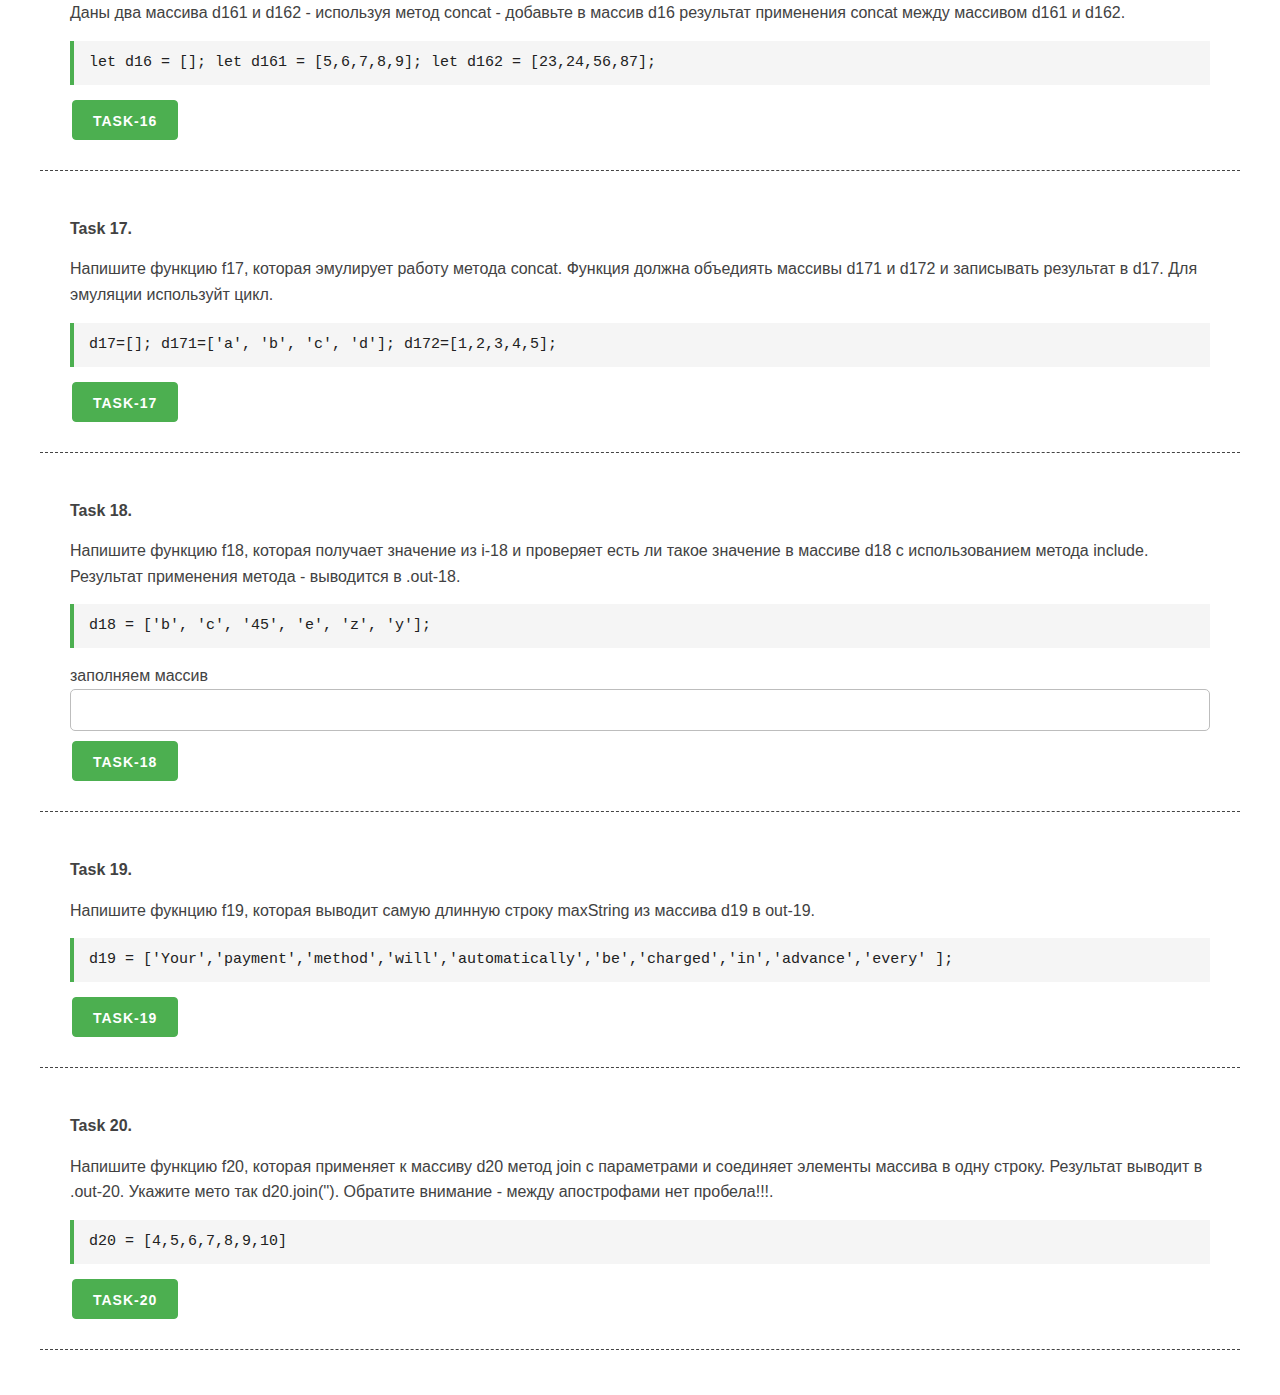
<file: unit_11/unit_11.html>
<!DOCTYPE html>
<html lang="en">

<head>
    <meta charset="UTF-8">
    <meta name="viewport" content="width=device-width, initial-scale=1.0">
    <meta http-equiv="X-UA-Compatible" content="ie=edge">
    <link rel="stylesheet" href="css/mustard-ui.min.css">
    <link rel="stylesheet" href="css/style.css">
    <title>Unit 11</title>
</head>

<body>
    <div class="container">
        <h1>Unit 11. Добавление и удаление элементов в массиве, pop, push,splice</h1>
        <h2><a href="https://itgid.info/course/javascript-2" target="_blank">JavaScript v.2.0 - курс Лущенко
                Александра</a></h2>

        <section>
            <p><b>Task 1.</b></p>
            <p>Есть массив d1, кнопка b-1, input i-1. Напишите функцию f1, которая при нажатии читает i-1 и добавляем
                его в массив. После чего выводит массив в .out-1. Поскольку мы будем выводить массив d1 неоднократно, то
                давайте вывод массива сделаем отдельной функцией, showArr - она подготовлена. Изучите ее - это хороший
                способ оптимизировать код.</p>
            <pre>
         d1 = [33,'best', 66, 'best'];
        </pre>
            <div class="form-control">Input i-1 <input type="text" class="i-1"></div>
            <button class="button-primary b-1">Task-1</button>
            <div class="out-1"></div>
        </section>

        <section>
            <p><b>Task 2.</b></p>
            <p>Напишите функцию f2, которая применяет метод pop к массиву d1, а затем выводит его (showArr) в .out-2</p>
            <button class="button-primary b-2">Task-2</button>
            <div class="out-2"></div>
        </section>

        <section>
            <p><b>Task 3.</b></p>
            <p>Напишите функцию f3, которая применяет метод shift к массиву d1, а затем выводит его (showArr) в .out-3
            </p>
            <button class="button-primary b-3">Task-3</button>
            <div class="out-3"></div>
        </section>

        <section>
            <p><b>Task 4.</b></p>
            <p>Напишите функцию f4, которая применяет метод push к массиву d1, данные для массива берите из i-4, а затем
                выводит его (showArr) в .out-4</p>
            <div class="form-control">push <input type="text" class="i-4"></div>
            <button class="button-primary b-4">Task-4</button>
            <div class="out-4"></div>
        </section>

        <section>
            <p><b>Task 5.</b></p>
            <p>Напишите функцию f5, которая применяет метод unshift к массиву d1, данные для массива берите из i-5, а
                затем выводит его (showArr) в .out-5</p>
            <div class="form-control">unshift <input type="text" class="i-5"></div>
            <button class="button-primary b-5">Task-5</button>
            <div class="out-5"></div>
        </section>

        <section>
            <p><b>Task 6.</b></p>
            <p>Напишите функцию f6, которая эмулирует работу метода push применительно к массиву d6. Т.е. добавляет
                значение из i-6 как последний элемент в массив d6. Эмуляция, значит, что мы получим результат
                аналогичный методу push без применения его. Эмуляция заключается в присвоение значения как последнего
                элемента массива. Как вычислить индекс последнего элемента используя длину массива - вы знаете из
                предыдущего урока. Повторный запуск функции должен также приводить к добавлению элемента.</p>
            <pre>d6 = ['test', 5, 12];</pre>
            <div class="form-control">Эмулируем push <input type="text" class="i-6"></div>
            <button class="button-primary b-6">Task-6</button>
            <div class="out-6"></div>
        </section>

        <section>
            <p><b>Task 7.</b></p>
            <p>Напишите функцию f7, которая эмулирует метод pop, т.е. удаляет последний элемент массива d7. Эмулировать
                - получать результат аналогичный pop, но без применения pop. Функция может быть вызвана много раз, при
                этом каждый раз должен удаляться последний элемент d7.</p>
            <pre>
            d7 = ['china', 'india', 'brazil', 'japan', 'egypt'];
        </pre>
            <button class="button-primary b-7">Task-7</button>
            <div class="out-7"></div>
        </section>

        <section>
            <p><b>Task 8.</b></p>
            <p>Напишите функцию f8, которая эмулирует работу метода unShift - добавляем значение из i-8 в начало массива
                d8.</p>
            <pre>
             d8 = [2,'4', 12, 67, 'hello'];
        </pre>
            <div class="form-control">Эмулируем unShift <input type="text" class="i-8"></div>

            <button class="button-primary b-8">Task-8</button>
            <div class="out-8"></div>
            <div class="out-8-1"></div>
        </section>

        <section>
            <p><b>Task 9.</b></p>
            <p>Напишите функцию f8, которая эмулирует работу метода shift - на примере массива d9.</p>
            <pre>
            d9 = [100, 200, 300, 400, 700, 121];
        </pre>
            <button class="button-primary b-9">Task-9</button>
            <div class="out-9"></div>
        </section>

        <section>
            <p><b>Task 10.</b></p>
            <p>Напишите функцию f10, которая применяет к массиву d10 метод reverse и выводит полученный массив в out-10
            </p>
            <pre>d10 = [3,14,15,92,6];</pre>
            <button class="button-primary b-10">Task-10</button>
            <div class="out-10"></div>
        </section>

        <section>
            <p><b>Task 11.</b></p>
            <p>Напишите функцию, которая получает число из input i-11, переводит в число, и с помощью метода indexOf
                проверяет наличие в массиве d11. Функция выводит в out-11 -1 если такого числа нет в массиве, либо его
                индекс в массиве.
            </p>
            <pre>d11 = [2,3,4,5,6,7];</pre>
            <div class="form-control">indexOf <input type="text" class="i-11"></div>

            <button class="button-primary b-11">Task-11</button>
            <div class="out-11"></div>
        </section>

        <section>
            <p><b>Task 12.</b></p>
            <p>Напишите функцию f12, которая эмулирует работу метода indexOf - ищет введенное число в массиве d12
                (перебором). Если числа нет - выводит -1, если есть - его позицию в массиве.</p>
            <pre>d12 = [6, 62, 60, 70, 1, 5]</pre>
            <div class="form-control">indexOf эмуляция<input type="text" class="i-12"></div>

            <button class="button-primary b-12">Task-12</button>
            <div class="out-12"></div>
        </section>

        <section>
            <p><b>Task 13.</b></p>
            <p>Напишите функцию f13, которая эмулирует работу метода reverse. Т.е. создает новый массив на основе d13 с
                обратным порядком элементов и выводит в out-13.</p>
            <pre> d13 = [6, 0, 22, 1, 4, 76]</pre>
            <button class="button-primary b-13">Task-13</button>
            <div class="out-13"></div>
        </section>

        <section>
            <p><b>Task 14.</b></p>
            <p>Напишите функцию, которая получает i-14, переводит в число, а потом заполняет массив d14 так, что
                количество элементов равно введенному числу, и каждый элемент равен 1. Т.е. пользователь ввел 5, массив
                будет [1,1,1,1,1]. Выведите массив в out-14. </p>
            <pre>d14 = [];</pre>
            <div class="form-control">заполняем массив<input type="text" class="i-14"></div>
            <button class="button-primary b-14">Task-14</button>
            <div class="out-14"></div>
        </section>

        <section>
            <p><b>Task 15.</b></p>
            <p>Напишите функцию f15, которая вначале проверяет, есть ли элемент из i-15 в массиве d15 (переводим в
                число), а потом - если нет - добавляет его в массив.</p>
            <div class="form-control">заполняем массив<input type="text" class="i-15"></div>

            <pre>d15 = [0, 2, 5, -4, 6, 22, -9, -12, 8, 12, 13, 78];</pre>
            <button class="button-primary b-15">Task-15</button>
            <div class="out-15"></div>
        </section>

        <section>
            <p><b>Task 16.</b></p>
            <p>Даны два массива d161 и d162 - используя метод concat - добавьте в массив d16 результат применения concat
                между массивом d161 и d162.</p>
            <pre>
let d16 = [];
let d161 = [5,6,7,8,9];
let d162 = [23,24,56,87];
        </pre>
            <button class="button-primary b-16">Task-16</button>
            <div class="out-16"></div>
        </section>

        <section>
            <p><b>Task 17.</b></p>
            <p>Напишите функцию f17, которая эмулирует работу метода concat. Функция должна объедиять массивы d171 и
                d172 и записывать результат в d17. Для эмуляции используйт цикл.</p>
            <pre>
d17=[];
d171=['a', 'b', 'c', 'd'];
d172=[1,2,3,4,5];
        </pre>
            <button class="button-primary b-17">Task-17</button>
            <div class="out-17"></div>
        </section>

        <section>
            <p><b>Task 18.</b></p>
            <p>Напишите функцию f18, которая получает значение из i-18 и проверяет есть ли такое значение в массиве d18
                c использованием метода include. Результат применения метода - выводится в .out-18.</p>
            <pre>d18 = ['b', 'c', '45', 'e', 'z', 'y'];</pre>
            <div class="form-control">заполняем массив<input type="text" class="i-18"></div>
            <button class="button-primary b-18">Task-18</button>
            <div class="out-18"></div>
        </section>

        <section>
            <p><b>Task 19.</b></p>
            <p>Напишите фукнцию f19, которая выводит самую длинную строку maxString из массива d19 в out-19.</p>
            <pre>d19 = ['Your','payment','method','will','automatically','be','charged','in','advance','every' ];</pre>
            <button class="button-primary b-19">Task-19</button>
            <div class="out-19"></div>
        </section>

        <section>
            <p><b>Task 20.</b></p>
            <p>Напишите функцию f20, которая применяет к массиву d20 метод join с параметрами и соединяет элементы
                массива в одну строку. Результат выводит в .out-20. Укажите мето так d20.join(''). Обратите внимание  - между апострофами нет пробела!!!.</p>
            <pre> d20 = [4,5,6,7,8,9,10]</pre>
            <button class="button-primary b-20">Task-20</button>
            <div class="out-20"></div>
        </section>



    </div>

    <script src="unit_11.js"></script>
</body>

</html>
</file>
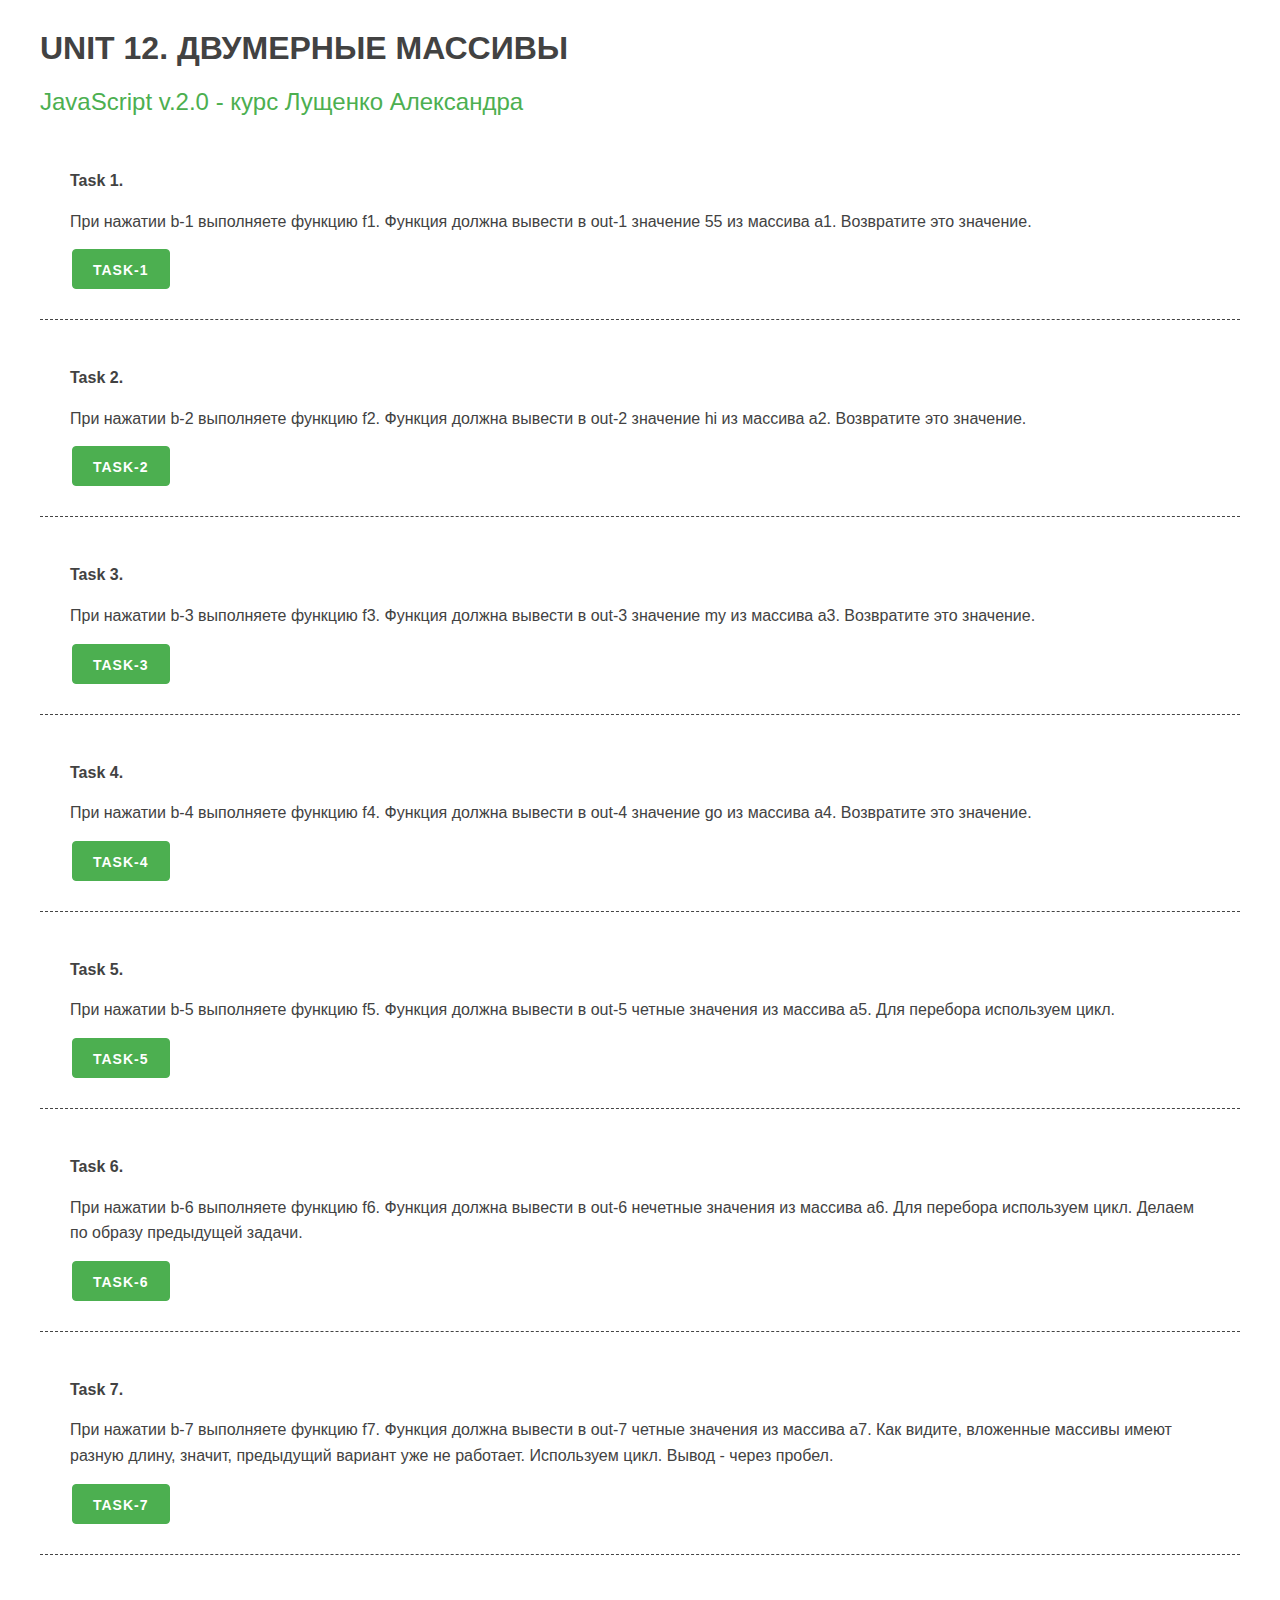
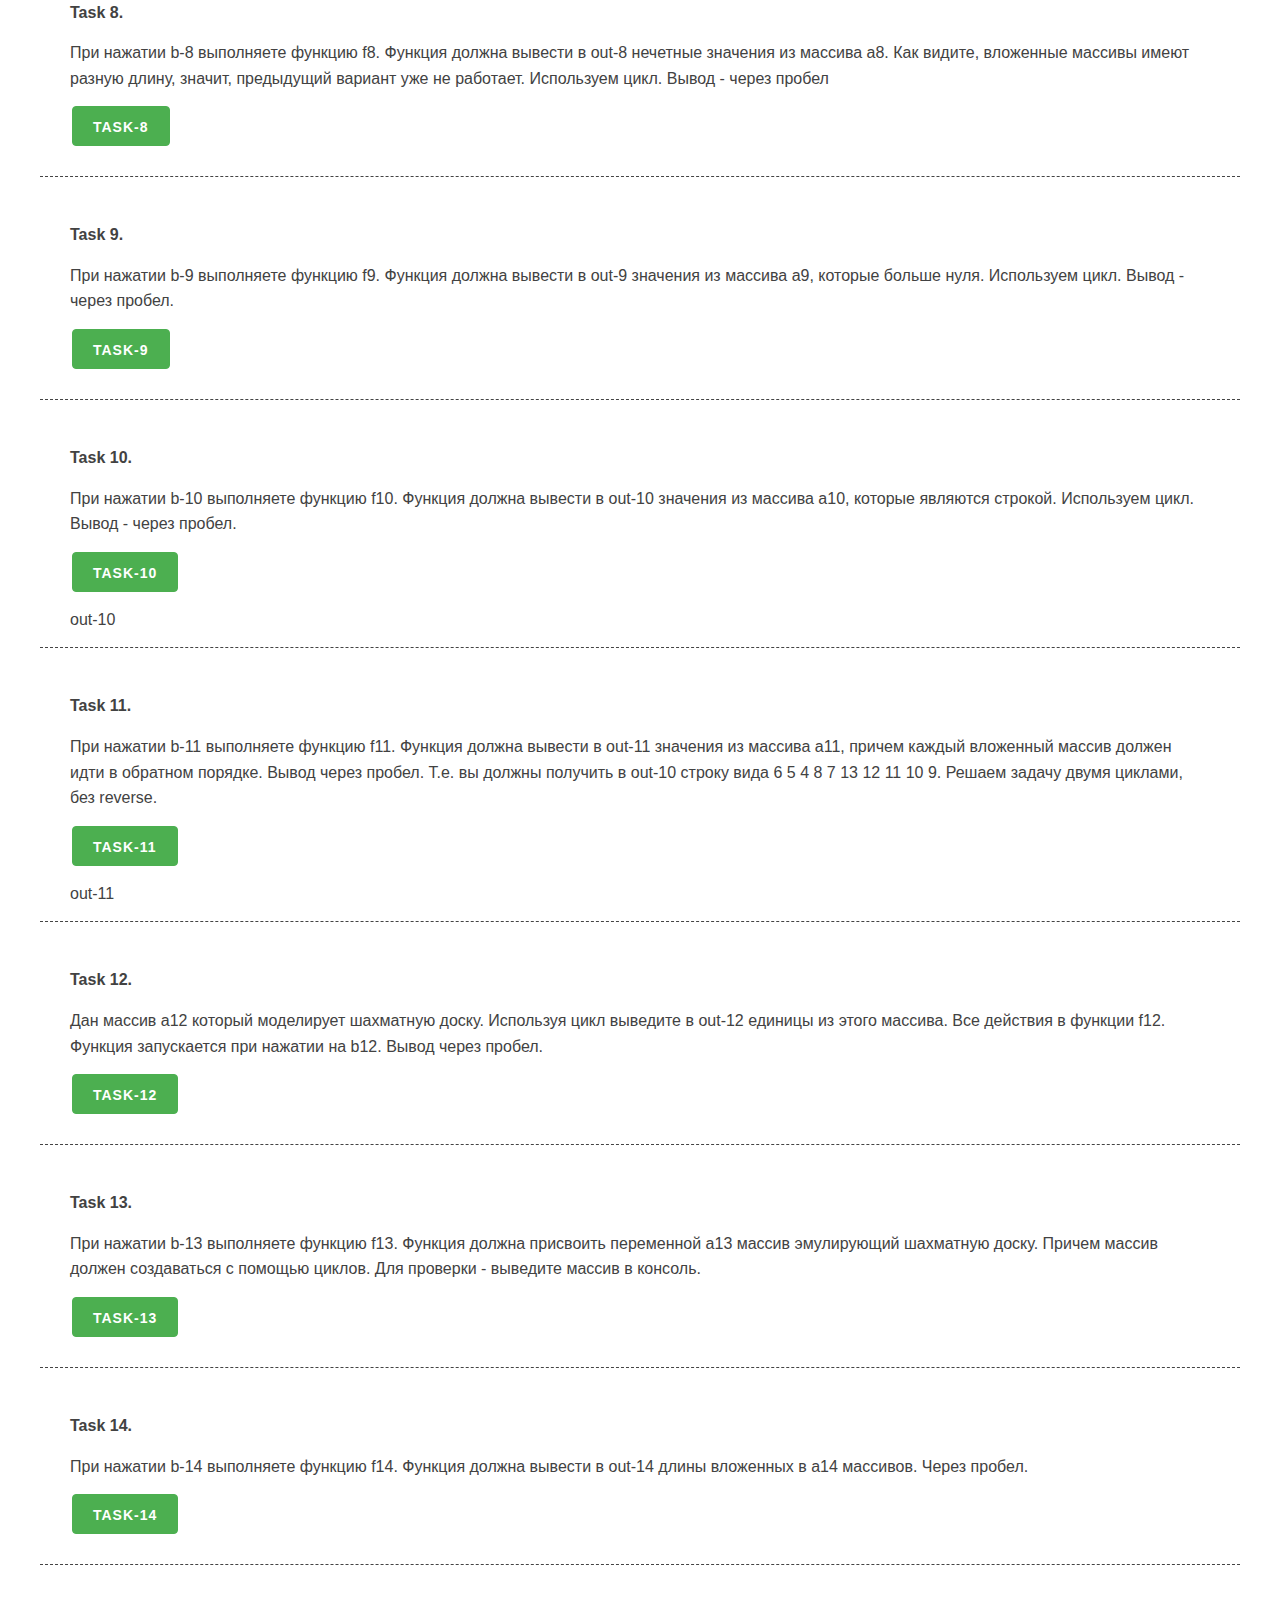
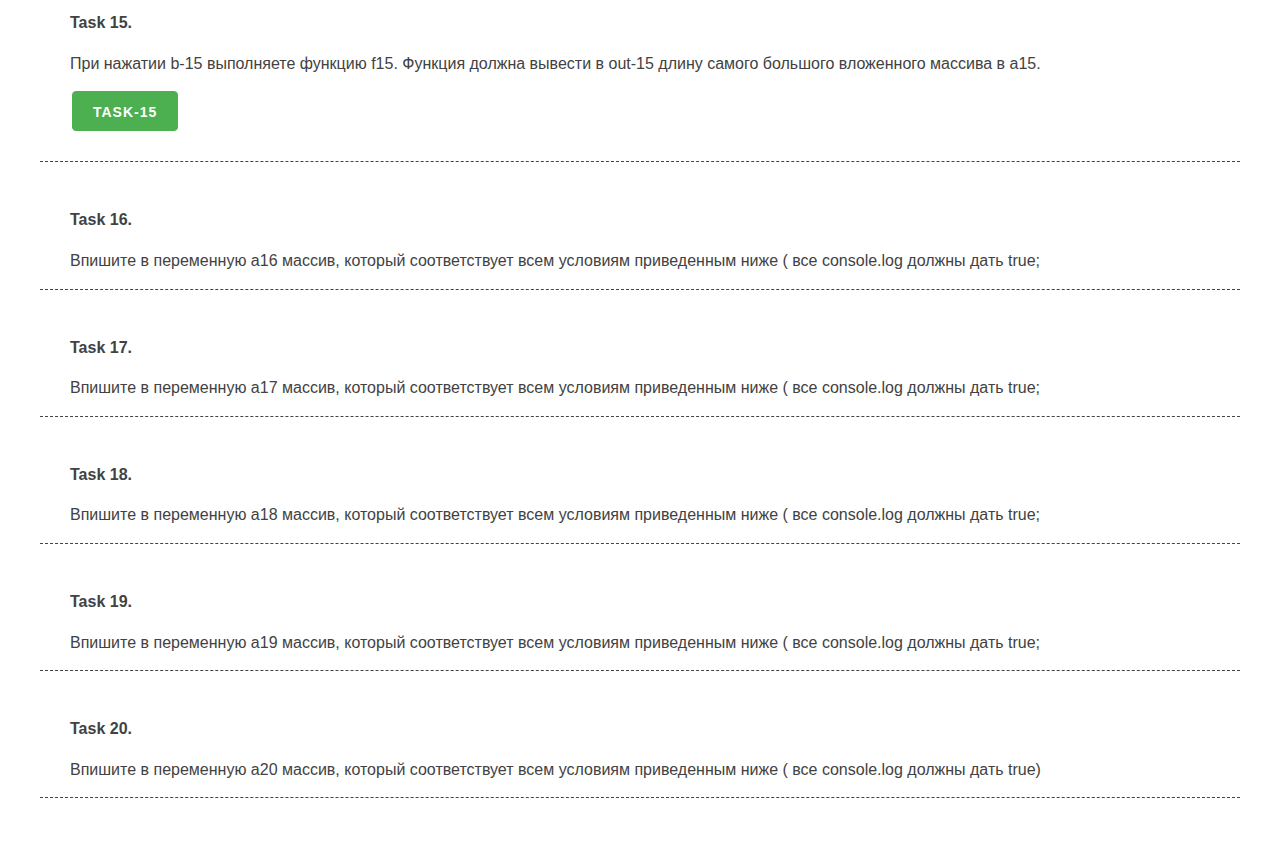
<file: unit_12/unit_12.html>
<!DOCTYPE html>
<html lang="en">

<head>
    <meta charset="UTF-8">
    <meta name="viewport" content="width=device-width, initial-scale=1.0">
    <meta http-equiv="X-UA-Compatible" content="ie=edge">
    <link rel="stylesheet" href="css/mustard-ui.min.css">
    <link rel="stylesheet" href="css/style.css">
    <title>Unit 12</title>
</head>

<body>
    <div class="container">
        <h1>UNIT 12. ДВУМЕРНЫЕ МАССИВЫ</h1>
        <h2><a href="https://itgid.info/course/javascript-2" target="_blank">JavaScript v.2.0 - курс Лущенко
                Александра</a></h2>

        <section>
            <p><b>Task 1.</b></p>
            <p>При нажатии b-1 выполняете функцию f1. Функция должна вывести в out-1 значение 55 из массива a1. Возвратите это значение.</p>
            <button class="button-primary b-1">Task-1</button>
            <div class="out-1"></div>
        </section>

        <section>
            <p><b>Task 2.</b></p>
            <p>При нажатии b-2 выполняете функцию f2. Функция должна вывести в out-2 значение hi из массива a2. Возвратите это значение.</p>
            <button class="button-primary b-2">Task-2</button>
            <div class="out-2"></div>
        </section>

        <section>
            <p><b>Task 3.</b></p>
            <p>При нажатии b-3 выполняете функцию f3. Функция должна вывести в out-3 значение my из массива a3. Возвратите это значение.</p>
            <button class="button-primary b-3">Task-3</button>
            <div class="out-3"></div>
        </section>

        <section>
            <p><b>Task 4.</b></p>
            <p>При нажатии b-4 выполняете функцию f4. Функция должна вывести в out-4 значение go из массива a4. Возвратите это значение.</p>
            <button class="button-primary b-4">Task-4</button>
            <div class="out-4"></div>
        </section>

        <section>
            <p><b>Task 5.</b></p>
            <p>При нажатии b-5 выполняете функцию f5. Функция должна вывести в out-5 четные значения из массива a5. Для перебора используем цикл.
            </p>
            <button class="button-primary b-5">Task-5</button>
            <div class="out-5"></div>
        </section>

        <section>
            <p><b>Task 6.</b></p>
            <p>При нажатии b-6 выполняете функцию f6. Функция должна вывести в out-6 нечетные значения из массива a6. Для перебора используем цикл. Делаем по образу предыдущей задачи.</p>
            <button class="button-primary b-6">Task-6</button>
            <div class="out-6"></div>
        </section>

        <section>
            <p><b>Task 7.</b></p>
            <p> При нажатии b-7 выполняете функцию f7. Функция должна вывести в out-7 четные значения из массива a7. Как видите, вложенные массивы имеют разную длину, значит, предыдущий вариант уже не работает. Используем цикл. Вывод - через пробел.</p>
            <button class="button-primary b-7">Task-7</button>
            <div class="out-7"></div>
        </section>

        <section>
            <p><b>Task 8.</b></p>
            <p>При нажатии b-8 выполняете функцию f8. Функция должна вывести в out-8 нечетные значения из массива a8. Как видите, вложенные массивы имеют разную длину, значит, предыдущий вариант уже не работает. Используем цикл. Вывод - через пробел</p>
            <button class="button-primary b-8">Task-8</button>
            <div class="out-8"></div>
        </section>

        <section>
            <p><b>Task 9.</b></p>
            <p>При нажатии b-9 выполняете функцию f9. Функция должна вывести в out-9 значения из массива a9, которые больше нуля. Используем цикл. Вывод - через пробел.
            </p>

            <button class="button-primary b-9">Task-9</button>
            <div class="out-9"></div>
        </section>

        <section>
            <p><b>Task 10.</b></p>
            <p>При нажатии b-10 выполняете функцию f10. Функция должна вывести в out-10 значения из массива a10, которые являются строкой. Используем цикл. Вывод - через пробел.</p>
            <button class="button-primary b-10">Task-10</button>
            <div class="out-10">out-10</div>
        </section>

        <section>
            <p><b>Task 11.</b></p>
            <p>При нажатии b-11 выполняете функцию f11. Функция должна вывести в out-11 значения из массива a11, причем каждый вложенный массив должен идти в обратном порядке. Вывод через пробел. Т.е. вы должны получить в out-10 строку вида 6 5 4 8 7 13 12 11 10 9. Решаем задачу двумя циклами, без reverse.</p>
            <button class="button-primary b-11">Task-11</button>
            <div class="out-11">out-11</div>
        </section>

        <section>
            <p><b>Task 12.</b></p>
            <p> Дан массив a12 который моделирует шахматную доску. Используя цикл выведите в out-12 единицы из этого массива. Все действия в функции f12. Функция запускается при нажатии на b12. Вывод через пробел.</p>
            <button class="button-primary b-12">Task-12</button>
            <div class="out-12"></div>
        </section>

        <section>
            <p><b>Task 13.</b></p>
            <p>При нажатии b-13 выполняете функцию f13. Функция должна присвоить переменной a13 массив эмулирующий шахматную доску. Причем массив должен создаваться с помощью циклов. Для проверки - выведите массив в консоль.</p>
            <button class="button-primary b-13">Task-13</button>
            <div class="out-13"></div>
        </section>

        <section>
            <p><b>Task 14.</b></p>
            <p>При нажатии b-14 выполняете функцию f14. Функция должна вывести в out-14 длины вложенных в a14 массивов. Через пробел.</p>
            <button class="button-primary b-14">Task-14</button>
            <div class="out-14"></div>
        </section>

        <section>
            <p><b>Task 15.</b></p>
            <p>При нажатии b-15 выполняете функцию f15. Функция должна вывести в out-15 длину самого большого вложенного массива в a15.</p>
            <button class="button-primary b-15">Task-15</button>
            <div class="out-15"></div>
        </section>

        <section>
            <p><b>Task 16.</b></p>
            <p>Впишите в переменную a16 массив, который соответствует всем условиям приведенным ниже ( все console.log должны дать true;</p>
        </section>

        <section>
            <p><b>Task 17.</b></p>
            <p>Впишите в переменную a17 массив, который соответствует всем условиям приведенным ниже ( все console.log должны дать true;</p>
        </section>

        <section>
            <p><b>Task 18.</b></p>
            <p>Впишите в переменную a18 массив, который соответствует всем условиям приведенным ниже ( все console.log должны дать true;</p>
        </section>

        <section>
            <p><b>Task 19.</b></p>
            <p> Впишите в переменную a19 массив, который соответствует всем условиям приведенным ниже ( все console.log должны дать true;</p>
        </section>

        <section>
            <p><b>Task 20.</b></p>
            <p>Впишите в переменную a20 массив, который соответствует всем условиям приведенным ниже ( все console.log должны дать true)</p>
        </section>

    </div>

    <script src="unit_12.js"></script>
</body>

</html>
</file>
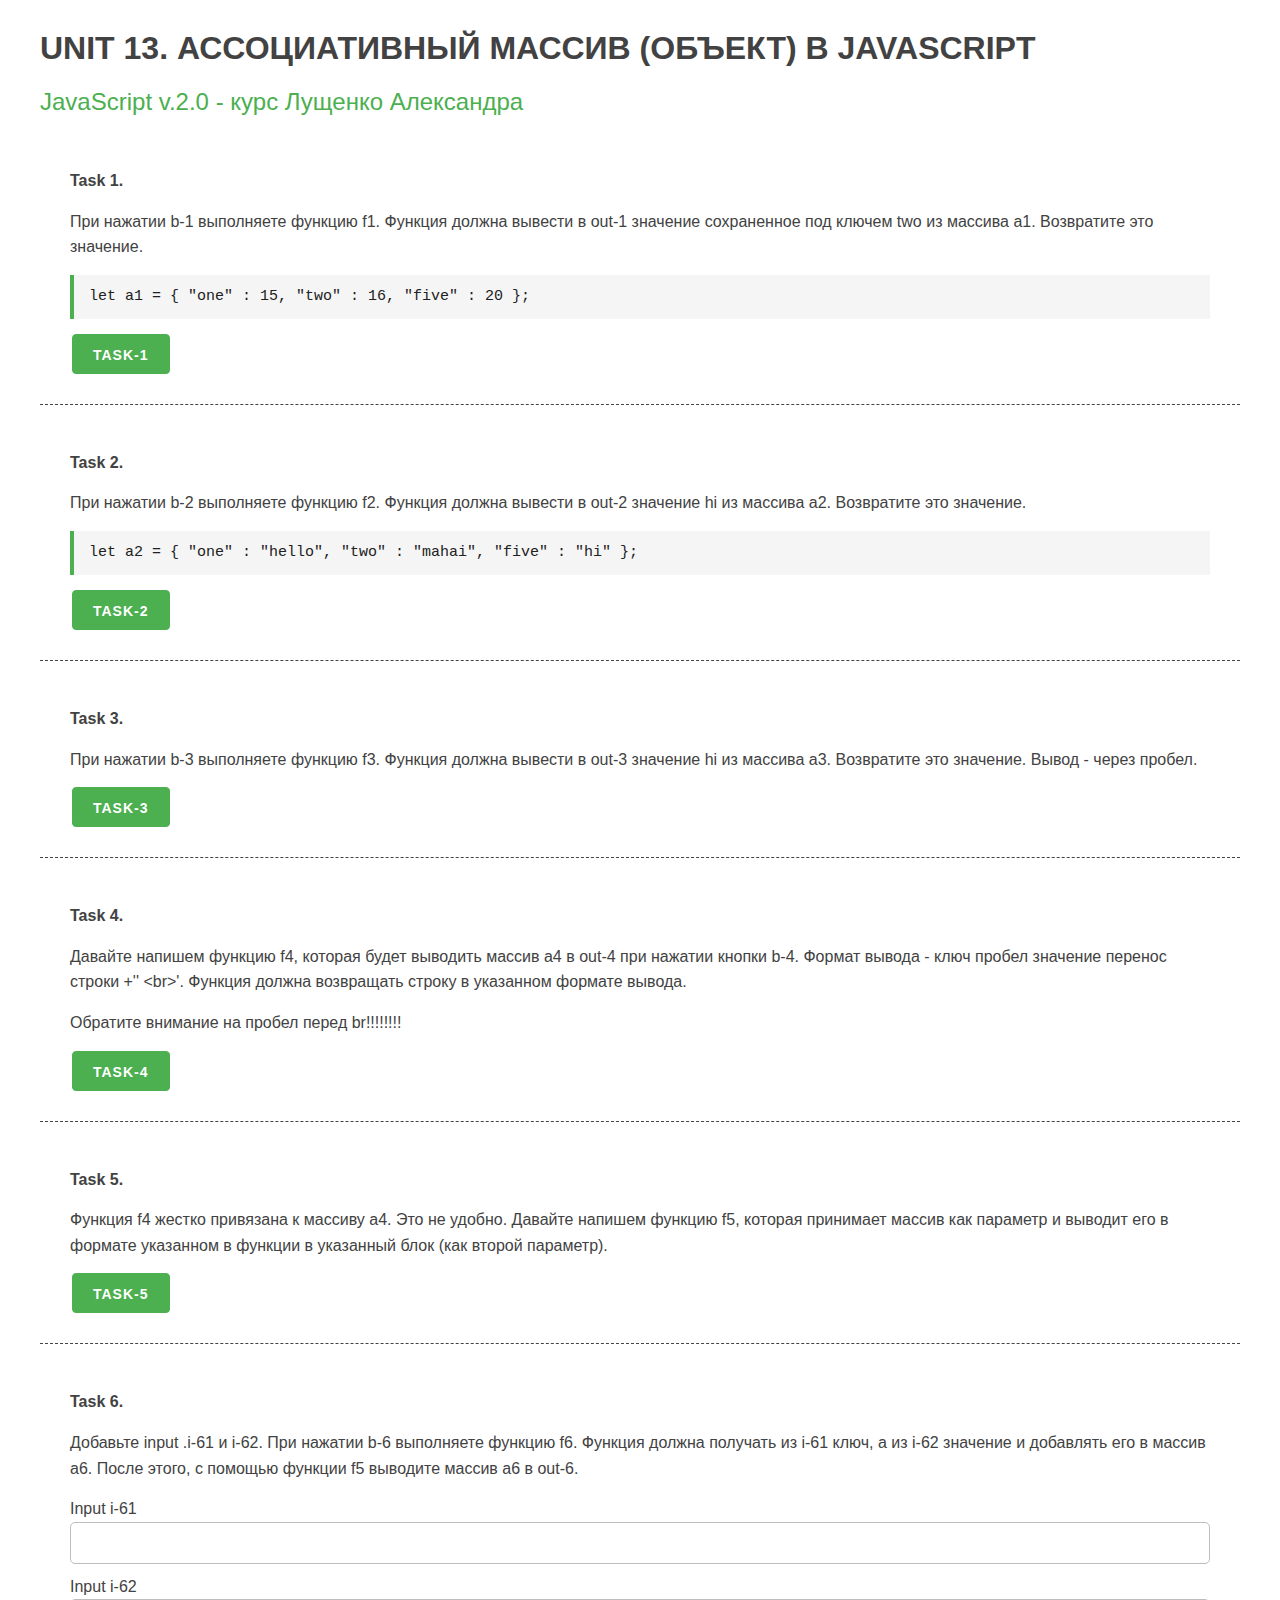
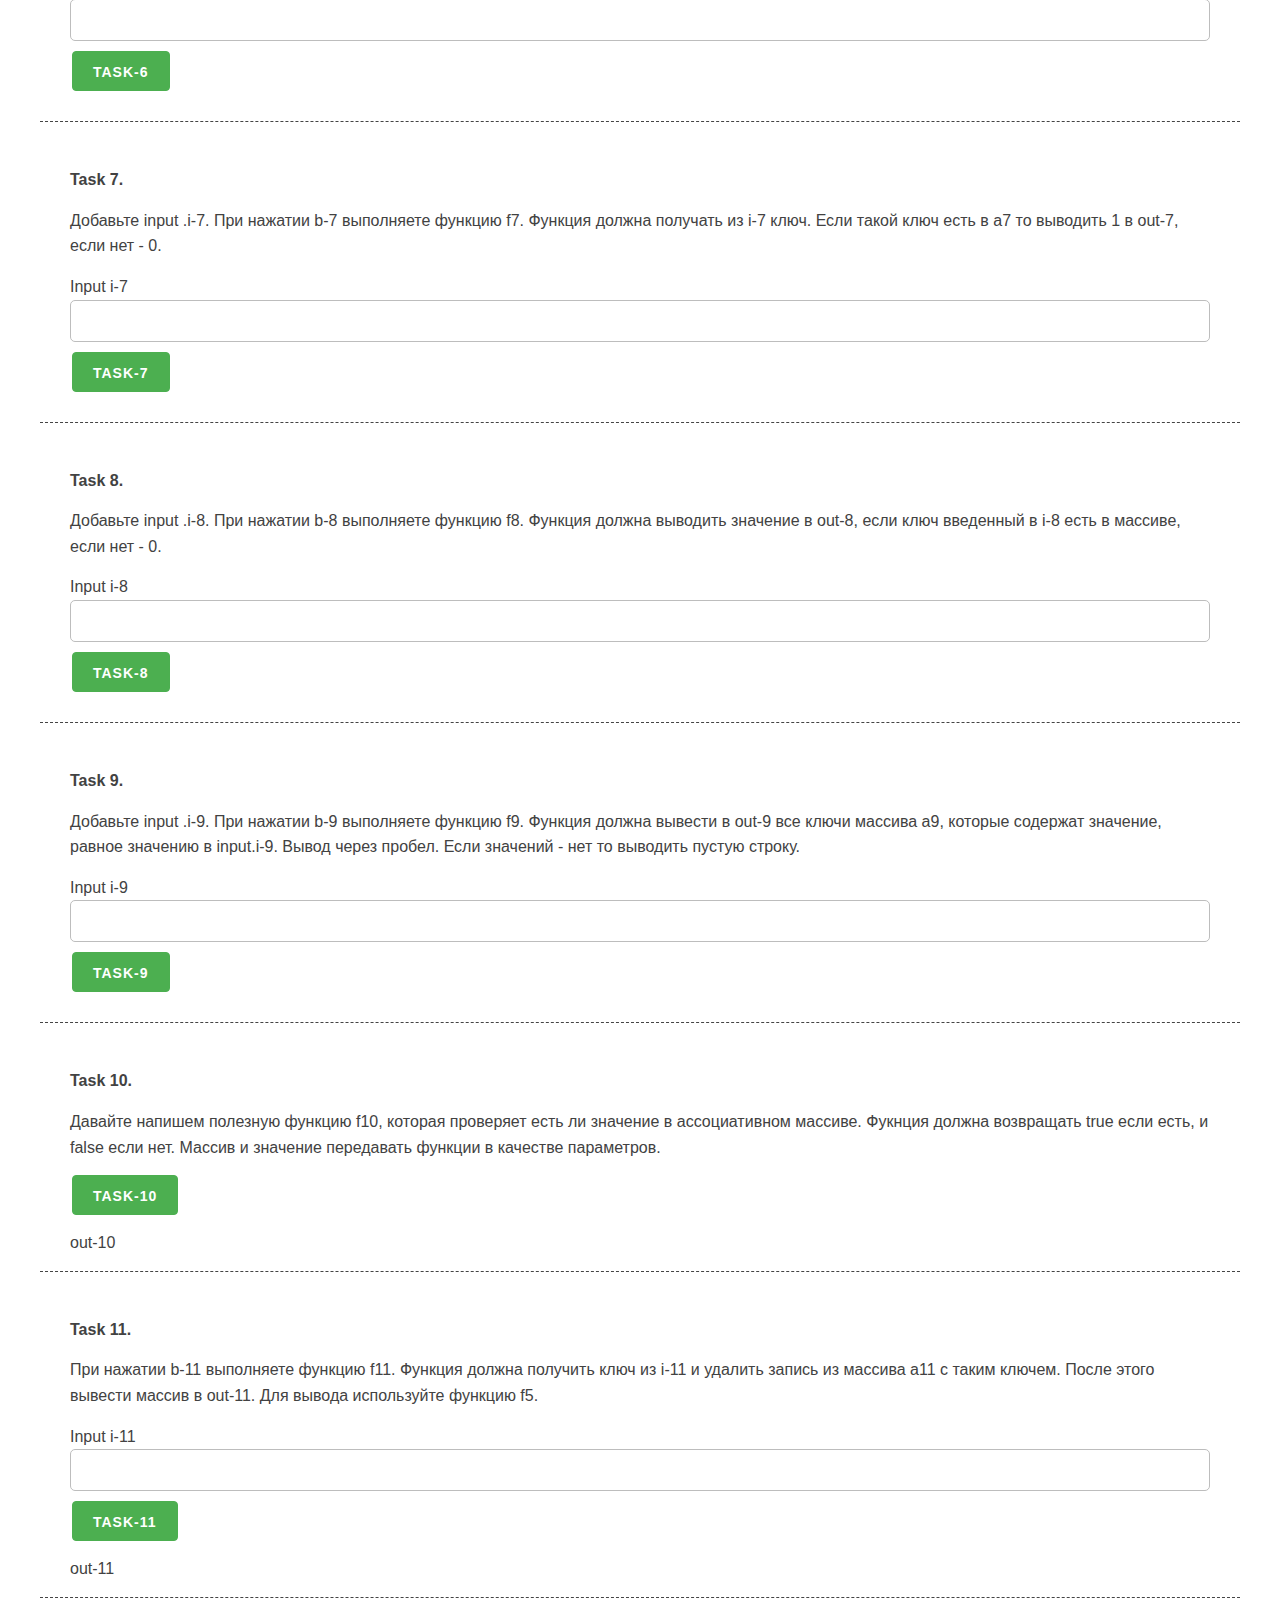
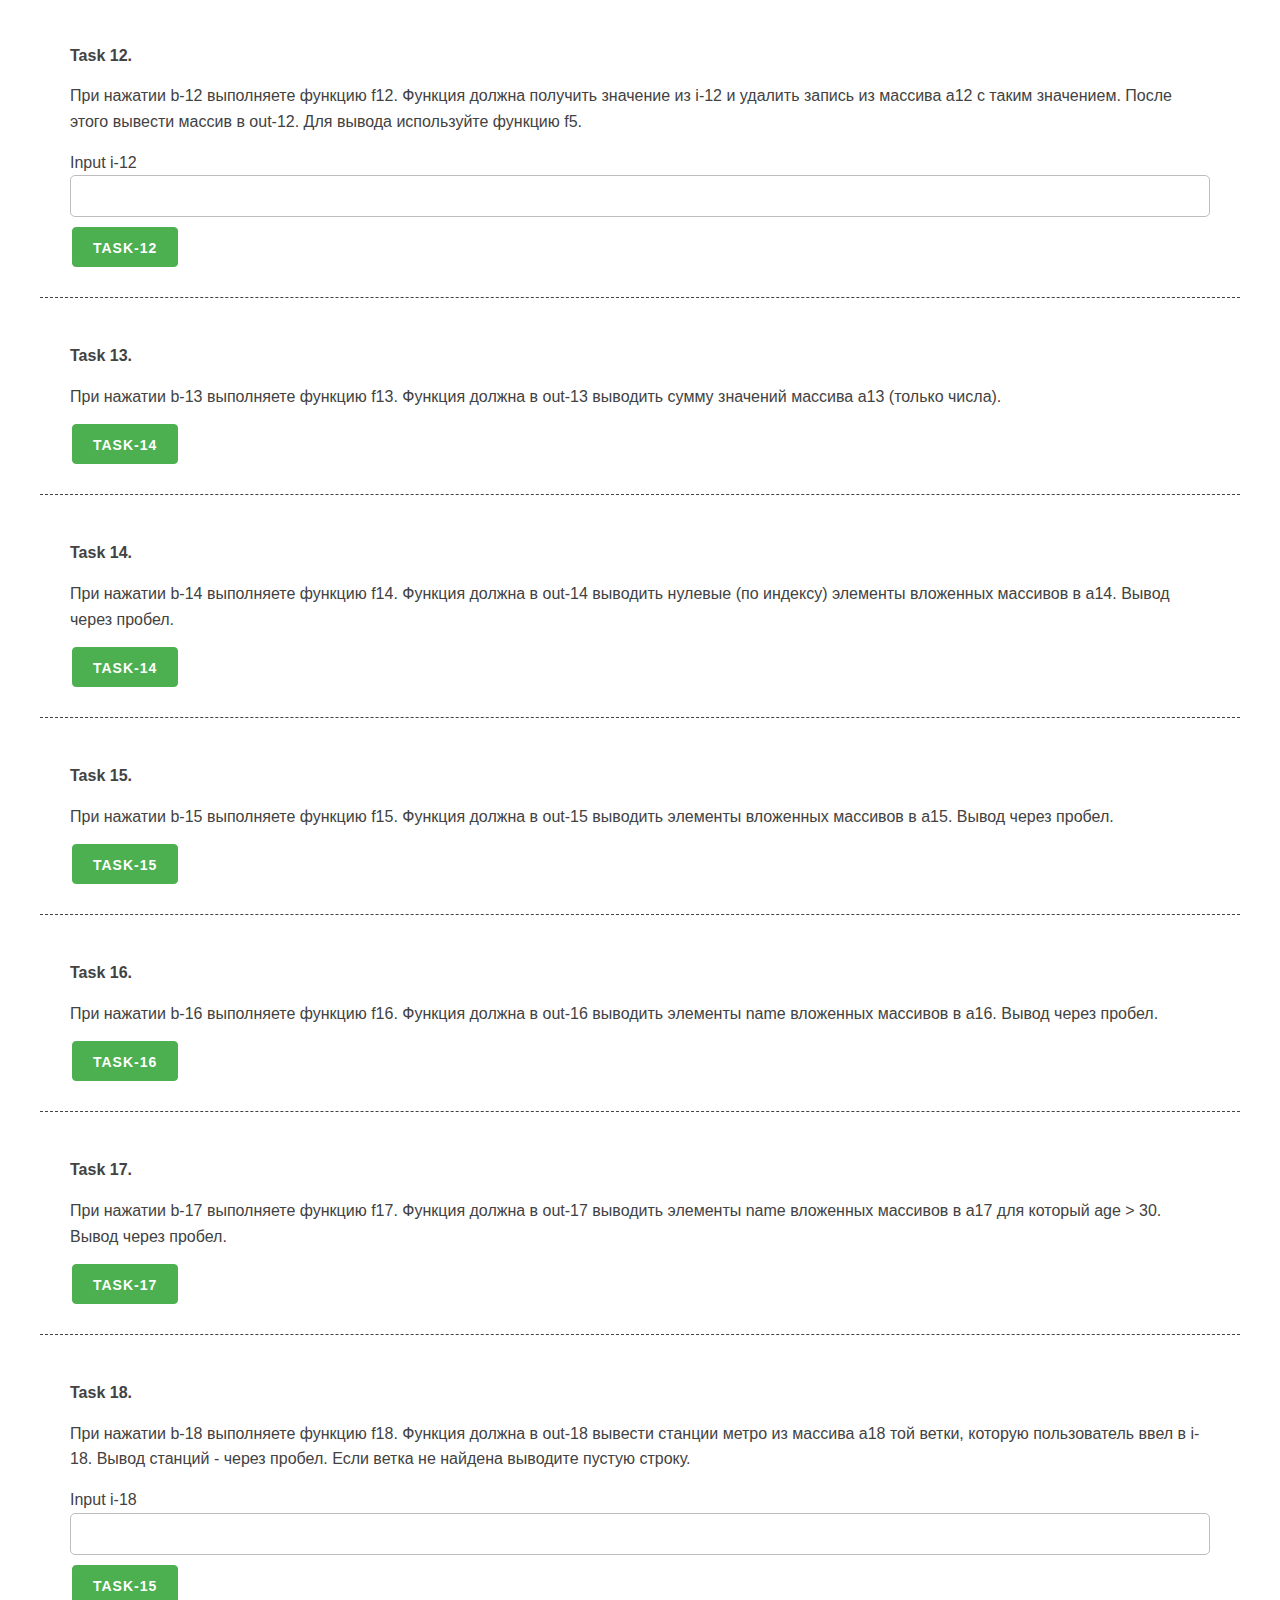
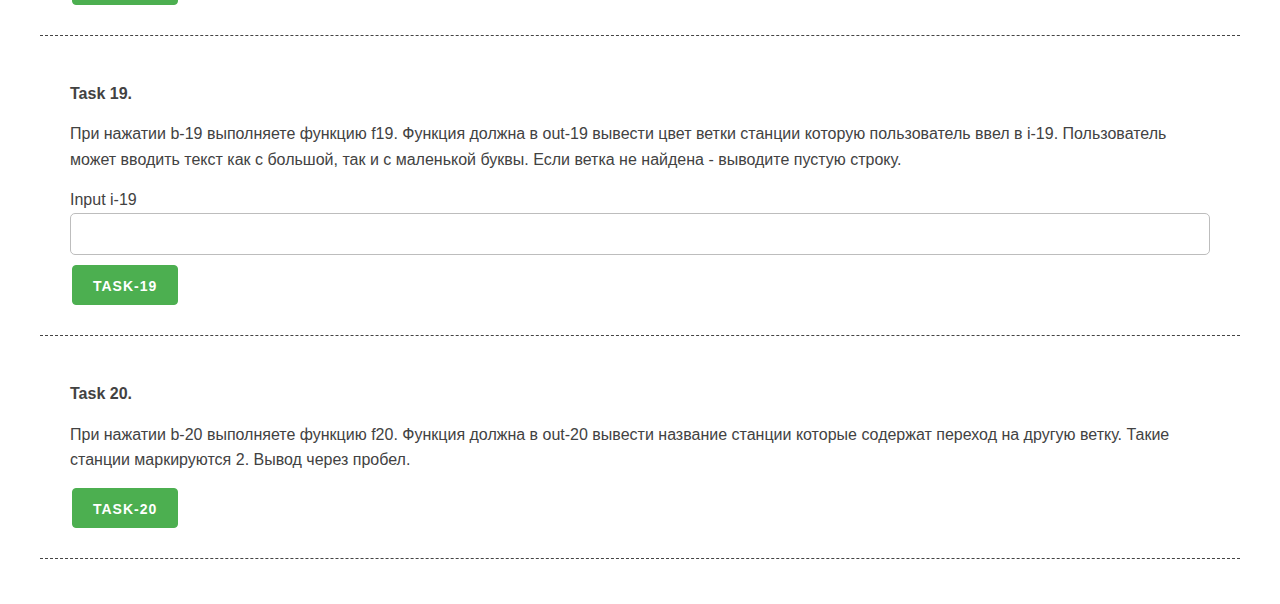
<file: unit_13/unit_13.html>
<!DOCTYPE html>
<html lang="en">

<head>
    <meta charset="UTF-8">
    <meta name="viewport" content="width=device-width, initial-scale=1.0">
    <meta http-equiv="X-UA-Compatible" content="ie=edge">
    <link rel="stylesheet" href="css/mustard-ui.min.css">
    <link rel="stylesheet" href="css/style.css">
    <title>Unit 13</title>
</head>

<body>
    <div class="container">
        <h1>UNIT 13. АССОЦИАТИВНЫЙ МАССИВ (ОБЪЕКТ) В JAVASCRIPT</h1>
        <h2><a href="https://itgid.info/course/javascript-2" target="_blank">JavaScript v.2.0 - курс Лущенко
                Александра</a></h2>

        <section>
            <p><b>Task 1.</b></p>
            <p>При нажатии b-1 выполняете функцию f1. Функция должна вывести в out-1 значение сохраненное под ключем two
                из массива a1. Возвратите это значение.</p>
            <pre>
let a1 = {
"one" : 15,
"two" : 16,
"five" : 20
};
</pre>
            <button class="button-primary b-1">Task-1</button>
            <div class="out-1"></div>
        </section>

        <section>
            <p><b>Task 2.</b></p>
            <p>При нажатии b-2 выполняете функцию f2. Функция должна вывести в out-2 значение hi из массива a2.
                Возвратите это значение.</p>
            <pre>
    let a2 = {
"one" : "hello",
"two" : "mahai",
"five" : "hi"
};
</pre>
            <button class="button-primary b-2">Task-2</button>
            <div class="out-2"></div>
        </section>

        <section>
            <p><b>Task 3.</b></p>
            <p>При нажатии b-3 выполняете функцию f3. Функция должна вывести в out-3 значение hi из массива a3.
                Возвратите это значение. Вывод - через пробел.</p>
            <button class="button-primary b-3">Task-3</button>
            <div class="out-3"></div>
        </section>

        <section>
            <p><b>Task 4.</b></p>
            <p>Давайте напишем функцию f4, которая будет выводить массив a4 в out-4 при нажатии кнопки b-4. Формат
                вывода - ключ пробел значение перенос строки +'&#x27; &#x3C;br&#x3E;'. Функция должна возвращать строку
                в указанном формате вывода.</p>
            <p> Обратите внимание на пробел перед br!!!!!!!!</p>
            <button class="button-primary b-4">Task-4</button>
            <div class="out-4"></div>
        </section>

        <section>
            <p><b>Task 5.</b></p>
            <p>Функция f4 жестко привязана к массиву a4. Это не удобно. Давайте напишем функцию f5, которая принимает
                массив как параметр и выводит его в формате указанном в функции в указанный блок (как второй параметр).
            </p>
            <button class="button-primary b-5">Task-5</button>
            <div class="out-5"></div>
        </section>

        <section>
            <p><b>Task 6.</b></p>
            <p> Добавьте input .i-61 и i-62. При нажатии b-6 выполняете функцию f6. Функция должна получать из i-61
                ключ, а из i-62 значение и добавлять его в массив a6. После этого, с помощью функции f5 выводите массив
                a6 в out-6.</p>
            <div class="form-control">Input i-61 <input type="text" class="i-61"></div>
            <div class="form-control">Input i-62 <input type="text" class="i-62"></div>
            <button class="button-primary b-6">Task-6</button>
            <div class="out-6"></div>
        </section>

        <section>
            <p><b>Task 7.</b></p>
            <p> Добавьте input .i-7. При нажатии b-7 выполняете функцию f7. Функция должна получать из i-7 ключ. Если
                такой ключ есть в a7 то выводить 1 в out-7, если нет - 0.</p>
            <div class="form-control">Input i-7 <input type="text" class="i-7"></div>
            <button class="button-primary b-7">Task-7</button>
            <div class="out-7"></div>
        </section>

        <section>
            <p><b>Task 8.</b></p>
            <p>Добавьте input .i-8. При нажатии b-8 выполняете функцию f8. Функция должна выводить значение в out-8,
                если ключ введенный в i-8 есть в массиве, если нет - 0.</p>
            <div class="form-control">Input i-8 <input type="text" class="i-8"></div>
            <button class="button-primary b-8">Task-8</button>
            <div class="out-8"></div>
        </section>

        <section>
            <p><b>Task 9.</b></p>
            <p>Добавьте input .i-9. При нажатии b-9 выполняете функцию f9. Функция должна вывести в out-9 все ключи
                массива a9, которые содержат значение, равное значению в input.i-9. Вывод через пробел. Если значений -
                нет то выводить пустую строку. </p>
            <div class="form-control">Input i-9 <input type="text" class="i-9"></div>
            <button class="button-primary b-9">Task-9</button>
            <div class="out-9"></div>
        </section>

        <section>
            <p><b>Task 10.</b></p>
            <p>Давайте напишем полезную функцию f10, которая проверяет есть ли значение в ассоциативном массиве. Фукнция
                должна возвращать true если есть, и false если нет. Массив и значение передавать функции в качестве
                параметров.</p>
            <button class="button-primary b-10">Task-10</button>
            <div class="out-10">out-10</div>
        </section>

        <section>
            <p><b>Task 11.</b></p>
            <p>При нажатии b-11 выполняете функцию f11. Функция должна получить ключ из i-11 и удалить запись из массива
                a11 с таким ключем. После этого вывести массив в out-11. Для вывода используйте функцию f5.</p>
            <div class="form-control">Input i-11 <input type="text" class="i-11"></div>
            <button class="button-primary b-11">Task-11</button>
            <div class="out-11">out-11</div>
        </section>

        <section>
            <p><b>Task 12.</b></p>
            <p> При нажатии b-12 выполняете функцию f12. Функция должна получить значение из i-12 и удалить запись из
                массива a12 с таким значением. После этого вывести массив в out-12. Для вывода используйте функцию f5.
            </p>
            <div class="form-control">Input i-12 <input type="text" class="i-12"></div>

            <button class="button-primary b-12">Task-12</button>
            <div class="out-12"></div>
        </section>

        <section>
            <p><b>Task 13.</b></p>
            <p> При нажатии b-13 выполняете функцию f13. Функция должна в out-13 выводить сумму значений массива a13
                (только числа).</p>
            <button class="button-primary b-13">Task-14</button>
            <div class="out-13"></div>
        </section>

        <section>
            <p><b>Task 14.</b></p>
            <p>При нажатии b-14 выполняете функцию f14. Функция должна в out-14 выводить нулевые (по индексу) элементы
                вложенных массивов в a14. Вывод через пробел.</p>
            <button class="button-primary b-14">Task-14</button>
            <div class="out-14"></div>
        </section>

        <section>
            <p><b>Task 15.</b></p>
            <p>При нажатии b-15 выполняете функцию f15. Функция должна в out-15 выводить элементы вложенных массивов в
                a15. Вывод через пробел.</p>
            <button class="button-primary b-15">Task-15</button>
            <div class="out-15"></div>
        </section>

        <section>
            <p><b>Task 16.</b></p>
            <p>При нажатии b-16 выполняете функцию f16. Функция должна в out-16 выводить элементы name вложенных
                массивов в a16. Вывод через пробел.</p>
            <button class="button-primary b-16">Task-16</button>
            <div class="out-16"></div>
        </section>

        <section>
            <p><b>Task 17.</b></p>
            <p> При нажатии b-17 выполняете функцию f17. Функция должна в out-17 выводить элементы name вложенных
                массивов в a17 для который age > 30. Вывод через пробел.</p>
            <button class="button-primary b-17">Task-17</button>
            <div class="out-17"></div>
        </section>

        <section>
            <p><b>Task 18.</b></p>
            <p>При нажатии b-18 выполняете функцию f18. Функция должна в out-18 вывести станции метро из массива a18 той
                ветки, которую пользователь ввел в i-18. Вывод станций - через пробел. Если ветка не найдена выводите
                пустую строку.</p>
            <div class="form-control">Input i-18 <input type="text" class="i-18"></div>
            <button class="button-primary b-18">Task-15</button>
            <div class="out-18"></div>
        </section>

        <section>
            <p><b>Task 19.</b></p>
            <p> При нажатии b-19 выполняете функцию f19. Функция должна в out-19 вывести цвет ветки станции которую
                пользователь ввел в i-19. Пользователь может вводить текст как с большой, так и с маленькой буквы. Если
                ветка не найдена - выводите пустую строку.</p>
            <div class="form-control">Input i-19 <input type="text" class="i-19"></div>
            <button class="button-primary b-19">Task-19</button>
            <div class="out-19"></div>
        </section>

        <section>
            <p><b>Task 20.</b></p>
            <p>При нажатии b-20 выполняете функцию f20. Функция должна в out-20 вывести название станции которые
                содержат переход на другую ветку. Такие станции маркируются 2. Вывод через пробел.</p>
            <button class="button-primary b-20">Task-20</button>
            <div class="out-20"></div>
        </section>

    </div>

    <script src="unit_13.js"></script>
</body>

</html>
</file>
<file: unit_10/css/style.css>
.container  {
    width: 100%;
}

h1 {
    font-size: 32px;
    line-height: 36px;
}

h2  {
    font-size: 24px;
}

section {
    margin-bottom: 15px;
    padding-bottom: 15px;
    border-bottom: 1px dashed #444;
}

.block {
    width: 75px;
    height: 75px;
    margin: 25px;
    border: 2px solid #333;
}

.active {
    background: orange;
}

.hide {
    display: none;
}

.img-12-min {
    width: 64px;
}

.img-12-max {
    width: 128px;    border: 3px solid #fff;

}

.active-img {
    border: 3px solid black;
}
</file>
<file: unit_11/css/style.css>
.container  {
    width: 100%;
}

h1 {
    font-size: 32px;
    line-height: 36px;
}

h2  {
    font-size: 24px;
}

section {
    margin-bottom: 15px;
    padding-bottom: 15px;
    border-bottom: 1px dashed #444;
}

.block {
    width: 75px;
    height: 75px;
    margin: 25px;
    border: 2px solid #333;
}

.active {
    background: orange;
}

.hide {
    display: none;
}

.img-12-min {
    width: 64px;
}

.img-12-max {
    width: 128px;    border: 3px solid #fff;

}

.active-img {
    border: 3px solid black;
}
</file>
<file: unit_12/css/style.css>
.container  {
    width: 100%;
}

h1 {
    font-size: 32px;
    line-height: 36px;
}

h2  {
    font-size: 24px;
}

section {
    margin-bottom: 15px;
    padding-bottom: 15px;
    border-bottom: 1px dashed #444;
}

.block {
    width: 75px;
    height: 75px;
    margin: 25px;
    border: 2px solid #333;
}

.active {
    background: orange;
}

.hide {
    display: none;
}

.img-12-min {
    width: 64px;
}

.img-12-max {
    width: 128px;    border: 3px solid #fff;

}

.active-img {
    border: 3px solid black;
}
</file>
<file: unit_13/css/style.css>
.container  {
    width: 100%;
}

h1 {
    font-size: 32px;
    line-height: 36px;
}

h2  {
    font-size: 24px;
}

section {
    margin-bottom: 15px;
    padding-bottom: 15px;
    border-bottom: 1px dashed #444;
}

.block {
    width: 75px;
    height: 75px;
    margin: 25px;
    border: 2px solid #333;
}

.active {
    background: orange;
}

.hide {
    display: none;
}

.img-12-min {
    width: 64px;
}

.img-12-max {
    width: 128px;    border: 3px solid #fff;

}

.active-img {
    border: 3px solid black;
}
</file>
<file: unit_10/css/mustard-ui.min.css>
/*!
Mustard UI v0.0.5
MIT License
https://mustard-ui.com
*/*{margin:0;padding:0}html{box-sizing:border-box}*,*::after,*::before{box-sizing:inherit}body{display:flex;flex-direction:column;min-height:100vh;background-color:#fff}main{flex:1}.float-left{float:left}.float-right{float:right}.clear-fix::before,.clear-fix::after{content:"";display:table}.clear-fix::after{clear:both}.align-left{text-align:left}.align-center{text-align:center}.align-right{text-align:right}.container{max-width:1200px;margin-left:auto;margin-right:auto;padding:30px 0}.container-small{max-width:768px}.container-large{max-width:1440px}.display-flex{display:flex;justify-content:space-around}.display-none{display:none}.display-sm-up{display:none}@media (min-width: 425px){.display-sm-up{display:initial}}.display-md-up{display:none}@media (min-width: 768px){.display-md-up{display:initial}}.display-lg-up{display:none}@media (min-width: 1024px){.display-lg-up{display:initial}}.display-xlg-up{display:none}@media (min-width: 1440px){.display-xlg-up{display:initial}}.display-sm-down{display:none}@media (max-width: 424px){.display-sm-down{display:initial}}.display-md-down{display:none}@media (max-width: 767px){.display-md-down{display:initial}}.display-lg-down{display:none}@media (max-width: 1023px){.display-lg-down{display:initial}}.display-xlg-down{display:none}@media (max-width: 1439px){.display-xlg-down{display:initial}}.display-sm-to-md{display:none}@media (min-width: 425px) and (max-width: 767px){.display-sm-to-md{display:initial}}.display-sm-to-lg{display:none}@media (min-width: 425px) and (max-width: 1023px){.display-sm-to-lg{display:initial}}.display-sm-to-xlg{display:none}@media (min-width: 425px) and (max-width: 1439px){.display-sm-to-xlg{display:initial}}.display-md-to-lg{display:none}@media (min-width: 768px) and (max-width: 1023px){.display-md-to-lg{display:initial}}.display-md-to-xlg{display:none}@media (min-width: 768px) and (max-width: 1439px){.display-md-to-xlg{display:initial}}.display-lg-to-xlg{display:none}@media (min-width: 1024px) and (max-width: 1439px){.display-lg-to-xlg{display:initial}}.row{display:flex;flex-direction:row;flex-wrap:wrap;margin-top:15px;margin-bottom:15px}.row.row-reverse{flex-direction:row-reverse}.row .col{flex-grow:1;flex-basis:100%;max-width:100%;padding:5px 5px}.row .col.col-reverse{flex-direction:column-reverse}.row .col-xs-1{flex-basis:8.33333%;max-width:8.33333%}.row .col-xs-2{flex-basis:16.66667%;max-width:16.66667%}.row .col-xs-3{flex-basis:25%;max-width:25%}.row .col-xs-4{flex-basis:33.33333%;max-width:33.33333%}.row .col-xs-5{flex-basis:41.66667%;max-width:41.66667%}.row .col-xs-6{flex-basis:50%;max-width:50%}.row .col-xs-7{flex-basis:58.33333%;max-width:58.33333%}.row .col-xs-8{flex-basis:66.66667%;max-width:66.66667%}.row .col-xs-9{flex-basis:75%;max-width:75%}.row .col-xs-10{flex-basis:83.33333%;max-width:83.33333%}.row .col-xs-11{flex-basis:91.66667%;max-width:91.66667%}.row .col-xs-12{flex-basis:100%;max-width:100%}.row .col-xs-offset-1{margin-left:8.33333%}.row .col-xs-offset-2{margin-left:16.66667%}.row .col-xs-offset-3{margin-left:25%}.row .col-xs-offset-4{margin-left:33.33333%}.row .col-xs-offset-5{margin-left:41.66667%}.row .col-xs-offset-6{margin-left:50%}.row .col-xs-offset-7{margin-left:58.33333%}.row .col-xs-offset-8{margin-left:66.66667%}.row .col-xs-offset-9{margin-left:75%}.row .col-xs-offset-10{margin-left:83.33333%}.row .col-xs-offset-11{margin-left:91.66667%}.row .col-xs-offset-12{margin-left:100%}@media (min-width: 425px){.row .col-sm-1{flex-basis:8.33333%;max-width:8.33333%}.row .col-sm-2{flex-basis:16.66667%;max-width:16.66667%}.row .col-sm-3{flex-basis:25%;max-width:25%}.row .col-sm-4{flex-basis:33.33333%;max-width:33.33333%}.row .col-sm-5{flex-basis:41.66667%;max-width:41.66667%}.row .col-sm-6{flex-basis:50%;max-width:50%}.row .col-sm-7{flex-basis:58.33333%;max-width:58.33333%}.row .col-sm-8{flex-basis:66.66667%;max-width:66.66667%}.row .col-sm-9{flex-basis:75%;max-width:75%}.row .col-sm-10{flex-basis:83.33333%;max-width:83.33333%}.row .col-sm-11{flex-basis:91.66667%;max-width:91.66667%}.row .col-sm-12{flex-basis:100%;max-width:100%}.row .col-sm-offset-1{margin-left:8.33333%}.row .col-sm-offset-2{margin-left:16.66667%}.row .col-sm-offset-3{margin-left:25%}.row .col-sm-offset-4{margin-left:33.33333%}.row .col-sm-offset-5{margin-left:41.66667%}.row .col-sm-offset-6{margin-left:50%}.row .col-sm-offset-7{margin-left:58.33333%}.row .col-sm-offset-8{margin-left:66.66667%}.row .col-sm-offset-9{margin-left:75%}.row .col-sm-offset-10{margin-left:83.33333%}.row .col-sm-offset-11{margin-left:91.66667%}.row .col-sm-offset-12{margin-left:100%}}@media (min-width: 768px){.row .col-md-1{flex-basis:8.33333%;max-width:8.33333%}.row .col-md-2{flex-basis:16.66667%;max-width:16.66667%}.row .col-md-3{flex-basis:25%;max-width:25%}.row .col-md-4{flex-basis:33.33333%;max-width:33.33333%}.row .col-md-5{flex-basis:41.66667%;max-width:41.66667%}.row .col-md-6{flex-basis:50%;max-width:50%}.row .col-md-7{flex-basis:58.33333%;max-width:58.33333%}.row .col-md-8{flex-basis:66.66667%;max-width:66.66667%}.row .col-md-9{flex-basis:75%;max-width:75%}.row .col-md-10{flex-basis:83.33333%;max-width:83.33333%}.row .col-md-11{flex-basis:91.66667%;max-width:91.66667%}.row .col-md-12{flex-basis:100%;max-width:100%}.row .col-md-offset-1{margin-left:8.33333%}.row .col-md-offset-2{margin-left:16.66667%}.row .col-md-offset-3{margin-left:25%}.row .col-md-offset-4{margin-left:33.33333%}.row .col-md-offset-5{margin-left:41.66667%}.row .col-md-offset-6{margin-left:50%}.row .col-md-offset-7{margin-left:58.33333%}.row .col-md-offset-8{margin-left:66.66667%}.row .col-md-offset-9{margin-left:75%}.row .col-md-offset-10{margin-left:83.33333%}.row .col-md-offset-11{margin-left:91.66667%}.row .col-md-offset-12{margin-left:100%}}@media (min-width: 1024px){.row .col-lg-1{flex-basis:8.33333%;max-width:8.33333%}.row .col-lg-2{flex-basis:16.66667%;max-width:16.66667%}.row .col-lg-3{flex-basis:25%;max-width:25%}.row .col-lg-4{flex-basis:33.33333%;max-width:33.33333%}.row .col-lg-5{flex-basis:41.66667%;max-width:41.66667%}.row .col-lg-6{flex-basis:50%;max-width:50%}.row .col-lg-7{flex-basis:58.33333%;max-width:58.33333%}.row .col-lg-8{flex-basis:66.66667%;max-width:66.66667%}.row .col-lg-9{flex-basis:75%;max-width:75%}.row .col-lg-10{flex-basis:83.33333%;max-width:83.33333%}.row .col-lg-11{flex-basis:91.66667%;max-width:91.66667%}.row .col-lg-12{flex-basis:100%;max-width:100%}.row .col-lg-offset-1{margin-left:8.33333%}.row .col-lg-offset-2{margin-left:16.66667%}.row .col-lg-offset-3{margin-left:25%}.row .col-lg-offset-4{margin-left:33.33333%}.row .col-lg-offset-5{margin-left:41.66667%}.row .col-lg-offset-6{margin-left:50%}.row .col-lg-offset-7{margin-left:58.33333%}.row .col-lg-offset-8{margin-left:66.66667%}.row .col-lg-offset-9{margin-left:75%}.row .col-lg-offset-10{margin-left:83.33333%}.row .col-lg-offset-11{margin-left:91.66667%}.row .col-lg-offset-12{margin-left:100%}}@media (min-width: 1440px){.row .col-xlg-1{flex-basis:8.33333%;max-width:8.33333%}.row .col-xlg-2{flex-basis:16.66667%;max-width:16.66667%}.row .col-xlg-3{flex-basis:25%;max-width:25%}.row .col-xlg-4{flex-basis:33.33333%;max-width:33.33333%}.row .col-xlg-5{flex-basis:41.66667%;max-width:41.66667%}.row .col-xlg-6{flex-basis:50%;max-width:50%}.row .col-xlg-7{flex-basis:58.33333%;max-width:58.33333%}.row .col-xlg-8{flex-basis:66.66667%;max-width:66.66667%}.row .col-xlg-9{flex-basis:75%;max-width:75%}.row .col-xlg-10{flex-basis:83.33333%;max-width:83.33333%}.row .col-xlg-11{flex-basis:91.66667%;max-width:91.66667%}.row .col-xlg-12{flex-basis:100%;max-width:100%}.row .col-xlg-offset-1{margin-left:8.33333%}.row .col-xlg-offset-2{margin-left:16.66667%}.row .col-xlg-offset-3{margin-left:25%}.row .col-xlg-offset-4{margin-left:33.33333%}.row .col-xlg-offset-5{margin-left:41.66667%}.row .col-xlg-offset-6{margin-left:50%}.row .col-xlg-offset-7{margin-left:58.33333%}.row .col-xlg-offset-8{margin-left:66.66667%}.row .col-xlg-offset-9{margin-left:75%}.row .col-xlg-offset-10{margin-left:83.33333%}.row .col-xlg-offset-11{margin-left:91.66667%}.row .col-xlg-offset-12{margin-left:100%}}.section,section{padding:30px}.section :last-child,section :last-child{margin-bottom:0}.section-primary{background:#ffca28}.section-secondary{background:#f5f5f5}.section-tertiary{background:#fff}blockquote{display:block;margin:15px 15px 30px;padding:15px;font-size:18px;font-weight:400;border-left:4px solid #4caf50;background:#fff}blockquote :last-child{margin-bottom:0}.button,button,input[type='button'],input[type='reset'],input[type='submit']{display:inline-block;height:40px;margin:0 2px 15px;padding:0 20px;width:auto;background:none;overflow:visible;-webkit-appearance:none;-moz-appearance:none;appearance:none;transition:all .1s ease-out;font-size:14px;font-weight:600;color:inherit;line-height:40px;letter-spacing:1px;text-decoration:none;text-transform:uppercase;white-space:nowrap;border-radius:4px;border-style:solid;border-width:1px}.button:focus,button:focus,input[type='button']:focus,input[type='reset']:focus,input[type='submit']:focus{outline:none}.button:focus,.button:hover,button:focus,button:hover,input[type='button']:focus,input[type='button']:hover,input[type='reset']:focus,input[type='reset']:hover,input[type='submit']:focus,input[type='submit']:hover{opacity:0.85;cursor:pointer;transform:scale(1.025)}.button:active,button:active,input[type='button']:active,input[type='reset']:active,input[type='submit']:active{opacity:1;transform:scale(1)}.button:disabled,button:disabled,input[type='button']:disabled,input[type='reset']:disabled,input[type='submit']:disabled{opacity:0.5}.button:disabled:hover,button:disabled:hover,input[type='button']:disabled:hover,input[type='reset']:disabled:hover,input[type='submit']:disabled:hover{cursor:not-allowed}.button-primary{background-color:#4caf50;color:#fff;border-color:#4caf50}.button-primary-outlined{background-color:#fff;color:#4caf50;border-color:#4caf50}.button-primary-text{color:#4caf50;border-color:transparent}.button-success{background-color:#4caf50;color:#fff;border-color:#4caf50}.button-success-outlined{background-color:#fff;color:#4caf50;border-color:#4caf50}.button-success-text{color:#4caf50;border-color:transparent}.button-info{background-color:#9e9e9e;color:#fff;border-color:#9e9e9e}.button-info-outlined{background-color:#fff;color:#9e9e9e;border-color:#9e9e9e}.button-info-text{color:#9e9e9e;border-color:transparent}.button-warning{background-color:#ffb300;color:#fff;border-color:#ffb300}.button-warning-outlined{background-color:#fff;color:#ffb300;border-color:#ffb300}.button-warning-text{color:#ffb300;border-color:transparent}.button-danger{background-color:#f44336;color:#fff;border-color:#f44336}.button-danger-outlined{background-color:#fff;color:#f44336;border-color:#f44336}.button-danger-text{color:#f44336;border-color:transparent}.button-round{border-radius:24px}.button-large{height:48px;line-height:48px;padding:0 30px;font-size:16px}.button-small{height:30px;line-height:30px;padding:0 15px;font-size:12px}pre{display:block;margin:15px 0;padding:10px 15px;border-left:4px solid #4caf50;background:#f5f5f5;font-family:Consolas, Monaco, 'Andale Mono', 'Ubuntu Mono', monospace;font-size:15px;color:#212121;white-space:normal;overflow-x:auto}code{background:#f5f5f5;color:#212121;font-family:Monaco, 'Courier New', Courier, monospace;white-space:pre}.form-control{position:relative;margin-bottom:10px}.form-control-group{display:flex;justify-content:flex-start}.form-control-group .form-control{flex:1;padding-right:15px}.form-control-group .form-control:last-of-type{padding-right:0}.form-control-group .form-control.grow-1x{flex-grow:1}.form-control-group .form-control.grow-2x{flex-grow:2}.form-control-group .form-control.grow-3x{flex-grow:3}.validation-error{margin-top:2px;font-size:12px;color:#f44336}label{font-size:14px;font-weight:400}input[type="text"],input[type="password"],select{-webkit-appearance:none;-moz-appearance:none;appearance:none;display:block;width:100%;padding:10px;line-height:20px;font-size:16px;font-weight:inherit;background:#fff;border-radius:5px;border:1px solid #bdbdbd}input[type="text"]::-webkit-input-placeholder,input[type="password"]::-webkit-input-placeholder,select::-webkit-input-placeholder{color:#9e9e9e}input[type="text"]:-ms-input-placeholder,input[type="password"]:-ms-input-placeholder,select:-ms-input-placeholder{color:#9e9e9e}input[type="text"]::-ms-input-placeholder,input[type="password"]::-ms-input-placeholder,select::-ms-input-placeholder{color:#9e9e9e}input[type="text"]::placeholder,input[type="password"]::placeholder,select::placeholder{color:#9e9e9e}input[type="text"]:focus,input[type="password"]:focus,select:focus{outline:none;border-color:#4caf50}input[type="text"].invalid,input[type="password"].invalid,select.invalid{border-color:#f44336}fieldset{margin:15px 0;padding:15px;font-size:14px;border:1px solid #bdbdbd;border-radius:5px}fieldset legend{padding:0 5px}input[type="checkbox"],input[type="radio"]{margin-right:10px}select{background:#fff url('data:image/svg+xml;utf8,<svg xmlns="http://www.w3.org/2000/svg" height="14" viewBox="0 0 29 14" width="29"><path fill="#bdbdbd" d="M9.37727 3.625l5.08154 6.93523L19.54036 3.625"/></svg>') center right no-repeat;padding-right:30px}select:hover{cursor:pointer}select:disabled{opacity:0.5}select:focus{background:#fff url('data:image/svg+xml;utf8,<svg xmlns="http://www.w3.org/2000/svg" height="14" viewBox="0 0 29 14" width="29"><path fill="#4caf50" d="M9.37727 3.625l5.08154 6.93523L19.54036 3.625"/></svg>') center right no-repeat}textarea{-webkit-appearance:none;-moz-appearance:none;appearance:none;display:block;width:100%;padding:10px 15px;min-height:100px;font-size:16px;font-weight:300;line-height:1.4;color:#000;background-color:#fff;border:1px solid #bdbdbd;border-radius:5px}textarea::-webkit-input-placeholder{color:#9e9e9e}textarea:-ms-input-placeholder{color:#9e9e9e}textarea::-ms-input-placeholder{color:#9e9e9e}textarea::placeholder{color:#9e9e9e}textarea:focus{border-color:#4caf50;outline:none}textarea.invalid{border-color:#ef9a9a}a{text-decoration:none;color:#4caf50;font-weight:400;transition:opacity .1s ease-out}a:focus,a:hover{opacity:0.75}a:active{opacity:1}ul,ol,dl{list-style:none;margin-bottom:15px}ul{list-style:circle inside}ol{list-style:decimal inside}table{margin:15px 0;width:100%;border-spacing:0;border-collapse:collapse}table tr{border-bottom:1px solid #eee;text-align:left}table thead th{padding:15px;font-weight:300;color:#9e9e9e}table tbody td{padding:15px;font-weight:300}body{font-family:"Open Sans",sans-serif;font-size:16px;line-height:1.6;font-weight:300;color:#424242}h1,h2,h3,h4,h5,h6{font-family:"Open Sans",sans-serif;font-weight:300;color:#424242;margin:0 0 10px;font-weight:600}.h1,h1{font-size:48px;line-height:60px}.h2,h2{font-size:40px;line-height:52px}.h3,h3{font-size:32px;line-height:44px}.h4,h4{font-size:28px;line-height:40px}.h5,h5{font-size:24px;line-height:36px}.h6,h6{font-size:20px;line-height:32px}p{margin-bottom:15px}p.magnify{font-size:17.6px;line-height:1.8}strong,b{font-weight:600}.alert{margin:15px 0;padding:15px;border-radius:5px}.alert-danger{background:#ffebee}.alert-info{background:#e3f2fd}.alert-warning{background:#fff8e1}.alert-success{background:#e8f5e9}.breadcrumbs{display:flex;list-style:none;font-size:14px}.breadcrumbs li{display:block}.breadcrumbs li::after{display:inline-block;content:"/";padding:0 5px;color:#9e9e9e}.breadcrumbs li:last-of-type::after{display:none}.card{margin:15px;padding:30px;background:#fff;overflow:hidden;border-radius:5px;box-shadow:0 4px 12px rgba(224,224,224,0.5)}.card-title{font-size:24px;margin-bottom:5px}.card-actions{display:flex;align-items:center;margin-top:30px;list-style:none;justify-content:space-around}.card-actions>*{margin-bottom:0}.footer,footer{padding:30px;width:100%;background:#757575}.footer .copyright,footer .copyright{margin:0;padding-top:30px;font-size:14px;color:#fff;border-top:1px solid #9e9e9e}.footer .copyright a,footer .copyright a{color:#bdbdbd}.footer-text p{color:#fff}.footer-links-category{color:#fff;font-size:14px;font-weight:600;text-transform:uppercase;letter-spacing:1px}.footer-links{list-style:none}.footer-links li{margin-top:5px}.footer-links a{color:#bdbdbd}header,.header{position:relative;display:flex;flex-direction:column;justify-content:center;align-items:center;padding:0 15px;height:100vh;background:#ffc107}header .title,.header .title{font-size:50px;line-height:50px;font-weight:400;color:#424242;text-align:center}@media (min-width: 768px){header .title,.header .title{font-size:60px;line-height:60px}}header .subtitle,.header .subtitle{font-size:18px;line-height:26px;font-weight:300;color:#424242;text-align:center}@media (min-width: 768px){header .subtitle,.header .subtitle{font-size:25.2px;line-height:25.2px}}header .disclaimer,.header .disclaimer{font-size:12px;color:#424242;text-align:center}header .scroll-down,.header .scroll-down{opacity:1;transition:all .5s ease-in 3s}header .scroll-down,.header .scroll-down{display:flex;align-items:center;justify-content:center;position:absolute;bottom:45px;left:50%;margin-left:-16px;width:32px;height:32px;border:2px solid #424242;border-radius:50%;animation:bounce 2s infinite 2s;transition:all .2s ease-in}header .scroll-down::before,.header .scroll-down::before{display:block;position:relative;bottom:2px;content:'';transform:rotate(-45deg);width:12px;height:12px;border:2px solid #424242;border-width:0px 0 2px 2px}@keyframes bounce{0%,100%,20%,50%,80%{transform:translateY(0)}40%{transform:translateY(-10px)}60%{transform:translateY(-5px)}}.menu{display:inline-block;list-style:none;background:#fff;border-radius:5px;box-shadow:0 4px 12px rgba(158,158,158,0.5)}.menu li a{display:block;padding:10px 30px;border-bottom:1px solid #eee}.menu li a:focus,.menu li a:hover{background:#fafafa}.modal-mask{position:fixed;top:0;right:0;bottom:0;left:0;background:rgba(97,97,97,0.5);z-index:10}.modal{display:flex;flex-direction:column;justify-content:space-between;position:fixed;top:50%;left:50%;max-width:540px;transform:translate(-50%, -50%);background:#fff;border-radius:5px;overflow:hidden;box-shadow:0 4px 12px rgba(117,117,117,0.5)}.modal-head{padding:10px 15px}.modal-head .modal-title{font-size:24px}.modal-body{flex:1;padding:30px 15px;background:#eee}.modal-footer{padding:15px}.modal-footer>*{margin-bottom:0}nav,.nav{padding:0 15px;height:60px;width:100%;background:#ffc107}nav a,.nav a{display:block;color:#424242}.nav-container{display:flex;align-items:center;justify-content:space-between;height:100%;max-width:1200px;margin:0 auto;padding:0 30px}.nav-logo{display:flex;align-items:center;font-size:32px;line-height:32px}.nav-links{display:none;list-style:none;margin:0;height:100%}@media (min-width: 768px){.nav-links{display:flex}}.nav-links li,.nav-links a{height:100%}.nav-links a{display:flex;align-items:center;padding:0 30px}.nav-links a:active{color:#4caf50}.nav-links a.active{border-bottom:4px solid #4caf50}.mobile-menu-toggle{display:block;position:relative;height:20px;width:26px}@media (min-width: 768px){.mobile-menu-toggle{display:none}}.mobile-menu-toggle:focus,.mobile-menu-toggle:hover{cursor:pointer}.mobile-menu-toggle::before{position:absolute;top:0;left:0;width:26px;height:4px;content:'';background:#424242;border-radius:4px;box-shadow:0 8px 0 0 #424242,0 16px 0 0 #424242}.pagination{display:flex;list-style:none;margin:15px 0}.pagination li{margin:0 5px}.pagination li a{display:block;padding:5px 10px;border-radius:5px;background:#fff;border:1px solid #e0e0e0}.pagination li a.active,.pagination li a:focus,.pagination li a:hover{opacity:1;border-color:#4caf50}.pagination li a.active{background:#4caf50;color:#fff}.pagination li a:active{transform:scale(0.95)}.panel{background:#fff;border-radius:5px;overflow:hidden;margin:30px 0;box-shadow:0 4px 12px rgba(224,224,224,0.5)}.panel-head{display:flex;align-items:center;justify-content:space-between;margin-bottom:10px;padding:10px 15px;background:#fafafa}.panel-head .panel-title{font-size:28px}.panel-body{padding:30px 15px}.panel-footer{padding:15px;background:#fafafa}.panel-footer>*{margin-bottom:0}.pricing-table .package{display:flex;flex-direction:column;justify-content:space-between;flex-wrap:wrap;margin:15px;padding:30px;border:1px solid #e0e0e0;border-radius:5px;text-align:center;background:#fff}.pricing-table .package.featured{border-color:#4caf50;border-width:2px}.pricing-table .package.featured .package-name{color:#4caf50}.pricing-table .package hr{border:0;border-bottom:1px solid #e0e0e0;height:1px}.pricing-table .package .package-name{font-weight:700;text-transform:uppercase}.pricing-table .package .price{margin:15px 0 0 0;font-size:36px;line-height:1.2}.pricing-table .package .price-disclaimer{font-size:12px}.pricing-table .package .features{flex:1;padding:15px;list-style:none}.pricing-table .package .features li{margin-bottom:5px}.progress-bar{position:relative;margin:15px 0;height:20px;background:#eee;border-radius:5px;overflow:hidden}.progress-bar>span{display:block;position:absolute;height:100%;border-radius:4px;overflow:hidden}.progress-bar>span.progress-bar-green{background:#66bb6a}.progress-bar>span.progress-bar-blue{background:#42a5f5}.progress-bar>span.progress-bar-red{background:#ef5350}.progress-bar.striped>span:after{content:"";position:absolute;top:0;left:0;bottom:0;right:0;background-image:linear-gradient(-45deg, rgba(255,255,255,0.2) 25%, transparent 25%, transparent 50%, rgba(255,255,255,0.2) 50%, rgba(255,255,255,0.2) 75%, transparent 75%, transparent);background-size:50px 50px;overflow:hidden}.progress-bar.animated>span:after{animation:move 2s linear infinite}@keyframes move{0%{background-position:0 0}100%{background-position:50px 50px}}.sidebar{padding:15px}.sidebar-left{border-right:1px solid #e0e0e0}.sidebar-right{border-left:1px solid #e0e0e0}.sidebar-category{padding:10px;font-size:18px;color:#757575;border-bottom:1px solid #e0e0e0;background:url('data:image/svg+xml;utf8,<svg xmlns="http://www.w3.org/2000/svg" height="14" viewBox="0 0 29 14" width="29"><path d="M9.4 3.6l5.1 6.9L19.5 3.6" fill="#bdbdbd"/></svg>') center right no-repeat}.sidebar-category:focus,.sidebar-category:hover{cursor:pointer;opacity:0.75}.sidebar-links{list-style:none;padding-left:10px}.sidebar-links a{display:block;padding:5px 10px}.sidebar-links a.active{font-weight:700}.stepper{margin:30px 15px}.stepper .step{position:relative;padding:0 30px;margin-bottom:30px;border-left:1px solid #bdbdbd}.stepper .step:last-of-type{border:none}.stepper .step .step-number{display:flex;flex-direction:column;align-items:center;justify-content:center;position:absolute;top:0;left:-18px;height:36px;width:36px;z-index:1;font-weight:600;color:#fff;background:#8bc34a;border-radius:50%;box-shadow:0 2px 4px #e0e0e0}.stepper .step .step-title{margin:0;font-weight:600;font-size:20px;line-height:36px}.tabs{list-style:none;display:flex;margin:15px 0 30px}.tabs .tab{padding:8px 45px;border-bottom:1px solid #e0e0e0;color:#bdbdbd}.tabs .tab.active{border-top:2px solid #4caf50;border-left:1px solid #e0e0e0;border-right:1px solid #e0e0e0;border-bottom:none;color:#757575}.tabs .tab:focus,.tabs .tab:hover{opacity:1;color:#424242}.tags{display:flex;flex-wrap:wrap;list-style:none}.tags .tag{margin-right:5px;padding:5px 15px;font-size:14px;font-weight:400;border-radius:4px;color:#fff;background:#9e9e9e;box-shadow:0 2px 4px #eee}.tags .tag a{display:block;color:#fff}.tags .tag-rounded{border-radius:16px}.tags .tag-blue{background:#2196f3}.tags .tag-red{background:#f44336}.tags .tag-green{background:#4caf50}.tags .tag-orange{background:#ff9800}.tooltip{display:inline-block;position:relative;border-bottom:1px dashed #bdbdbd}.tooltip:focus,.tooltip:hover{cursor:pointer}.tooltip:focus .tooltip-text,.tooltip:hover .tooltip-text{display:block}.tooltip-text{display:none;position:absolute;bottom:125%;left:50%;transform:translateX(-50%);min-width:300px;padding:10px 15px;color:#fff;text-align:center;background:#424242;border-radius:5px;box-shadow:0 2px 4px #9e9e9e}.tooltip-text::after{position:absolute;content:'';top:100%;left:50%;transform:translateX(-50%);border-width:8px;border-style:solid;border-color:#424242 transparent transparent}

/*# sourceMappingURL=mustard-ui.min.css.map */
</file>
<file: unit_11/css/mustard-ui.min.css>
/*!
Mustard UI v0.0.5
MIT License
https://mustard-ui.com
*/*{margin:0;padding:0}html{box-sizing:border-box}*,*::after,*::before{box-sizing:inherit}body{display:flex;flex-direction:column;min-height:100vh;background-color:#fff}main{flex:1}.float-left{float:left}.float-right{float:right}.clear-fix::before,.clear-fix::after{content:"";display:table}.clear-fix::after{clear:both}.align-left{text-align:left}.align-center{text-align:center}.align-right{text-align:right}.container{max-width:1200px;margin-left:auto;margin-right:auto;padding:30px 0}.container-small{max-width:768px}.container-large{max-width:1440px}.display-flex{display:flex;justify-content:space-around}.display-none{display:none}.display-sm-up{display:none}@media (min-width: 425px){.display-sm-up{display:initial}}.display-md-up{display:none}@media (min-width: 768px){.display-md-up{display:initial}}.display-lg-up{display:none}@media (min-width: 1024px){.display-lg-up{display:initial}}.display-xlg-up{display:none}@media (min-width: 1440px){.display-xlg-up{display:initial}}.display-sm-down{display:none}@media (max-width: 424px){.display-sm-down{display:initial}}.display-md-down{display:none}@media (max-width: 767px){.display-md-down{display:initial}}.display-lg-down{display:none}@media (max-width: 1023px){.display-lg-down{display:initial}}.display-xlg-down{display:none}@media (max-width: 1439px){.display-xlg-down{display:initial}}.display-sm-to-md{display:none}@media (min-width: 425px) and (max-width: 767px){.display-sm-to-md{display:initial}}.display-sm-to-lg{display:none}@media (min-width: 425px) and (max-width: 1023px){.display-sm-to-lg{display:initial}}.display-sm-to-xlg{display:none}@media (min-width: 425px) and (max-width: 1439px){.display-sm-to-xlg{display:initial}}.display-md-to-lg{display:none}@media (min-width: 768px) and (max-width: 1023px){.display-md-to-lg{display:initial}}.display-md-to-xlg{display:none}@media (min-width: 768px) and (max-width: 1439px){.display-md-to-xlg{display:initial}}.display-lg-to-xlg{display:none}@media (min-width: 1024px) and (max-width: 1439px){.display-lg-to-xlg{display:initial}}.row{display:flex;flex-direction:row;flex-wrap:wrap;margin-top:15px;margin-bottom:15px}.row.row-reverse{flex-direction:row-reverse}.row .col{flex-grow:1;flex-basis:100%;max-width:100%;padding:5px 5px}.row .col.col-reverse{flex-direction:column-reverse}.row .col-xs-1{flex-basis:8.33333%;max-width:8.33333%}.row .col-xs-2{flex-basis:16.66667%;max-width:16.66667%}.row .col-xs-3{flex-basis:25%;max-width:25%}.row .col-xs-4{flex-basis:33.33333%;max-width:33.33333%}.row .col-xs-5{flex-basis:41.66667%;max-width:41.66667%}.row .col-xs-6{flex-basis:50%;max-width:50%}.row .col-xs-7{flex-basis:58.33333%;max-width:58.33333%}.row .col-xs-8{flex-basis:66.66667%;max-width:66.66667%}.row .col-xs-9{flex-basis:75%;max-width:75%}.row .col-xs-10{flex-basis:83.33333%;max-width:83.33333%}.row .col-xs-11{flex-basis:91.66667%;max-width:91.66667%}.row .col-xs-12{flex-basis:100%;max-width:100%}.row .col-xs-offset-1{margin-left:8.33333%}.row .col-xs-offset-2{margin-left:16.66667%}.row .col-xs-offset-3{margin-left:25%}.row .col-xs-offset-4{margin-left:33.33333%}.row .col-xs-offset-5{margin-left:41.66667%}.row .col-xs-offset-6{margin-left:50%}.row .col-xs-offset-7{margin-left:58.33333%}.row .col-xs-offset-8{margin-left:66.66667%}.row .col-xs-offset-9{margin-left:75%}.row .col-xs-offset-10{margin-left:83.33333%}.row .col-xs-offset-11{margin-left:91.66667%}.row .col-xs-offset-12{margin-left:100%}@media (min-width: 425px){.row .col-sm-1{flex-basis:8.33333%;max-width:8.33333%}.row .col-sm-2{flex-basis:16.66667%;max-width:16.66667%}.row .col-sm-3{flex-basis:25%;max-width:25%}.row .col-sm-4{flex-basis:33.33333%;max-width:33.33333%}.row .col-sm-5{flex-basis:41.66667%;max-width:41.66667%}.row .col-sm-6{flex-basis:50%;max-width:50%}.row .col-sm-7{flex-basis:58.33333%;max-width:58.33333%}.row .col-sm-8{flex-basis:66.66667%;max-width:66.66667%}.row .col-sm-9{flex-basis:75%;max-width:75%}.row .col-sm-10{flex-basis:83.33333%;max-width:83.33333%}.row .col-sm-11{flex-basis:91.66667%;max-width:91.66667%}.row .col-sm-12{flex-basis:100%;max-width:100%}.row .col-sm-offset-1{margin-left:8.33333%}.row .col-sm-offset-2{margin-left:16.66667%}.row .col-sm-offset-3{margin-left:25%}.row .col-sm-offset-4{margin-left:33.33333%}.row .col-sm-offset-5{margin-left:41.66667%}.row .col-sm-offset-6{margin-left:50%}.row .col-sm-offset-7{margin-left:58.33333%}.row .col-sm-offset-8{margin-left:66.66667%}.row .col-sm-offset-9{margin-left:75%}.row .col-sm-offset-10{margin-left:83.33333%}.row .col-sm-offset-11{margin-left:91.66667%}.row .col-sm-offset-12{margin-left:100%}}@media (min-width: 768px){.row .col-md-1{flex-basis:8.33333%;max-width:8.33333%}.row .col-md-2{flex-basis:16.66667%;max-width:16.66667%}.row .col-md-3{flex-basis:25%;max-width:25%}.row .col-md-4{flex-basis:33.33333%;max-width:33.33333%}.row .col-md-5{flex-basis:41.66667%;max-width:41.66667%}.row .col-md-6{flex-basis:50%;max-width:50%}.row .col-md-7{flex-basis:58.33333%;max-width:58.33333%}.row .col-md-8{flex-basis:66.66667%;max-width:66.66667%}.row .col-md-9{flex-basis:75%;max-width:75%}.row .col-md-10{flex-basis:83.33333%;max-width:83.33333%}.row .col-md-11{flex-basis:91.66667%;max-width:91.66667%}.row .col-md-12{flex-basis:100%;max-width:100%}.row .col-md-offset-1{margin-left:8.33333%}.row .col-md-offset-2{margin-left:16.66667%}.row .col-md-offset-3{margin-left:25%}.row .col-md-offset-4{margin-left:33.33333%}.row .col-md-offset-5{margin-left:41.66667%}.row .col-md-offset-6{margin-left:50%}.row .col-md-offset-7{margin-left:58.33333%}.row .col-md-offset-8{margin-left:66.66667%}.row .col-md-offset-9{margin-left:75%}.row .col-md-offset-10{margin-left:83.33333%}.row .col-md-offset-11{margin-left:91.66667%}.row .col-md-offset-12{margin-left:100%}}@media (min-width: 1024px){.row .col-lg-1{flex-basis:8.33333%;max-width:8.33333%}.row .col-lg-2{flex-basis:16.66667%;max-width:16.66667%}.row .col-lg-3{flex-basis:25%;max-width:25%}.row .col-lg-4{flex-basis:33.33333%;max-width:33.33333%}.row .col-lg-5{flex-basis:41.66667%;max-width:41.66667%}.row .col-lg-6{flex-basis:50%;max-width:50%}.row .col-lg-7{flex-basis:58.33333%;max-width:58.33333%}.row .col-lg-8{flex-basis:66.66667%;max-width:66.66667%}.row .col-lg-9{flex-basis:75%;max-width:75%}.row .col-lg-10{flex-basis:83.33333%;max-width:83.33333%}.row .col-lg-11{flex-basis:91.66667%;max-width:91.66667%}.row .col-lg-12{flex-basis:100%;max-width:100%}.row .col-lg-offset-1{margin-left:8.33333%}.row .col-lg-offset-2{margin-left:16.66667%}.row .col-lg-offset-3{margin-left:25%}.row .col-lg-offset-4{margin-left:33.33333%}.row .col-lg-offset-5{margin-left:41.66667%}.row .col-lg-offset-6{margin-left:50%}.row .col-lg-offset-7{margin-left:58.33333%}.row .col-lg-offset-8{margin-left:66.66667%}.row .col-lg-offset-9{margin-left:75%}.row .col-lg-offset-10{margin-left:83.33333%}.row .col-lg-offset-11{margin-left:91.66667%}.row .col-lg-offset-12{margin-left:100%}}@media (min-width: 1440px){.row .col-xlg-1{flex-basis:8.33333%;max-width:8.33333%}.row .col-xlg-2{flex-basis:16.66667%;max-width:16.66667%}.row .col-xlg-3{flex-basis:25%;max-width:25%}.row .col-xlg-4{flex-basis:33.33333%;max-width:33.33333%}.row .col-xlg-5{flex-basis:41.66667%;max-width:41.66667%}.row .col-xlg-6{flex-basis:50%;max-width:50%}.row .col-xlg-7{flex-basis:58.33333%;max-width:58.33333%}.row .col-xlg-8{flex-basis:66.66667%;max-width:66.66667%}.row .col-xlg-9{flex-basis:75%;max-width:75%}.row .col-xlg-10{flex-basis:83.33333%;max-width:83.33333%}.row .col-xlg-11{flex-basis:91.66667%;max-width:91.66667%}.row .col-xlg-12{flex-basis:100%;max-width:100%}.row .col-xlg-offset-1{margin-left:8.33333%}.row .col-xlg-offset-2{margin-left:16.66667%}.row .col-xlg-offset-3{margin-left:25%}.row .col-xlg-offset-4{margin-left:33.33333%}.row .col-xlg-offset-5{margin-left:41.66667%}.row .col-xlg-offset-6{margin-left:50%}.row .col-xlg-offset-7{margin-left:58.33333%}.row .col-xlg-offset-8{margin-left:66.66667%}.row .col-xlg-offset-9{margin-left:75%}.row .col-xlg-offset-10{margin-left:83.33333%}.row .col-xlg-offset-11{margin-left:91.66667%}.row .col-xlg-offset-12{margin-left:100%}}.section,section{padding:30px}.section :last-child,section :last-child{margin-bottom:0}.section-primary{background:#ffca28}.section-secondary{background:#f5f5f5}.section-tertiary{background:#fff}blockquote{display:block;margin:15px 15px 30px;padding:15px;font-size:18px;font-weight:400;border-left:4px solid #4caf50;background:#fff}blockquote :last-child{margin-bottom:0}.button,button,input[type='button'],input[type='reset'],input[type='submit']{display:inline-block;height:40px;margin:0 2px 15px;padding:0 20px;width:auto;background:none;overflow:visible;-webkit-appearance:none;-moz-appearance:none;appearance:none;transition:all .1s ease-out;font-size:14px;font-weight:600;color:inherit;line-height:40px;letter-spacing:1px;text-decoration:none;text-transform:uppercase;white-space:nowrap;border-radius:4px;border-style:solid;border-width:1px}.button:focus,button:focus,input[type='button']:focus,input[type='reset']:focus,input[type='submit']:focus{outline:none}.button:focus,.button:hover,button:focus,button:hover,input[type='button']:focus,input[type='button']:hover,input[type='reset']:focus,input[type='reset']:hover,input[type='submit']:focus,input[type='submit']:hover{opacity:0.85;cursor:pointer;transform:scale(1.025)}.button:active,button:active,input[type='button']:active,input[type='reset']:active,input[type='submit']:active{opacity:1;transform:scale(1)}.button:disabled,button:disabled,input[type='button']:disabled,input[type='reset']:disabled,input[type='submit']:disabled{opacity:0.5}.button:disabled:hover,button:disabled:hover,input[type='button']:disabled:hover,input[type='reset']:disabled:hover,input[type='submit']:disabled:hover{cursor:not-allowed}.button-primary{background-color:#4caf50;color:#fff;border-color:#4caf50}.button-primary-outlined{background-color:#fff;color:#4caf50;border-color:#4caf50}.button-primary-text{color:#4caf50;border-color:transparent}.button-success{background-color:#4caf50;color:#fff;border-color:#4caf50}.button-success-outlined{background-color:#fff;color:#4caf50;border-color:#4caf50}.button-success-text{color:#4caf50;border-color:transparent}.button-info{background-color:#9e9e9e;color:#fff;border-color:#9e9e9e}.button-info-outlined{background-color:#fff;color:#9e9e9e;border-color:#9e9e9e}.button-info-text{color:#9e9e9e;border-color:transparent}.button-warning{background-color:#ffb300;color:#fff;border-color:#ffb300}.button-warning-outlined{background-color:#fff;color:#ffb300;border-color:#ffb300}.button-warning-text{color:#ffb300;border-color:transparent}.button-danger{background-color:#f44336;color:#fff;border-color:#f44336}.button-danger-outlined{background-color:#fff;color:#f44336;border-color:#f44336}.button-danger-text{color:#f44336;border-color:transparent}.button-round{border-radius:24px}.button-large{height:48px;line-height:48px;padding:0 30px;font-size:16px}.button-small{height:30px;line-height:30px;padding:0 15px;font-size:12px}pre{display:block;margin:15px 0;padding:10px 15px;border-left:4px solid #4caf50;background:#f5f5f5;font-family:Consolas, Monaco, 'Andale Mono', 'Ubuntu Mono', monospace;font-size:15px;color:#212121;white-space:normal;overflow-x:auto}code{background:#f5f5f5;color:#212121;font-family:Monaco, 'Courier New', Courier, monospace;white-space:pre}.form-control{position:relative;margin-bottom:10px}.form-control-group{display:flex;justify-content:flex-start}.form-control-group .form-control{flex:1;padding-right:15px}.form-control-group .form-control:last-of-type{padding-right:0}.form-control-group .form-control.grow-1x{flex-grow:1}.form-control-group .form-control.grow-2x{flex-grow:2}.form-control-group .form-control.grow-3x{flex-grow:3}.validation-error{margin-top:2px;font-size:12px;color:#f44336}label{font-size:14px;font-weight:400}input[type="text"],input[type="password"],select{-webkit-appearance:none;-moz-appearance:none;appearance:none;display:block;width:100%;padding:10px;line-height:20px;font-size:16px;font-weight:inherit;background:#fff;border-radius:5px;border:1px solid #bdbdbd}input[type="text"]::-webkit-input-placeholder,input[type="password"]::-webkit-input-placeholder,select::-webkit-input-placeholder{color:#9e9e9e}input[type="text"]:-ms-input-placeholder,input[type="password"]:-ms-input-placeholder,select:-ms-input-placeholder{color:#9e9e9e}input[type="text"]::-ms-input-placeholder,input[type="password"]::-ms-input-placeholder,select::-ms-input-placeholder{color:#9e9e9e}input[type="text"]::placeholder,input[type="password"]::placeholder,select::placeholder{color:#9e9e9e}input[type="text"]:focus,input[type="password"]:focus,select:focus{outline:none;border-color:#4caf50}input[type="text"].invalid,input[type="password"].invalid,select.invalid{border-color:#f44336}fieldset{margin:15px 0;padding:15px;font-size:14px;border:1px solid #bdbdbd;border-radius:5px}fieldset legend{padding:0 5px}input[type="checkbox"],input[type="radio"]{margin-right:10px}select{background:#fff url('data:image/svg+xml;utf8,<svg xmlns="http://www.w3.org/2000/svg" height="14" viewBox="0 0 29 14" width="29"><path fill="#bdbdbd" d="M9.37727 3.625l5.08154 6.93523L19.54036 3.625"/></svg>') center right no-repeat;padding-right:30px}select:hover{cursor:pointer}select:disabled{opacity:0.5}select:focus{background:#fff url('data:image/svg+xml;utf8,<svg xmlns="http://www.w3.org/2000/svg" height="14" viewBox="0 0 29 14" width="29"><path fill="#4caf50" d="M9.37727 3.625l5.08154 6.93523L19.54036 3.625"/></svg>') center right no-repeat}textarea{-webkit-appearance:none;-moz-appearance:none;appearance:none;display:block;width:100%;padding:10px 15px;min-height:100px;font-size:16px;font-weight:300;line-height:1.4;color:#000;background-color:#fff;border:1px solid #bdbdbd;border-radius:5px}textarea::-webkit-input-placeholder{color:#9e9e9e}textarea:-ms-input-placeholder{color:#9e9e9e}textarea::-ms-input-placeholder{color:#9e9e9e}textarea::placeholder{color:#9e9e9e}textarea:focus{border-color:#4caf50;outline:none}textarea.invalid{border-color:#ef9a9a}a{text-decoration:none;color:#4caf50;font-weight:400;transition:opacity .1s ease-out}a:focus,a:hover{opacity:0.75}a:active{opacity:1}ul,ol,dl{list-style:none;margin-bottom:15px}ul{list-style:circle inside}ol{list-style:decimal inside}table{margin:15px 0;width:100%;border-spacing:0;border-collapse:collapse}table tr{border-bottom:1px solid #eee;text-align:left}table thead th{padding:15px;font-weight:300;color:#9e9e9e}table tbody td{padding:15px;font-weight:300}body{font-family:"Open Sans",sans-serif;font-size:16px;line-height:1.6;font-weight:300;color:#424242}h1,h2,h3,h4,h5,h6{font-family:"Open Sans",sans-serif;font-weight:300;color:#424242;margin:0 0 10px;font-weight:600}.h1,h1{font-size:48px;line-height:60px}.h2,h2{font-size:40px;line-height:52px}.h3,h3{font-size:32px;line-height:44px}.h4,h4{font-size:28px;line-height:40px}.h5,h5{font-size:24px;line-height:36px}.h6,h6{font-size:20px;line-height:32px}p{margin-bottom:15px}p.magnify{font-size:17.6px;line-height:1.8}strong,b{font-weight:600}.alert{margin:15px 0;padding:15px;border-radius:5px}.alert-danger{background:#ffebee}.alert-info{background:#e3f2fd}.alert-warning{background:#fff8e1}.alert-success{background:#e8f5e9}.breadcrumbs{display:flex;list-style:none;font-size:14px}.breadcrumbs li{display:block}.breadcrumbs li::after{display:inline-block;content:"/";padding:0 5px;color:#9e9e9e}.breadcrumbs li:last-of-type::after{display:none}.card{margin:15px;padding:30px;background:#fff;overflow:hidden;border-radius:5px;box-shadow:0 4px 12px rgba(224,224,224,0.5)}.card-title{font-size:24px;margin-bottom:5px}.card-actions{display:flex;align-items:center;margin-top:30px;list-style:none;justify-content:space-around}.card-actions>*{margin-bottom:0}.footer,footer{padding:30px;width:100%;background:#757575}.footer .copyright,footer .copyright{margin:0;padding-top:30px;font-size:14px;color:#fff;border-top:1px solid #9e9e9e}.footer .copyright a,footer .copyright a{color:#bdbdbd}.footer-text p{color:#fff}.footer-links-category{color:#fff;font-size:14px;font-weight:600;text-transform:uppercase;letter-spacing:1px}.footer-links{list-style:none}.footer-links li{margin-top:5px}.footer-links a{color:#bdbdbd}header,.header{position:relative;display:flex;flex-direction:column;justify-content:center;align-items:center;padding:0 15px;height:100vh;background:#ffc107}header .title,.header .title{font-size:50px;line-height:50px;font-weight:400;color:#424242;text-align:center}@media (min-width: 768px){header .title,.header .title{font-size:60px;line-height:60px}}header .subtitle,.header .subtitle{font-size:18px;line-height:26px;font-weight:300;color:#424242;text-align:center}@media (min-width: 768px){header .subtitle,.header .subtitle{font-size:25.2px;line-height:25.2px}}header .disclaimer,.header .disclaimer{font-size:12px;color:#424242;text-align:center}header .scroll-down,.header .scroll-down{opacity:1;transition:all .5s ease-in 3s}header .scroll-down,.header .scroll-down{display:flex;align-items:center;justify-content:center;position:absolute;bottom:45px;left:50%;margin-left:-16px;width:32px;height:32px;border:2px solid #424242;border-radius:50%;animation:bounce 2s infinite 2s;transition:all .2s ease-in}header .scroll-down::before,.header .scroll-down::before{display:block;position:relative;bottom:2px;content:'';transform:rotate(-45deg);width:12px;height:12px;border:2px solid #424242;border-width:0px 0 2px 2px}@keyframes bounce{0%,100%,20%,50%,80%{transform:translateY(0)}40%{transform:translateY(-10px)}60%{transform:translateY(-5px)}}.menu{display:inline-block;list-style:none;background:#fff;border-radius:5px;box-shadow:0 4px 12px rgba(158,158,158,0.5)}.menu li a{display:block;padding:10px 30px;border-bottom:1px solid #eee}.menu li a:focus,.menu li a:hover{background:#fafafa}.modal-mask{position:fixed;top:0;right:0;bottom:0;left:0;background:rgba(97,97,97,0.5);z-index:10}.modal{display:flex;flex-direction:column;justify-content:space-between;position:fixed;top:50%;left:50%;max-width:540px;transform:translate(-50%, -50%);background:#fff;border-radius:5px;overflow:hidden;box-shadow:0 4px 12px rgba(117,117,117,0.5)}.modal-head{padding:10px 15px}.modal-head .modal-title{font-size:24px}.modal-body{flex:1;padding:30px 15px;background:#eee}.modal-footer{padding:15px}.modal-footer>*{margin-bottom:0}nav,.nav{padding:0 15px;height:60px;width:100%;background:#ffc107}nav a,.nav a{display:block;color:#424242}.nav-container{display:flex;align-items:center;justify-content:space-between;height:100%;max-width:1200px;margin:0 auto;padding:0 30px}.nav-logo{display:flex;align-items:center;font-size:32px;line-height:32px}.nav-links{display:none;list-style:none;margin:0;height:100%}@media (min-width: 768px){.nav-links{display:flex}}.nav-links li,.nav-links a{height:100%}.nav-links a{display:flex;align-items:center;padding:0 30px}.nav-links a:active{color:#4caf50}.nav-links a.active{border-bottom:4px solid #4caf50}.mobile-menu-toggle{display:block;position:relative;height:20px;width:26px}@media (min-width: 768px){.mobile-menu-toggle{display:none}}.mobile-menu-toggle:focus,.mobile-menu-toggle:hover{cursor:pointer}.mobile-menu-toggle::before{position:absolute;top:0;left:0;width:26px;height:4px;content:'';background:#424242;border-radius:4px;box-shadow:0 8px 0 0 #424242,0 16px 0 0 #424242}.pagination{display:flex;list-style:none;margin:15px 0}.pagination li{margin:0 5px}.pagination li a{display:block;padding:5px 10px;border-radius:5px;background:#fff;border:1px solid #e0e0e0}.pagination li a.active,.pagination li a:focus,.pagination li a:hover{opacity:1;border-color:#4caf50}.pagination li a.active{background:#4caf50;color:#fff}.pagination li a:active{transform:scale(0.95)}.panel{background:#fff;border-radius:5px;overflow:hidden;margin:30px 0;box-shadow:0 4px 12px rgba(224,224,224,0.5)}.panel-head{display:flex;align-items:center;justify-content:space-between;margin-bottom:10px;padding:10px 15px;background:#fafafa}.panel-head .panel-title{font-size:28px}.panel-body{padding:30px 15px}.panel-footer{padding:15px;background:#fafafa}.panel-footer>*{margin-bottom:0}.pricing-table .package{display:flex;flex-direction:column;justify-content:space-between;flex-wrap:wrap;margin:15px;padding:30px;border:1px solid #e0e0e0;border-radius:5px;text-align:center;background:#fff}.pricing-table .package.featured{border-color:#4caf50;border-width:2px}.pricing-table .package.featured .package-name{color:#4caf50}.pricing-table .package hr{border:0;border-bottom:1px solid #e0e0e0;height:1px}.pricing-table .package .package-name{font-weight:700;text-transform:uppercase}.pricing-table .package .price{margin:15px 0 0 0;font-size:36px;line-height:1.2}.pricing-table .package .price-disclaimer{font-size:12px}.pricing-table .package .features{flex:1;padding:15px;list-style:none}.pricing-table .package .features li{margin-bottom:5px}.progress-bar{position:relative;margin:15px 0;height:20px;background:#eee;border-radius:5px;overflow:hidden}.progress-bar>span{display:block;position:absolute;height:100%;border-radius:4px;overflow:hidden}.progress-bar>span.progress-bar-green{background:#66bb6a}.progress-bar>span.progress-bar-blue{background:#42a5f5}.progress-bar>span.progress-bar-red{background:#ef5350}.progress-bar.striped>span:after{content:"";position:absolute;top:0;left:0;bottom:0;right:0;background-image:linear-gradient(-45deg, rgba(255,255,255,0.2) 25%, transparent 25%, transparent 50%, rgba(255,255,255,0.2) 50%, rgba(255,255,255,0.2) 75%, transparent 75%, transparent);background-size:50px 50px;overflow:hidden}.progress-bar.animated>span:after{animation:move 2s linear infinite}@keyframes move{0%{background-position:0 0}100%{background-position:50px 50px}}.sidebar{padding:15px}.sidebar-left{border-right:1px solid #e0e0e0}.sidebar-right{border-left:1px solid #e0e0e0}.sidebar-category{padding:10px;font-size:18px;color:#757575;border-bottom:1px solid #e0e0e0;background:url('data:image/svg+xml;utf8,<svg xmlns="http://www.w3.org/2000/svg" height="14" viewBox="0 0 29 14" width="29"><path d="M9.4 3.6l5.1 6.9L19.5 3.6" fill="#bdbdbd"/></svg>') center right no-repeat}.sidebar-category:focus,.sidebar-category:hover{cursor:pointer;opacity:0.75}.sidebar-links{list-style:none;padding-left:10px}.sidebar-links a{display:block;padding:5px 10px}.sidebar-links a.active{font-weight:700}.stepper{margin:30px 15px}.stepper .step{position:relative;padding:0 30px;margin-bottom:30px;border-left:1px solid #bdbdbd}.stepper .step:last-of-type{border:none}.stepper .step .step-number{display:flex;flex-direction:column;align-items:center;justify-content:center;position:absolute;top:0;left:-18px;height:36px;width:36px;z-index:1;font-weight:600;color:#fff;background:#8bc34a;border-radius:50%;box-shadow:0 2px 4px #e0e0e0}.stepper .step .step-title{margin:0;font-weight:600;font-size:20px;line-height:36px}.tabs{list-style:none;display:flex;margin:15px 0 30px}.tabs .tab{padding:8px 45px;border-bottom:1px solid #e0e0e0;color:#bdbdbd}.tabs .tab.active{border-top:2px solid #4caf50;border-left:1px solid #e0e0e0;border-right:1px solid #e0e0e0;border-bottom:none;color:#757575}.tabs .tab:focus,.tabs .tab:hover{opacity:1;color:#424242}.tags{display:flex;flex-wrap:wrap;list-style:none}.tags .tag{margin-right:5px;padding:5px 15px;font-size:14px;font-weight:400;border-radius:4px;color:#fff;background:#9e9e9e;box-shadow:0 2px 4px #eee}.tags .tag a{display:block;color:#fff}.tags .tag-rounded{border-radius:16px}.tags .tag-blue{background:#2196f3}.tags .tag-red{background:#f44336}.tags .tag-green{background:#4caf50}.tags .tag-orange{background:#ff9800}.tooltip{display:inline-block;position:relative;border-bottom:1px dashed #bdbdbd}.tooltip:focus,.tooltip:hover{cursor:pointer}.tooltip:focus .tooltip-text,.tooltip:hover .tooltip-text{display:block}.tooltip-text{display:none;position:absolute;bottom:125%;left:50%;transform:translateX(-50%);min-width:300px;padding:10px 15px;color:#fff;text-align:center;background:#424242;border-radius:5px;box-shadow:0 2px 4px #9e9e9e}.tooltip-text::after{position:absolute;content:'';top:100%;left:50%;transform:translateX(-50%);border-width:8px;border-style:solid;border-color:#424242 transparent transparent}

/*# sourceMappingURL=mustard-ui.min.css.map */
</file>
<file: unit_12/css/mustard-ui.min.css>
/*!
Mustard UI v0.0.5
MIT License
https://mustard-ui.com
*/*{margin:0;padding:0}html{box-sizing:border-box}*,*::after,*::before{box-sizing:inherit}body{display:flex;flex-direction:column;min-height:100vh;background-color:#fff}main{flex:1}.float-left{float:left}.float-right{float:right}.clear-fix::before,.clear-fix::after{content:"";display:table}.clear-fix::after{clear:both}.align-left{text-align:left}.align-center{text-align:center}.align-right{text-align:right}.container{max-width:1200px;margin-left:auto;margin-right:auto;padding:30px 0}.container-small{max-width:768px}.container-large{max-width:1440px}.display-flex{display:flex;justify-content:space-around}.display-none{display:none}.display-sm-up{display:none}@media (min-width: 425px){.display-sm-up{display:initial}}.display-md-up{display:none}@media (min-width: 768px){.display-md-up{display:initial}}.display-lg-up{display:none}@media (min-width: 1024px){.display-lg-up{display:initial}}.display-xlg-up{display:none}@media (min-width: 1440px){.display-xlg-up{display:initial}}.display-sm-down{display:none}@media (max-width: 424px){.display-sm-down{display:initial}}.display-md-down{display:none}@media (max-width: 767px){.display-md-down{display:initial}}.display-lg-down{display:none}@media (max-width: 1023px){.display-lg-down{display:initial}}.display-xlg-down{display:none}@media (max-width: 1439px){.display-xlg-down{display:initial}}.display-sm-to-md{display:none}@media (min-width: 425px) and (max-width: 767px){.display-sm-to-md{display:initial}}.display-sm-to-lg{display:none}@media (min-width: 425px) and (max-width: 1023px){.display-sm-to-lg{display:initial}}.display-sm-to-xlg{display:none}@media (min-width: 425px) and (max-width: 1439px){.display-sm-to-xlg{display:initial}}.display-md-to-lg{display:none}@media (min-width: 768px) and (max-width: 1023px){.display-md-to-lg{display:initial}}.display-md-to-xlg{display:none}@media (min-width: 768px) and (max-width: 1439px){.display-md-to-xlg{display:initial}}.display-lg-to-xlg{display:none}@media (min-width: 1024px) and (max-width: 1439px){.display-lg-to-xlg{display:initial}}.row{display:flex;flex-direction:row;flex-wrap:wrap;margin-top:15px;margin-bottom:15px}.row.row-reverse{flex-direction:row-reverse}.row .col{flex-grow:1;flex-basis:100%;max-width:100%;padding:5px 5px}.row .col.col-reverse{flex-direction:column-reverse}.row .col-xs-1{flex-basis:8.33333%;max-width:8.33333%}.row .col-xs-2{flex-basis:16.66667%;max-width:16.66667%}.row .col-xs-3{flex-basis:25%;max-width:25%}.row .col-xs-4{flex-basis:33.33333%;max-width:33.33333%}.row .col-xs-5{flex-basis:41.66667%;max-width:41.66667%}.row .col-xs-6{flex-basis:50%;max-width:50%}.row .col-xs-7{flex-basis:58.33333%;max-width:58.33333%}.row .col-xs-8{flex-basis:66.66667%;max-width:66.66667%}.row .col-xs-9{flex-basis:75%;max-width:75%}.row .col-xs-10{flex-basis:83.33333%;max-width:83.33333%}.row .col-xs-11{flex-basis:91.66667%;max-width:91.66667%}.row .col-xs-12{flex-basis:100%;max-width:100%}.row .col-xs-offset-1{margin-left:8.33333%}.row .col-xs-offset-2{margin-left:16.66667%}.row .col-xs-offset-3{margin-left:25%}.row .col-xs-offset-4{margin-left:33.33333%}.row .col-xs-offset-5{margin-left:41.66667%}.row .col-xs-offset-6{margin-left:50%}.row .col-xs-offset-7{margin-left:58.33333%}.row .col-xs-offset-8{margin-left:66.66667%}.row .col-xs-offset-9{margin-left:75%}.row .col-xs-offset-10{margin-left:83.33333%}.row .col-xs-offset-11{margin-left:91.66667%}.row .col-xs-offset-12{margin-left:100%}@media (min-width: 425px){.row .col-sm-1{flex-basis:8.33333%;max-width:8.33333%}.row .col-sm-2{flex-basis:16.66667%;max-width:16.66667%}.row .col-sm-3{flex-basis:25%;max-width:25%}.row .col-sm-4{flex-basis:33.33333%;max-width:33.33333%}.row .col-sm-5{flex-basis:41.66667%;max-width:41.66667%}.row .col-sm-6{flex-basis:50%;max-width:50%}.row .col-sm-7{flex-basis:58.33333%;max-width:58.33333%}.row .col-sm-8{flex-basis:66.66667%;max-width:66.66667%}.row .col-sm-9{flex-basis:75%;max-width:75%}.row .col-sm-10{flex-basis:83.33333%;max-width:83.33333%}.row .col-sm-11{flex-basis:91.66667%;max-width:91.66667%}.row .col-sm-12{flex-basis:100%;max-width:100%}.row .col-sm-offset-1{margin-left:8.33333%}.row .col-sm-offset-2{margin-left:16.66667%}.row .col-sm-offset-3{margin-left:25%}.row .col-sm-offset-4{margin-left:33.33333%}.row .col-sm-offset-5{margin-left:41.66667%}.row .col-sm-offset-6{margin-left:50%}.row .col-sm-offset-7{margin-left:58.33333%}.row .col-sm-offset-8{margin-left:66.66667%}.row .col-sm-offset-9{margin-left:75%}.row .col-sm-offset-10{margin-left:83.33333%}.row .col-sm-offset-11{margin-left:91.66667%}.row .col-sm-offset-12{margin-left:100%}}@media (min-width: 768px){.row .col-md-1{flex-basis:8.33333%;max-width:8.33333%}.row .col-md-2{flex-basis:16.66667%;max-width:16.66667%}.row .col-md-3{flex-basis:25%;max-width:25%}.row .col-md-4{flex-basis:33.33333%;max-width:33.33333%}.row .col-md-5{flex-basis:41.66667%;max-width:41.66667%}.row .col-md-6{flex-basis:50%;max-width:50%}.row .col-md-7{flex-basis:58.33333%;max-width:58.33333%}.row .col-md-8{flex-basis:66.66667%;max-width:66.66667%}.row .col-md-9{flex-basis:75%;max-width:75%}.row .col-md-10{flex-basis:83.33333%;max-width:83.33333%}.row .col-md-11{flex-basis:91.66667%;max-width:91.66667%}.row .col-md-12{flex-basis:100%;max-width:100%}.row .col-md-offset-1{margin-left:8.33333%}.row .col-md-offset-2{margin-left:16.66667%}.row .col-md-offset-3{margin-left:25%}.row .col-md-offset-4{margin-left:33.33333%}.row .col-md-offset-5{margin-left:41.66667%}.row .col-md-offset-6{margin-left:50%}.row .col-md-offset-7{margin-left:58.33333%}.row .col-md-offset-8{margin-left:66.66667%}.row .col-md-offset-9{margin-left:75%}.row .col-md-offset-10{margin-left:83.33333%}.row .col-md-offset-11{margin-left:91.66667%}.row .col-md-offset-12{margin-left:100%}}@media (min-width: 1024px){.row .col-lg-1{flex-basis:8.33333%;max-width:8.33333%}.row .col-lg-2{flex-basis:16.66667%;max-width:16.66667%}.row .col-lg-3{flex-basis:25%;max-width:25%}.row .col-lg-4{flex-basis:33.33333%;max-width:33.33333%}.row .col-lg-5{flex-basis:41.66667%;max-width:41.66667%}.row .col-lg-6{flex-basis:50%;max-width:50%}.row .col-lg-7{flex-basis:58.33333%;max-width:58.33333%}.row .col-lg-8{flex-basis:66.66667%;max-width:66.66667%}.row .col-lg-9{flex-basis:75%;max-width:75%}.row .col-lg-10{flex-basis:83.33333%;max-width:83.33333%}.row .col-lg-11{flex-basis:91.66667%;max-width:91.66667%}.row .col-lg-12{flex-basis:100%;max-width:100%}.row .col-lg-offset-1{margin-left:8.33333%}.row .col-lg-offset-2{margin-left:16.66667%}.row .col-lg-offset-3{margin-left:25%}.row .col-lg-offset-4{margin-left:33.33333%}.row .col-lg-offset-5{margin-left:41.66667%}.row .col-lg-offset-6{margin-left:50%}.row .col-lg-offset-7{margin-left:58.33333%}.row .col-lg-offset-8{margin-left:66.66667%}.row .col-lg-offset-9{margin-left:75%}.row .col-lg-offset-10{margin-left:83.33333%}.row .col-lg-offset-11{margin-left:91.66667%}.row .col-lg-offset-12{margin-left:100%}}@media (min-width: 1440px){.row .col-xlg-1{flex-basis:8.33333%;max-width:8.33333%}.row .col-xlg-2{flex-basis:16.66667%;max-width:16.66667%}.row .col-xlg-3{flex-basis:25%;max-width:25%}.row .col-xlg-4{flex-basis:33.33333%;max-width:33.33333%}.row .col-xlg-5{flex-basis:41.66667%;max-width:41.66667%}.row .col-xlg-6{flex-basis:50%;max-width:50%}.row .col-xlg-7{flex-basis:58.33333%;max-width:58.33333%}.row .col-xlg-8{flex-basis:66.66667%;max-width:66.66667%}.row .col-xlg-9{flex-basis:75%;max-width:75%}.row .col-xlg-10{flex-basis:83.33333%;max-width:83.33333%}.row .col-xlg-11{flex-basis:91.66667%;max-width:91.66667%}.row .col-xlg-12{flex-basis:100%;max-width:100%}.row .col-xlg-offset-1{margin-left:8.33333%}.row .col-xlg-offset-2{margin-left:16.66667%}.row .col-xlg-offset-3{margin-left:25%}.row .col-xlg-offset-4{margin-left:33.33333%}.row .col-xlg-offset-5{margin-left:41.66667%}.row .col-xlg-offset-6{margin-left:50%}.row .col-xlg-offset-7{margin-left:58.33333%}.row .col-xlg-offset-8{margin-left:66.66667%}.row .col-xlg-offset-9{margin-left:75%}.row .col-xlg-offset-10{margin-left:83.33333%}.row .col-xlg-offset-11{margin-left:91.66667%}.row .col-xlg-offset-12{margin-left:100%}}.section,section{padding:30px}.section :last-child,section :last-child{margin-bottom:0}.section-primary{background:#ffca28}.section-secondary{background:#f5f5f5}.section-tertiary{background:#fff}blockquote{display:block;margin:15px 15px 30px;padding:15px;font-size:18px;font-weight:400;border-left:4px solid #4caf50;background:#fff}blockquote :last-child{margin-bottom:0}.button,button,input[type='button'],input[type='reset'],input[type='submit']{display:inline-block;height:40px;margin:0 2px 15px;padding:0 20px;width:auto;background:none;overflow:visible;-webkit-appearance:none;-moz-appearance:none;appearance:none;transition:all .1s ease-out;font-size:14px;font-weight:600;color:inherit;line-height:40px;letter-spacing:1px;text-decoration:none;text-transform:uppercase;white-space:nowrap;border-radius:4px;border-style:solid;border-width:1px}.button:focus,button:focus,input[type='button']:focus,input[type='reset']:focus,input[type='submit']:focus{outline:none}.button:focus,.button:hover,button:focus,button:hover,input[type='button']:focus,input[type='button']:hover,input[type='reset']:focus,input[type='reset']:hover,input[type='submit']:focus,input[type='submit']:hover{opacity:0.85;cursor:pointer;transform:scale(1.025)}.button:active,button:active,input[type='button']:active,input[type='reset']:active,input[type='submit']:active{opacity:1;transform:scale(1)}.button:disabled,button:disabled,input[type='button']:disabled,input[type='reset']:disabled,input[type='submit']:disabled{opacity:0.5}.button:disabled:hover,button:disabled:hover,input[type='button']:disabled:hover,input[type='reset']:disabled:hover,input[type='submit']:disabled:hover{cursor:not-allowed}.button-primary{background-color:#4caf50;color:#fff;border-color:#4caf50}.button-primary-outlined{background-color:#fff;color:#4caf50;border-color:#4caf50}.button-primary-text{color:#4caf50;border-color:transparent}.button-success{background-color:#4caf50;color:#fff;border-color:#4caf50}.button-success-outlined{background-color:#fff;color:#4caf50;border-color:#4caf50}.button-success-text{color:#4caf50;border-color:transparent}.button-info{background-color:#9e9e9e;color:#fff;border-color:#9e9e9e}.button-info-outlined{background-color:#fff;color:#9e9e9e;border-color:#9e9e9e}.button-info-text{color:#9e9e9e;border-color:transparent}.button-warning{background-color:#ffb300;color:#fff;border-color:#ffb300}.button-warning-outlined{background-color:#fff;color:#ffb300;border-color:#ffb300}.button-warning-text{color:#ffb300;border-color:transparent}.button-danger{background-color:#f44336;color:#fff;border-color:#f44336}.button-danger-outlined{background-color:#fff;color:#f44336;border-color:#f44336}.button-danger-text{color:#f44336;border-color:transparent}.button-round{border-radius:24px}.button-large{height:48px;line-height:48px;padding:0 30px;font-size:16px}.button-small{height:30px;line-height:30px;padding:0 15px;font-size:12px}pre{display:block;margin:15px 0;padding:10px 15px;border-left:4px solid #4caf50;background:#f5f5f5;font-family:Consolas, Monaco, 'Andale Mono', 'Ubuntu Mono', monospace;font-size:15px;color:#212121;white-space:normal;overflow-x:auto}code{background:#f5f5f5;color:#212121;font-family:Monaco, 'Courier New', Courier, monospace;white-space:pre}.form-control{position:relative;margin-bottom:10px}.form-control-group{display:flex;justify-content:flex-start}.form-control-group .form-control{flex:1;padding-right:15px}.form-control-group .form-control:last-of-type{padding-right:0}.form-control-group .form-control.grow-1x{flex-grow:1}.form-control-group .form-control.grow-2x{flex-grow:2}.form-control-group .form-control.grow-3x{flex-grow:3}.validation-error{margin-top:2px;font-size:12px;color:#f44336}label{font-size:14px;font-weight:400}input[type="text"],input[type="password"],select{-webkit-appearance:none;-moz-appearance:none;appearance:none;display:block;width:100%;padding:10px;line-height:20px;font-size:16px;font-weight:inherit;background:#fff;border-radius:5px;border:1px solid #bdbdbd}input[type="text"]::-webkit-input-placeholder,input[type="password"]::-webkit-input-placeholder,select::-webkit-input-placeholder{color:#9e9e9e}input[type="text"]:-ms-input-placeholder,input[type="password"]:-ms-input-placeholder,select:-ms-input-placeholder{color:#9e9e9e}input[type="text"]::-ms-input-placeholder,input[type="password"]::-ms-input-placeholder,select::-ms-input-placeholder{color:#9e9e9e}input[type="text"]::placeholder,input[type="password"]::placeholder,select::placeholder{color:#9e9e9e}input[type="text"]:focus,input[type="password"]:focus,select:focus{outline:none;border-color:#4caf50}input[type="text"].invalid,input[type="password"].invalid,select.invalid{border-color:#f44336}fieldset{margin:15px 0;padding:15px;font-size:14px;border:1px solid #bdbdbd;border-radius:5px}fieldset legend{padding:0 5px}input[type="checkbox"],input[type="radio"]{margin-right:10px}select{background:#fff url('data:image/svg+xml;utf8,<svg xmlns="http://www.w3.org/2000/svg" height="14" viewBox="0 0 29 14" width="29"><path fill="#bdbdbd" d="M9.37727 3.625l5.08154 6.93523L19.54036 3.625"/></svg>') center right no-repeat;padding-right:30px}select:hover{cursor:pointer}select:disabled{opacity:0.5}select:focus{background:#fff url('data:image/svg+xml;utf8,<svg xmlns="http://www.w3.org/2000/svg" height="14" viewBox="0 0 29 14" width="29"><path fill="#4caf50" d="M9.37727 3.625l5.08154 6.93523L19.54036 3.625"/></svg>') center right no-repeat}textarea{-webkit-appearance:none;-moz-appearance:none;appearance:none;display:block;width:100%;padding:10px 15px;min-height:100px;font-size:16px;font-weight:300;line-height:1.4;color:#000;background-color:#fff;border:1px solid #bdbdbd;border-radius:5px}textarea::-webkit-input-placeholder{color:#9e9e9e}textarea:-ms-input-placeholder{color:#9e9e9e}textarea::-ms-input-placeholder{color:#9e9e9e}textarea::placeholder{color:#9e9e9e}textarea:focus{border-color:#4caf50;outline:none}textarea.invalid{border-color:#ef9a9a}a{text-decoration:none;color:#4caf50;font-weight:400;transition:opacity .1s ease-out}a:focus,a:hover{opacity:0.75}a:active{opacity:1}ul,ol,dl{list-style:none;margin-bottom:15px}ul{list-style:circle inside}ol{list-style:decimal inside}table{margin:15px 0;width:100%;border-spacing:0;border-collapse:collapse}table tr{border-bottom:1px solid #eee;text-align:left}table thead th{padding:15px;font-weight:300;color:#9e9e9e}table tbody td{padding:15px;font-weight:300}body{font-family:"Open Sans",sans-serif;font-size:16px;line-height:1.6;font-weight:300;color:#424242}h1,h2,h3,h4,h5,h6{font-family:"Open Sans",sans-serif;font-weight:300;color:#424242;margin:0 0 10px;font-weight:600}.h1,h1{font-size:48px;line-height:60px}.h2,h2{font-size:40px;line-height:52px}.h3,h3{font-size:32px;line-height:44px}.h4,h4{font-size:28px;line-height:40px}.h5,h5{font-size:24px;line-height:36px}.h6,h6{font-size:20px;line-height:32px}p{margin-bottom:15px}p.magnify{font-size:17.6px;line-height:1.8}strong,b{font-weight:600}.alert{margin:15px 0;padding:15px;border-radius:5px}.alert-danger{background:#ffebee}.alert-info{background:#e3f2fd}.alert-warning{background:#fff8e1}.alert-success{background:#e8f5e9}.breadcrumbs{display:flex;list-style:none;font-size:14px}.breadcrumbs li{display:block}.breadcrumbs li::after{display:inline-block;content:"/";padding:0 5px;color:#9e9e9e}.breadcrumbs li:last-of-type::after{display:none}.card{margin:15px;padding:30px;background:#fff;overflow:hidden;border-radius:5px;box-shadow:0 4px 12px rgba(224,224,224,0.5)}.card-title{font-size:24px;margin-bottom:5px}.card-actions{display:flex;align-items:center;margin-top:30px;list-style:none;justify-content:space-around}.card-actions>*{margin-bottom:0}.footer,footer{padding:30px;width:100%;background:#757575}.footer .copyright,footer .copyright{margin:0;padding-top:30px;font-size:14px;color:#fff;border-top:1px solid #9e9e9e}.footer .copyright a,footer .copyright a{color:#bdbdbd}.footer-text p{color:#fff}.footer-links-category{color:#fff;font-size:14px;font-weight:600;text-transform:uppercase;letter-spacing:1px}.footer-links{list-style:none}.footer-links li{margin-top:5px}.footer-links a{color:#bdbdbd}header,.header{position:relative;display:flex;flex-direction:column;justify-content:center;align-items:center;padding:0 15px;height:100vh;background:#ffc107}header .title,.header .title{font-size:50px;line-height:50px;font-weight:400;color:#424242;text-align:center}@media (min-width: 768px){header .title,.header .title{font-size:60px;line-height:60px}}header .subtitle,.header .subtitle{font-size:18px;line-height:26px;font-weight:300;color:#424242;text-align:center}@media (min-width: 768px){header .subtitle,.header .subtitle{font-size:25.2px;line-height:25.2px}}header .disclaimer,.header .disclaimer{font-size:12px;color:#424242;text-align:center}header .scroll-down,.header .scroll-down{opacity:1;transition:all .5s ease-in 3s}header .scroll-down,.header .scroll-down{display:flex;align-items:center;justify-content:center;position:absolute;bottom:45px;left:50%;margin-left:-16px;width:32px;height:32px;border:2px solid #424242;border-radius:50%;animation:bounce 2s infinite 2s;transition:all .2s ease-in}header .scroll-down::before,.header .scroll-down::before{display:block;position:relative;bottom:2px;content:'';transform:rotate(-45deg);width:12px;height:12px;border:2px solid #424242;border-width:0px 0 2px 2px}@keyframes bounce{0%,100%,20%,50%,80%{transform:translateY(0)}40%{transform:translateY(-10px)}60%{transform:translateY(-5px)}}.menu{display:inline-block;list-style:none;background:#fff;border-radius:5px;box-shadow:0 4px 12px rgba(158,158,158,0.5)}.menu li a{display:block;padding:10px 30px;border-bottom:1px solid #eee}.menu li a:focus,.menu li a:hover{background:#fafafa}.modal-mask{position:fixed;top:0;right:0;bottom:0;left:0;background:rgba(97,97,97,0.5);z-index:10}.modal{display:flex;flex-direction:column;justify-content:space-between;position:fixed;top:50%;left:50%;max-width:540px;transform:translate(-50%, -50%);background:#fff;border-radius:5px;overflow:hidden;box-shadow:0 4px 12px rgba(117,117,117,0.5)}.modal-head{padding:10px 15px}.modal-head .modal-title{font-size:24px}.modal-body{flex:1;padding:30px 15px;background:#eee}.modal-footer{padding:15px}.modal-footer>*{margin-bottom:0}nav,.nav{padding:0 15px;height:60px;width:100%;background:#ffc107}nav a,.nav a{display:block;color:#424242}.nav-container{display:flex;align-items:center;justify-content:space-between;height:100%;max-width:1200px;margin:0 auto;padding:0 30px}.nav-logo{display:flex;align-items:center;font-size:32px;line-height:32px}.nav-links{display:none;list-style:none;margin:0;height:100%}@media (min-width: 768px){.nav-links{display:flex}}.nav-links li,.nav-links a{height:100%}.nav-links a{display:flex;align-items:center;padding:0 30px}.nav-links a:active{color:#4caf50}.nav-links a.active{border-bottom:4px solid #4caf50}.mobile-menu-toggle{display:block;position:relative;height:20px;width:26px}@media (min-width: 768px){.mobile-menu-toggle{display:none}}.mobile-menu-toggle:focus,.mobile-menu-toggle:hover{cursor:pointer}.mobile-menu-toggle::before{position:absolute;top:0;left:0;width:26px;height:4px;content:'';background:#424242;border-radius:4px;box-shadow:0 8px 0 0 #424242,0 16px 0 0 #424242}.pagination{display:flex;list-style:none;margin:15px 0}.pagination li{margin:0 5px}.pagination li a{display:block;padding:5px 10px;border-radius:5px;background:#fff;border:1px solid #e0e0e0}.pagination li a.active,.pagination li a:focus,.pagination li a:hover{opacity:1;border-color:#4caf50}.pagination li a.active{background:#4caf50;color:#fff}.pagination li a:active{transform:scale(0.95)}.panel{background:#fff;border-radius:5px;overflow:hidden;margin:30px 0;box-shadow:0 4px 12px rgba(224,224,224,0.5)}.panel-head{display:flex;align-items:center;justify-content:space-between;margin-bottom:10px;padding:10px 15px;background:#fafafa}.panel-head .panel-title{font-size:28px}.panel-body{padding:30px 15px}.panel-footer{padding:15px;background:#fafafa}.panel-footer>*{margin-bottom:0}.pricing-table .package{display:flex;flex-direction:column;justify-content:space-between;flex-wrap:wrap;margin:15px;padding:30px;border:1px solid #e0e0e0;border-radius:5px;text-align:center;background:#fff}.pricing-table .package.featured{border-color:#4caf50;border-width:2px}.pricing-table .package.featured .package-name{color:#4caf50}.pricing-table .package hr{border:0;border-bottom:1px solid #e0e0e0;height:1px}.pricing-table .package .package-name{font-weight:700;text-transform:uppercase}.pricing-table .package .price{margin:15px 0 0 0;font-size:36px;line-height:1.2}.pricing-table .package .price-disclaimer{font-size:12px}.pricing-table .package .features{flex:1;padding:15px;list-style:none}.pricing-table .package .features li{margin-bottom:5px}.progress-bar{position:relative;margin:15px 0;height:20px;background:#eee;border-radius:5px;overflow:hidden}.progress-bar>span{display:block;position:absolute;height:100%;border-radius:4px;overflow:hidden}.progress-bar>span.progress-bar-green{background:#66bb6a}.progress-bar>span.progress-bar-blue{background:#42a5f5}.progress-bar>span.progress-bar-red{background:#ef5350}.progress-bar.striped>span:after{content:"";position:absolute;top:0;left:0;bottom:0;right:0;background-image:linear-gradient(-45deg, rgba(255,255,255,0.2) 25%, transparent 25%, transparent 50%, rgba(255,255,255,0.2) 50%, rgba(255,255,255,0.2) 75%, transparent 75%, transparent);background-size:50px 50px;overflow:hidden}.progress-bar.animated>span:after{animation:move 2s linear infinite}@keyframes move{0%{background-position:0 0}100%{background-position:50px 50px}}.sidebar{padding:15px}.sidebar-left{border-right:1px solid #e0e0e0}.sidebar-right{border-left:1px solid #e0e0e0}.sidebar-category{padding:10px;font-size:18px;color:#757575;border-bottom:1px solid #e0e0e0;background:url('data:image/svg+xml;utf8,<svg xmlns="http://www.w3.org/2000/svg" height="14" viewBox="0 0 29 14" width="29"><path d="M9.4 3.6l5.1 6.9L19.5 3.6" fill="#bdbdbd"/></svg>') center right no-repeat}.sidebar-category:focus,.sidebar-category:hover{cursor:pointer;opacity:0.75}.sidebar-links{list-style:none;padding-left:10px}.sidebar-links a{display:block;padding:5px 10px}.sidebar-links a.active{font-weight:700}.stepper{margin:30px 15px}.stepper .step{position:relative;padding:0 30px;margin-bottom:30px;border-left:1px solid #bdbdbd}.stepper .step:last-of-type{border:none}.stepper .step .step-number{display:flex;flex-direction:column;align-items:center;justify-content:center;position:absolute;top:0;left:-18px;height:36px;width:36px;z-index:1;font-weight:600;color:#fff;background:#8bc34a;border-radius:50%;box-shadow:0 2px 4px #e0e0e0}.stepper .step .step-title{margin:0;font-weight:600;font-size:20px;line-height:36px}.tabs{list-style:none;display:flex;margin:15px 0 30px}.tabs .tab{padding:8px 45px;border-bottom:1px solid #e0e0e0;color:#bdbdbd}.tabs .tab.active{border-top:2px solid #4caf50;border-left:1px solid #e0e0e0;border-right:1px solid #e0e0e0;border-bottom:none;color:#757575}.tabs .tab:focus,.tabs .tab:hover{opacity:1;color:#424242}.tags{display:flex;flex-wrap:wrap;list-style:none}.tags .tag{margin-right:5px;padding:5px 15px;font-size:14px;font-weight:400;border-radius:4px;color:#fff;background:#9e9e9e;box-shadow:0 2px 4px #eee}.tags .tag a{display:block;color:#fff}.tags .tag-rounded{border-radius:16px}.tags .tag-blue{background:#2196f3}.tags .tag-red{background:#f44336}.tags .tag-green{background:#4caf50}.tags .tag-orange{background:#ff9800}.tooltip{display:inline-block;position:relative;border-bottom:1px dashed #bdbdbd}.tooltip:focus,.tooltip:hover{cursor:pointer}.tooltip:focus .tooltip-text,.tooltip:hover .tooltip-text{display:block}.tooltip-text{display:none;position:absolute;bottom:125%;left:50%;transform:translateX(-50%);min-width:300px;padding:10px 15px;color:#fff;text-align:center;background:#424242;border-radius:5px;box-shadow:0 2px 4px #9e9e9e}.tooltip-text::after{position:absolute;content:'';top:100%;left:50%;transform:translateX(-50%);border-width:8px;border-style:solid;border-color:#424242 transparent transparent}

/*# sourceMappingURL=mustard-ui.min.css.map */
</file>
<file: unit_13/css/mustard-ui.min.css>
/*!
Mustard UI v0.0.5
MIT License
https://mustard-ui.com
*/*{margin:0;padding:0}html{box-sizing:border-box}*,*::after,*::before{box-sizing:inherit}body{display:flex;flex-direction:column;min-height:100vh;background-color:#fff}main{flex:1}.float-left{float:left}.float-right{float:right}.clear-fix::before,.clear-fix::after{content:"";display:table}.clear-fix::after{clear:both}.align-left{text-align:left}.align-center{text-align:center}.align-right{text-align:right}.container{max-width:1200px;margin-left:auto;margin-right:auto;padding:30px 0}.container-small{max-width:768px}.container-large{max-width:1440px}.display-flex{display:flex;justify-content:space-around}.display-none{display:none}.display-sm-up{display:none}@media (min-width: 425px){.display-sm-up{display:initial}}.display-md-up{display:none}@media (min-width: 768px){.display-md-up{display:initial}}.display-lg-up{display:none}@media (min-width: 1024px){.display-lg-up{display:initial}}.display-xlg-up{display:none}@media (min-width: 1440px){.display-xlg-up{display:initial}}.display-sm-down{display:none}@media (max-width: 424px){.display-sm-down{display:initial}}.display-md-down{display:none}@media (max-width: 767px){.display-md-down{display:initial}}.display-lg-down{display:none}@media (max-width: 1023px){.display-lg-down{display:initial}}.display-xlg-down{display:none}@media (max-width: 1439px){.display-xlg-down{display:initial}}.display-sm-to-md{display:none}@media (min-width: 425px) and (max-width: 767px){.display-sm-to-md{display:initial}}.display-sm-to-lg{display:none}@media (min-width: 425px) and (max-width: 1023px){.display-sm-to-lg{display:initial}}.display-sm-to-xlg{display:none}@media (min-width: 425px) and (max-width: 1439px){.display-sm-to-xlg{display:initial}}.display-md-to-lg{display:none}@media (min-width: 768px) and (max-width: 1023px){.display-md-to-lg{display:initial}}.display-md-to-xlg{display:none}@media (min-width: 768px) and (max-width: 1439px){.display-md-to-xlg{display:initial}}.display-lg-to-xlg{display:none}@media (min-width: 1024px) and (max-width: 1439px){.display-lg-to-xlg{display:initial}}.row{display:flex;flex-direction:row;flex-wrap:wrap;margin-top:15px;margin-bottom:15px}.row.row-reverse{flex-direction:row-reverse}.row .col{flex-grow:1;flex-basis:100%;max-width:100%;padding:5px 5px}.row .col.col-reverse{flex-direction:column-reverse}.row .col-xs-1{flex-basis:8.33333%;max-width:8.33333%}.row .col-xs-2{flex-basis:16.66667%;max-width:16.66667%}.row .col-xs-3{flex-basis:25%;max-width:25%}.row .col-xs-4{flex-basis:33.33333%;max-width:33.33333%}.row .col-xs-5{flex-basis:41.66667%;max-width:41.66667%}.row .col-xs-6{flex-basis:50%;max-width:50%}.row .col-xs-7{flex-basis:58.33333%;max-width:58.33333%}.row .col-xs-8{flex-basis:66.66667%;max-width:66.66667%}.row .col-xs-9{flex-basis:75%;max-width:75%}.row .col-xs-10{flex-basis:83.33333%;max-width:83.33333%}.row .col-xs-11{flex-basis:91.66667%;max-width:91.66667%}.row .col-xs-12{flex-basis:100%;max-width:100%}.row .col-xs-offset-1{margin-left:8.33333%}.row .col-xs-offset-2{margin-left:16.66667%}.row .col-xs-offset-3{margin-left:25%}.row .col-xs-offset-4{margin-left:33.33333%}.row .col-xs-offset-5{margin-left:41.66667%}.row .col-xs-offset-6{margin-left:50%}.row .col-xs-offset-7{margin-left:58.33333%}.row .col-xs-offset-8{margin-left:66.66667%}.row .col-xs-offset-9{margin-left:75%}.row .col-xs-offset-10{margin-left:83.33333%}.row .col-xs-offset-11{margin-left:91.66667%}.row .col-xs-offset-12{margin-left:100%}@media (min-width: 425px){.row .col-sm-1{flex-basis:8.33333%;max-width:8.33333%}.row .col-sm-2{flex-basis:16.66667%;max-width:16.66667%}.row .col-sm-3{flex-basis:25%;max-width:25%}.row .col-sm-4{flex-basis:33.33333%;max-width:33.33333%}.row .col-sm-5{flex-basis:41.66667%;max-width:41.66667%}.row .col-sm-6{flex-basis:50%;max-width:50%}.row .col-sm-7{flex-basis:58.33333%;max-width:58.33333%}.row .col-sm-8{flex-basis:66.66667%;max-width:66.66667%}.row .col-sm-9{flex-basis:75%;max-width:75%}.row .col-sm-10{flex-basis:83.33333%;max-width:83.33333%}.row .col-sm-11{flex-basis:91.66667%;max-width:91.66667%}.row .col-sm-12{flex-basis:100%;max-width:100%}.row .col-sm-offset-1{margin-left:8.33333%}.row .col-sm-offset-2{margin-left:16.66667%}.row .col-sm-offset-3{margin-left:25%}.row .col-sm-offset-4{margin-left:33.33333%}.row .col-sm-offset-5{margin-left:41.66667%}.row .col-sm-offset-6{margin-left:50%}.row .col-sm-offset-7{margin-left:58.33333%}.row .col-sm-offset-8{margin-left:66.66667%}.row .col-sm-offset-9{margin-left:75%}.row .col-sm-offset-10{margin-left:83.33333%}.row .col-sm-offset-11{margin-left:91.66667%}.row .col-sm-offset-12{margin-left:100%}}@media (min-width: 768px){.row .col-md-1{flex-basis:8.33333%;max-width:8.33333%}.row .col-md-2{flex-basis:16.66667%;max-width:16.66667%}.row .col-md-3{flex-basis:25%;max-width:25%}.row .col-md-4{flex-basis:33.33333%;max-width:33.33333%}.row .col-md-5{flex-basis:41.66667%;max-width:41.66667%}.row .col-md-6{flex-basis:50%;max-width:50%}.row .col-md-7{flex-basis:58.33333%;max-width:58.33333%}.row .col-md-8{flex-basis:66.66667%;max-width:66.66667%}.row .col-md-9{flex-basis:75%;max-width:75%}.row .col-md-10{flex-basis:83.33333%;max-width:83.33333%}.row .col-md-11{flex-basis:91.66667%;max-width:91.66667%}.row .col-md-12{flex-basis:100%;max-width:100%}.row .col-md-offset-1{margin-left:8.33333%}.row .col-md-offset-2{margin-left:16.66667%}.row .col-md-offset-3{margin-left:25%}.row .col-md-offset-4{margin-left:33.33333%}.row .col-md-offset-5{margin-left:41.66667%}.row .col-md-offset-6{margin-left:50%}.row .col-md-offset-7{margin-left:58.33333%}.row .col-md-offset-8{margin-left:66.66667%}.row .col-md-offset-9{margin-left:75%}.row .col-md-offset-10{margin-left:83.33333%}.row .col-md-offset-11{margin-left:91.66667%}.row .col-md-offset-12{margin-left:100%}}@media (min-width: 1024px){.row .col-lg-1{flex-basis:8.33333%;max-width:8.33333%}.row .col-lg-2{flex-basis:16.66667%;max-width:16.66667%}.row .col-lg-3{flex-basis:25%;max-width:25%}.row .col-lg-4{flex-basis:33.33333%;max-width:33.33333%}.row .col-lg-5{flex-basis:41.66667%;max-width:41.66667%}.row .col-lg-6{flex-basis:50%;max-width:50%}.row .col-lg-7{flex-basis:58.33333%;max-width:58.33333%}.row .col-lg-8{flex-basis:66.66667%;max-width:66.66667%}.row .col-lg-9{flex-basis:75%;max-width:75%}.row .col-lg-10{flex-basis:83.33333%;max-width:83.33333%}.row .col-lg-11{flex-basis:91.66667%;max-width:91.66667%}.row .col-lg-12{flex-basis:100%;max-width:100%}.row .col-lg-offset-1{margin-left:8.33333%}.row .col-lg-offset-2{margin-left:16.66667%}.row .col-lg-offset-3{margin-left:25%}.row .col-lg-offset-4{margin-left:33.33333%}.row .col-lg-offset-5{margin-left:41.66667%}.row .col-lg-offset-6{margin-left:50%}.row .col-lg-offset-7{margin-left:58.33333%}.row .col-lg-offset-8{margin-left:66.66667%}.row .col-lg-offset-9{margin-left:75%}.row .col-lg-offset-10{margin-left:83.33333%}.row .col-lg-offset-11{margin-left:91.66667%}.row .col-lg-offset-12{margin-left:100%}}@media (min-width: 1440px){.row .col-xlg-1{flex-basis:8.33333%;max-width:8.33333%}.row .col-xlg-2{flex-basis:16.66667%;max-width:16.66667%}.row .col-xlg-3{flex-basis:25%;max-width:25%}.row .col-xlg-4{flex-basis:33.33333%;max-width:33.33333%}.row .col-xlg-5{flex-basis:41.66667%;max-width:41.66667%}.row .col-xlg-6{flex-basis:50%;max-width:50%}.row .col-xlg-7{flex-basis:58.33333%;max-width:58.33333%}.row .col-xlg-8{flex-basis:66.66667%;max-width:66.66667%}.row .col-xlg-9{flex-basis:75%;max-width:75%}.row .col-xlg-10{flex-basis:83.33333%;max-width:83.33333%}.row .col-xlg-11{flex-basis:91.66667%;max-width:91.66667%}.row .col-xlg-12{flex-basis:100%;max-width:100%}.row .col-xlg-offset-1{margin-left:8.33333%}.row .col-xlg-offset-2{margin-left:16.66667%}.row .col-xlg-offset-3{margin-left:25%}.row .col-xlg-offset-4{margin-left:33.33333%}.row .col-xlg-offset-5{margin-left:41.66667%}.row .col-xlg-offset-6{margin-left:50%}.row .col-xlg-offset-7{margin-left:58.33333%}.row .col-xlg-offset-8{margin-left:66.66667%}.row .col-xlg-offset-9{margin-left:75%}.row .col-xlg-offset-10{margin-left:83.33333%}.row .col-xlg-offset-11{margin-left:91.66667%}.row .col-xlg-offset-12{margin-left:100%}}.section,section{padding:30px}.section :last-child,section :last-child{margin-bottom:0}.section-primary{background:#ffca28}.section-secondary{background:#f5f5f5}.section-tertiary{background:#fff}blockquote{display:block;margin:15px 15px 30px;padding:15px;font-size:18px;font-weight:400;border-left:4px solid #4caf50;background:#fff}blockquote :last-child{margin-bottom:0}.button,button,input[type='button'],input[type='reset'],input[type='submit']{display:inline-block;height:40px;margin:0 2px 15px;padding:0 20px;width:auto;background:none;overflow:visible;-webkit-appearance:none;-moz-appearance:none;appearance:none;transition:all .1s ease-out;font-size:14px;font-weight:600;color:inherit;line-height:40px;letter-spacing:1px;text-decoration:none;text-transform:uppercase;white-space:nowrap;border-radius:4px;border-style:solid;border-width:1px}.button:focus,button:focus,input[type='button']:focus,input[type='reset']:focus,input[type='submit']:focus{outline:none}.button:focus,.button:hover,button:focus,button:hover,input[type='button']:focus,input[type='button']:hover,input[type='reset']:focus,input[type='reset']:hover,input[type='submit']:focus,input[type='submit']:hover{opacity:0.85;cursor:pointer;transform:scale(1.025)}.button:active,button:active,input[type='button']:active,input[type='reset']:active,input[type='submit']:active{opacity:1;transform:scale(1)}.button:disabled,button:disabled,input[type='button']:disabled,input[type='reset']:disabled,input[type='submit']:disabled{opacity:0.5}.button:disabled:hover,button:disabled:hover,input[type='button']:disabled:hover,input[type='reset']:disabled:hover,input[type='submit']:disabled:hover{cursor:not-allowed}.button-primary{background-color:#4caf50;color:#fff;border-color:#4caf50}.button-primary-outlined{background-color:#fff;color:#4caf50;border-color:#4caf50}.button-primary-text{color:#4caf50;border-color:transparent}.button-success{background-color:#4caf50;color:#fff;border-color:#4caf50}.button-success-outlined{background-color:#fff;color:#4caf50;border-color:#4caf50}.button-success-text{color:#4caf50;border-color:transparent}.button-info{background-color:#9e9e9e;color:#fff;border-color:#9e9e9e}.button-info-outlined{background-color:#fff;color:#9e9e9e;border-color:#9e9e9e}.button-info-text{color:#9e9e9e;border-color:transparent}.button-warning{background-color:#ffb300;color:#fff;border-color:#ffb300}.button-warning-outlined{background-color:#fff;color:#ffb300;border-color:#ffb300}.button-warning-text{color:#ffb300;border-color:transparent}.button-danger{background-color:#f44336;color:#fff;border-color:#f44336}.button-danger-outlined{background-color:#fff;color:#f44336;border-color:#f44336}.button-danger-text{color:#f44336;border-color:transparent}.button-round{border-radius:24px}.button-large{height:48px;line-height:48px;padding:0 30px;font-size:16px}.button-small{height:30px;line-height:30px;padding:0 15px;font-size:12px}pre{display:block;margin:15px 0;padding:10px 15px;border-left:4px solid #4caf50;background:#f5f5f5;font-family:Consolas, Monaco, 'Andale Mono', 'Ubuntu Mono', monospace;font-size:15px;color:#212121;white-space:normal;overflow-x:auto}code{background:#f5f5f5;color:#212121;font-family:Monaco, 'Courier New', Courier, monospace;white-space:pre}.form-control{position:relative;margin-bottom:10px}.form-control-group{display:flex;justify-content:flex-start}.form-control-group .form-control{flex:1;padding-right:15px}.form-control-group .form-control:last-of-type{padding-right:0}.form-control-group .form-control.grow-1x{flex-grow:1}.form-control-group .form-control.grow-2x{flex-grow:2}.form-control-group .form-control.grow-3x{flex-grow:3}.validation-error{margin-top:2px;font-size:12px;color:#f44336}label{font-size:14px;font-weight:400}input[type="text"],input[type="password"],select{-webkit-appearance:none;-moz-appearance:none;appearance:none;display:block;width:100%;padding:10px;line-height:20px;font-size:16px;font-weight:inherit;background:#fff;border-radius:5px;border:1px solid #bdbdbd}input[type="text"]::-webkit-input-placeholder,input[type="password"]::-webkit-input-placeholder,select::-webkit-input-placeholder{color:#9e9e9e}input[type="text"]:-ms-input-placeholder,input[type="password"]:-ms-input-placeholder,select:-ms-input-placeholder{color:#9e9e9e}input[type="text"]::-ms-input-placeholder,input[type="password"]::-ms-input-placeholder,select::-ms-input-placeholder{color:#9e9e9e}input[type="text"]::placeholder,input[type="password"]::placeholder,select::placeholder{color:#9e9e9e}input[type="text"]:focus,input[type="password"]:focus,select:focus{outline:none;border-color:#4caf50}input[type="text"].invalid,input[type="password"].invalid,select.invalid{border-color:#f44336}fieldset{margin:15px 0;padding:15px;font-size:14px;border:1px solid #bdbdbd;border-radius:5px}fieldset legend{padding:0 5px}input[type="checkbox"],input[type="radio"]{margin-right:10px}select{background:#fff url('data:image/svg+xml;utf8,<svg xmlns="http://www.w3.org/2000/svg" height="14" viewBox="0 0 29 14" width="29"><path fill="#bdbdbd" d="M9.37727 3.625l5.08154 6.93523L19.54036 3.625"/></svg>') center right no-repeat;padding-right:30px}select:hover{cursor:pointer}select:disabled{opacity:0.5}select:focus{background:#fff url('data:image/svg+xml;utf8,<svg xmlns="http://www.w3.org/2000/svg" height="14" viewBox="0 0 29 14" width="29"><path fill="#4caf50" d="M9.37727 3.625l5.08154 6.93523L19.54036 3.625"/></svg>') center right no-repeat}textarea{-webkit-appearance:none;-moz-appearance:none;appearance:none;display:block;width:100%;padding:10px 15px;min-height:100px;font-size:16px;font-weight:300;line-height:1.4;color:#000;background-color:#fff;border:1px solid #bdbdbd;border-radius:5px}textarea::-webkit-input-placeholder{color:#9e9e9e}textarea:-ms-input-placeholder{color:#9e9e9e}textarea::-ms-input-placeholder{color:#9e9e9e}textarea::placeholder{color:#9e9e9e}textarea:focus{border-color:#4caf50;outline:none}textarea.invalid{border-color:#ef9a9a}a{text-decoration:none;color:#4caf50;font-weight:400;transition:opacity .1s ease-out}a:focus,a:hover{opacity:0.75}a:active{opacity:1}ul,ol,dl{list-style:none;margin-bottom:15px}ul{list-style:circle inside}ol{list-style:decimal inside}table{margin:15px 0;width:100%;border-spacing:0;border-collapse:collapse}table tr{border-bottom:1px solid #eee;text-align:left}table thead th{padding:15px;font-weight:300;color:#9e9e9e}table tbody td{padding:15px;font-weight:300}body{font-family:"Open Sans",sans-serif;font-size:16px;line-height:1.6;font-weight:300;color:#424242}h1,h2,h3,h4,h5,h6{font-family:"Open Sans",sans-serif;font-weight:300;color:#424242;margin:0 0 10px;font-weight:600}.h1,h1{font-size:48px;line-height:60px}.h2,h2{font-size:40px;line-height:52px}.h3,h3{font-size:32px;line-height:44px}.h4,h4{font-size:28px;line-height:40px}.h5,h5{font-size:24px;line-height:36px}.h6,h6{font-size:20px;line-height:32px}p{margin-bottom:15px}p.magnify{font-size:17.6px;line-height:1.8}strong,b{font-weight:600}.alert{margin:15px 0;padding:15px;border-radius:5px}.alert-danger{background:#ffebee}.alert-info{background:#e3f2fd}.alert-warning{background:#fff8e1}.alert-success{background:#e8f5e9}.breadcrumbs{display:flex;list-style:none;font-size:14px}.breadcrumbs li{display:block}.breadcrumbs li::after{display:inline-block;content:"/";padding:0 5px;color:#9e9e9e}.breadcrumbs li:last-of-type::after{display:none}.card{margin:15px;padding:30px;background:#fff;overflow:hidden;border-radius:5px;box-shadow:0 4px 12px rgba(224,224,224,0.5)}.card-title{font-size:24px;margin-bottom:5px}.card-actions{display:flex;align-items:center;margin-top:30px;list-style:none;justify-content:space-around}.card-actions>*{margin-bottom:0}.footer,footer{padding:30px;width:100%;background:#757575}.footer .copyright,footer .copyright{margin:0;padding-top:30px;font-size:14px;color:#fff;border-top:1px solid #9e9e9e}.footer .copyright a,footer .copyright a{color:#bdbdbd}.footer-text p{color:#fff}.footer-links-category{color:#fff;font-size:14px;font-weight:600;text-transform:uppercase;letter-spacing:1px}.footer-links{list-style:none}.footer-links li{margin-top:5px}.footer-links a{color:#bdbdbd}header,.header{position:relative;display:flex;flex-direction:column;justify-content:center;align-items:center;padding:0 15px;height:100vh;background:#ffc107}header .title,.header .title{font-size:50px;line-height:50px;font-weight:400;color:#424242;text-align:center}@media (min-width: 768px){header .title,.header .title{font-size:60px;line-height:60px}}header .subtitle,.header .subtitle{font-size:18px;line-height:26px;font-weight:300;color:#424242;text-align:center}@media (min-width: 768px){header .subtitle,.header .subtitle{font-size:25.2px;line-height:25.2px}}header .disclaimer,.header .disclaimer{font-size:12px;color:#424242;text-align:center}header .scroll-down,.header .scroll-down{opacity:1;transition:all .5s ease-in 3s}header .scroll-down,.header .scroll-down{display:flex;align-items:center;justify-content:center;position:absolute;bottom:45px;left:50%;margin-left:-16px;width:32px;height:32px;border:2px solid #424242;border-radius:50%;animation:bounce 2s infinite 2s;transition:all .2s ease-in}header .scroll-down::before,.header .scroll-down::before{display:block;position:relative;bottom:2px;content:'';transform:rotate(-45deg);width:12px;height:12px;border:2px solid #424242;border-width:0px 0 2px 2px}@keyframes bounce{0%,100%,20%,50%,80%{transform:translateY(0)}40%{transform:translateY(-10px)}60%{transform:translateY(-5px)}}.menu{display:inline-block;list-style:none;background:#fff;border-radius:5px;box-shadow:0 4px 12px rgba(158,158,158,0.5)}.menu li a{display:block;padding:10px 30px;border-bottom:1px solid #eee}.menu li a:focus,.menu li a:hover{background:#fafafa}.modal-mask{position:fixed;top:0;right:0;bottom:0;left:0;background:rgba(97,97,97,0.5);z-index:10}.modal{display:flex;flex-direction:column;justify-content:space-between;position:fixed;top:50%;left:50%;max-width:540px;transform:translate(-50%, -50%);background:#fff;border-radius:5px;overflow:hidden;box-shadow:0 4px 12px rgba(117,117,117,0.5)}.modal-head{padding:10px 15px}.modal-head .modal-title{font-size:24px}.modal-body{flex:1;padding:30px 15px;background:#eee}.modal-footer{padding:15px}.modal-footer>*{margin-bottom:0}nav,.nav{padding:0 15px;height:60px;width:100%;background:#ffc107}nav a,.nav a{display:block;color:#424242}.nav-container{display:flex;align-items:center;justify-content:space-between;height:100%;max-width:1200px;margin:0 auto;padding:0 30px}.nav-logo{display:flex;align-items:center;font-size:32px;line-height:32px}.nav-links{display:none;list-style:none;margin:0;height:100%}@media (min-width: 768px){.nav-links{display:flex}}.nav-links li,.nav-links a{height:100%}.nav-links a{display:flex;align-items:center;padding:0 30px}.nav-links a:active{color:#4caf50}.nav-links a.active{border-bottom:4px solid #4caf50}.mobile-menu-toggle{display:block;position:relative;height:20px;width:26px}@media (min-width: 768px){.mobile-menu-toggle{display:none}}.mobile-menu-toggle:focus,.mobile-menu-toggle:hover{cursor:pointer}.mobile-menu-toggle::before{position:absolute;top:0;left:0;width:26px;height:4px;content:'';background:#424242;border-radius:4px;box-shadow:0 8px 0 0 #424242,0 16px 0 0 #424242}.pagination{display:flex;list-style:none;margin:15px 0}.pagination li{margin:0 5px}.pagination li a{display:block;padding:5px 10px;border-radius:5px;background:#fff;border:1px solid #e0e0e0}.pagination li a.active,.pagination li a:focus,.pagination li a:hover{opacity:1;border-color:#4caf50}.pagination li a.active{background:#4caf50;color:#fff}.pagination li a:active{transform:scale(0.95)}.panel{background:#fff;border-radius:5px;overflow:hidden;margin:30px 0;box-shadow:0 4px 12px rgba(224,224,224,0.5)}.panel-head{display:flex;align-items:center;justify-content:space-between;margin-bottom:10px;padding:10px 15px;background:#fafafa}.panel-head .panel-title{font-size:28px}.panel-body{padding:30px 15px}.panel-footer{padding:15px;background:#fafafa}.panel-footer>*{margin-bottom:0}.pricing-table .package{display:flex;flex-direction:column;justify-content:space-between;flex-wrap:wrap;margin:15px;padding:30px;border:1px solid #e0e0e0;border-radius:5px;text-align:center;background:#fff}.pricing-table .package.featured{border-color:#4caf50;border-width:2px}.pricing-table .package.featured .package-name{color:#4caf50}.pricing-table .package hr{border:0;border-bottom:1px solid #e0e0e0;height:1px}.pricing-table .package .package-name{font-weight:700;text-transform:uppercase}.pricing-table .package .price{margin:15px 0 0 0;font-size:36px;line-height:1.2}.pricing-table .package .price-disclaimer{font-size:12px}.pricing-table .package .features{flex:1;padding:15px;list-style:none}.pricing-table .package .features li{margin-bottom:5px}.progress-bar{position:relative;margin:15px 0;height:20px;background:#eee;border-radius:5px;overflow:hidden}.progress-bar>span{display:block;position:absolute;height:100%;border-radius:4px;overflow:hidden}.progress-bar>span.progress-bar-green{background:#66bb6a}.progress-bar>span.progress-bar-blue{background:#42a5f5}.progress-bar>span.progress-bar-red{background:#ef5350}.progress-bar.striped>span:after{content:"";position:absolute;top:0;left:0;bottom:0;right:0;background-image:linear-gradient(-45deg, rgba(255,255,255,0.2) 25%, transparent 25%, transparent 50%, rgba(255,255,255,0.2) 50%, rgba(255,255,255,0.2) 75%, transparent 75%, transparent);background-size:50px 50px;overflow:hidden}.progress-bar.animated>span:after{animation:move 2s linear infinite}@keyframes move{0%{background-position:0 0}100%{background-position:50px 50px}}.sidebar{padding:15px}.sidebar-left{border-right:1px solid #e0e0e0}.sidebar-right{border-left:1px solid #e0e0e0}.sidebar-category{padding:10px;font-size:18px;color:#757575;border-bottom:1px solid #e0e0e0;background:url('data:image/svg+xml;utf8,<svg xmlns="http://www.w3.org/2000/svg" height="14" viewBox="0 0 29 14" width="29"><path d="M9.4 3.6l5.1 6.9L19.5 3.6" fill="#bdbdbd"/></svg>') center right no-repeat}.sidebar-category:focus,.sidebar-category:hover{cursor:pointer;opacity:0.75}.sidebar-links{list-style:none;padding-left:10px}.sidebar-links a{display:block;padding:5px 10px}.sidebar-links a.active{font-weight:700}.stepper{margin:30px 15px}.stepper .step{position:relative;padding:0 30px;margin-bottom:30px;border-left:1px solid #bdbdbd}.stepper .step:last-of-type{border:none}.stepper .step .step-number{display:flex;flex-direction:column;align-items:center;justify-content:center;position:absolute;top:0;left:-18px;height:36px;width:36px;z-index:1;font-weight:600;color:#fff;background:#8bc34a;border-radius:50%;box-shadow:0 2px 4px #e0e0e0}.stepper .step .step-title{margin:0;font-weight:600;font-size:20px;line-height:36px}.tabs{list-style:none;display:flex;margin:15px 0 30px}.tabs .tab{padding:8px 45px;border-bottom:1px solid #e0e0e0;color:#bdbdbd}.tabs .tab.active{border-top:2px solid #4caf50;border-left:1px solid #e0e0e0;border-right:1px solid #e0e0e0;border-bottom:none;color:#757575}.tabs .tab:focus,.tabs .tab:hover{opacity:1;color:#424242}.tags{display:flex;flex-wrap:wrap;list-style:none}.tags .tag{margin-right:5px;padding:5px 15px;font-size:14px;font-weight:400;border-radius:4px;color:#fff;background:#9e9e9e;box-shadow:0 2px 4px #eee}.tags .tag a{display:block;color:#fff}.tags .tag-rounded{border-radius:16px}.tags .tag-blue{background:#2196f3}.tags .tag-red{background:#f44336}.tags .tag-green{background:#4caf50}.tags .tag-orange{background:#ff9800}.tooltip{display:inline-block;position:relative;border-bottom:1px dashed #bdbdbd}.tooltip:focus,.tooltip:hover{cursor:pointer}.tooltip:focus .tooltip-text,.tooltip:hover .tooltip-text{display:block}.tooltip-text{display:none;position:absolute;bottom:125%;left:50%;transform:translateX(-50%);min-width:300px;padding:10px 15px;color:#fff;text-align:center;background:#424242;border-radius:5px;box-shadow:0 2px 4px #9e9e9e}.tooltip-text::after{position:absolute;content:'';top:100%;left:50%;transform:translateX(-50%);border-width:8px;border-style:solid;border-color:#424242 transparent transparent}

/*# sourceMappingURL=mustard-ui.min.css.map */
</file>
